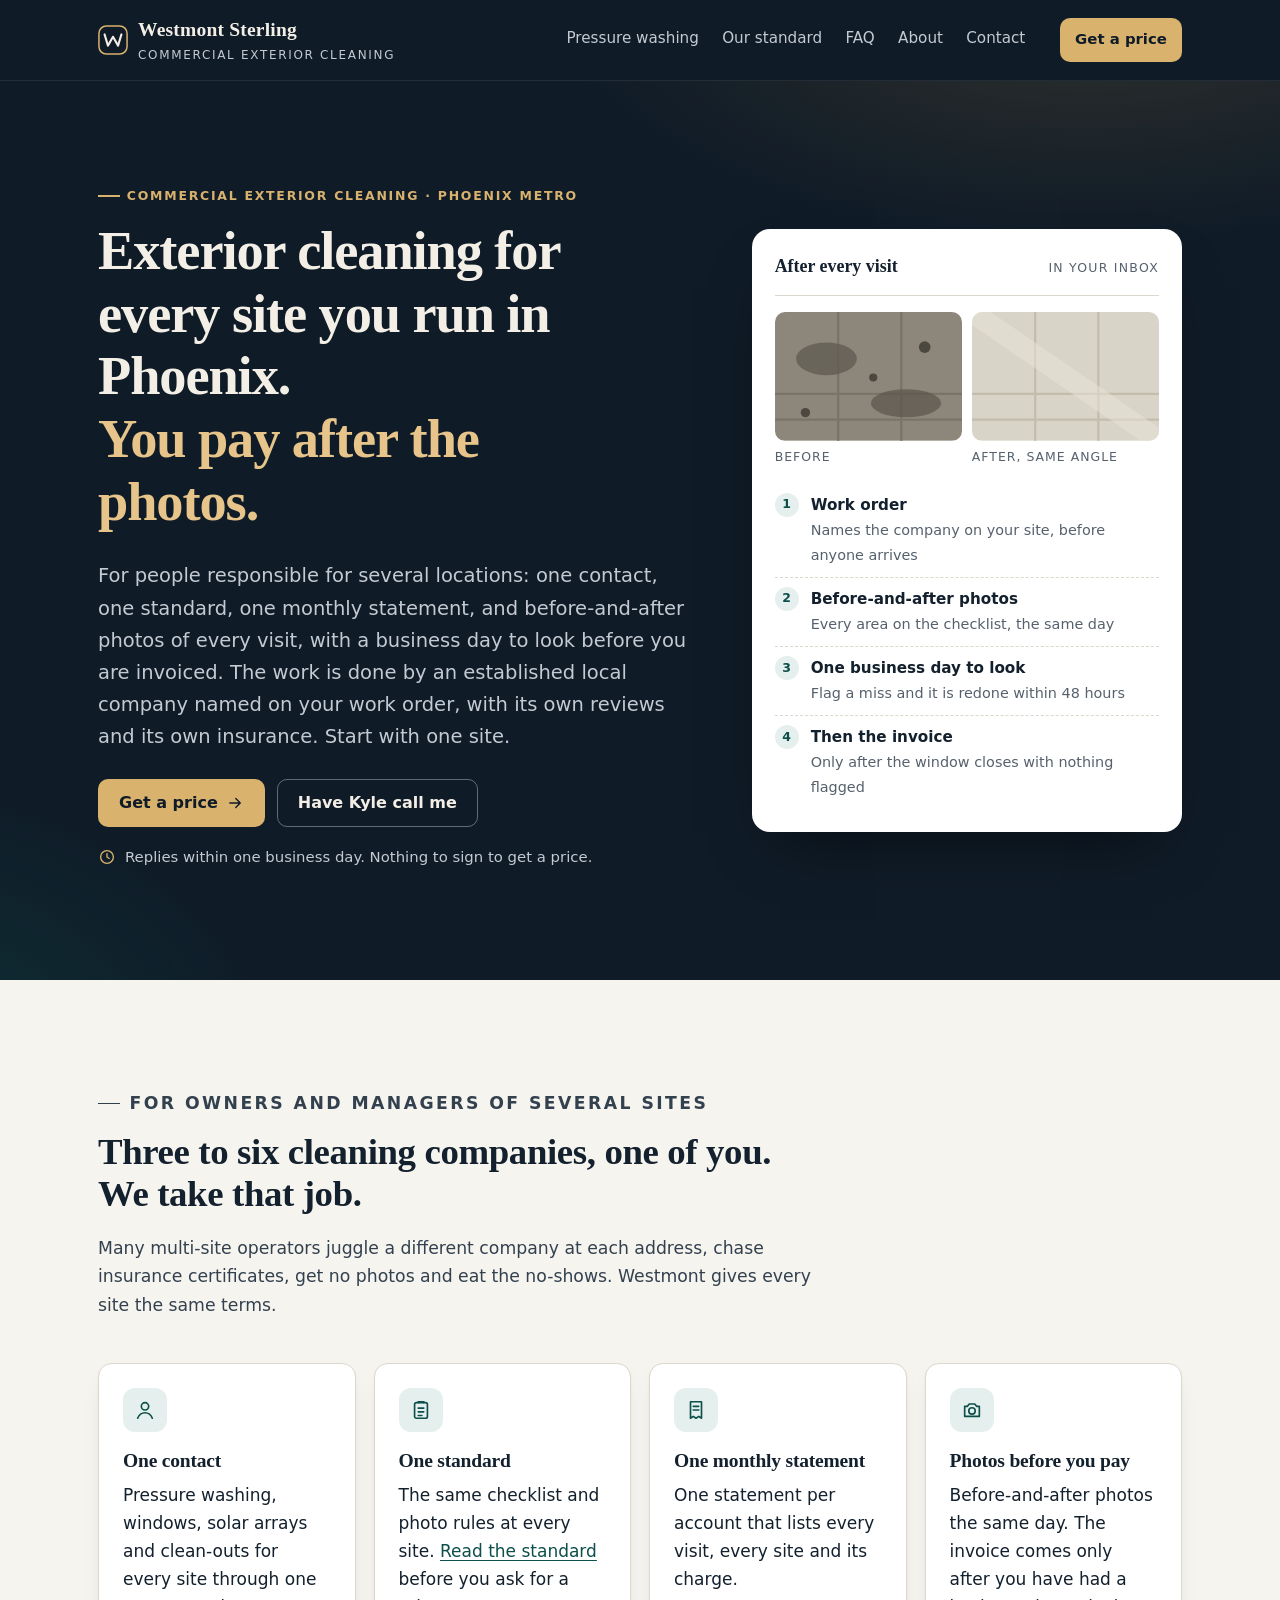
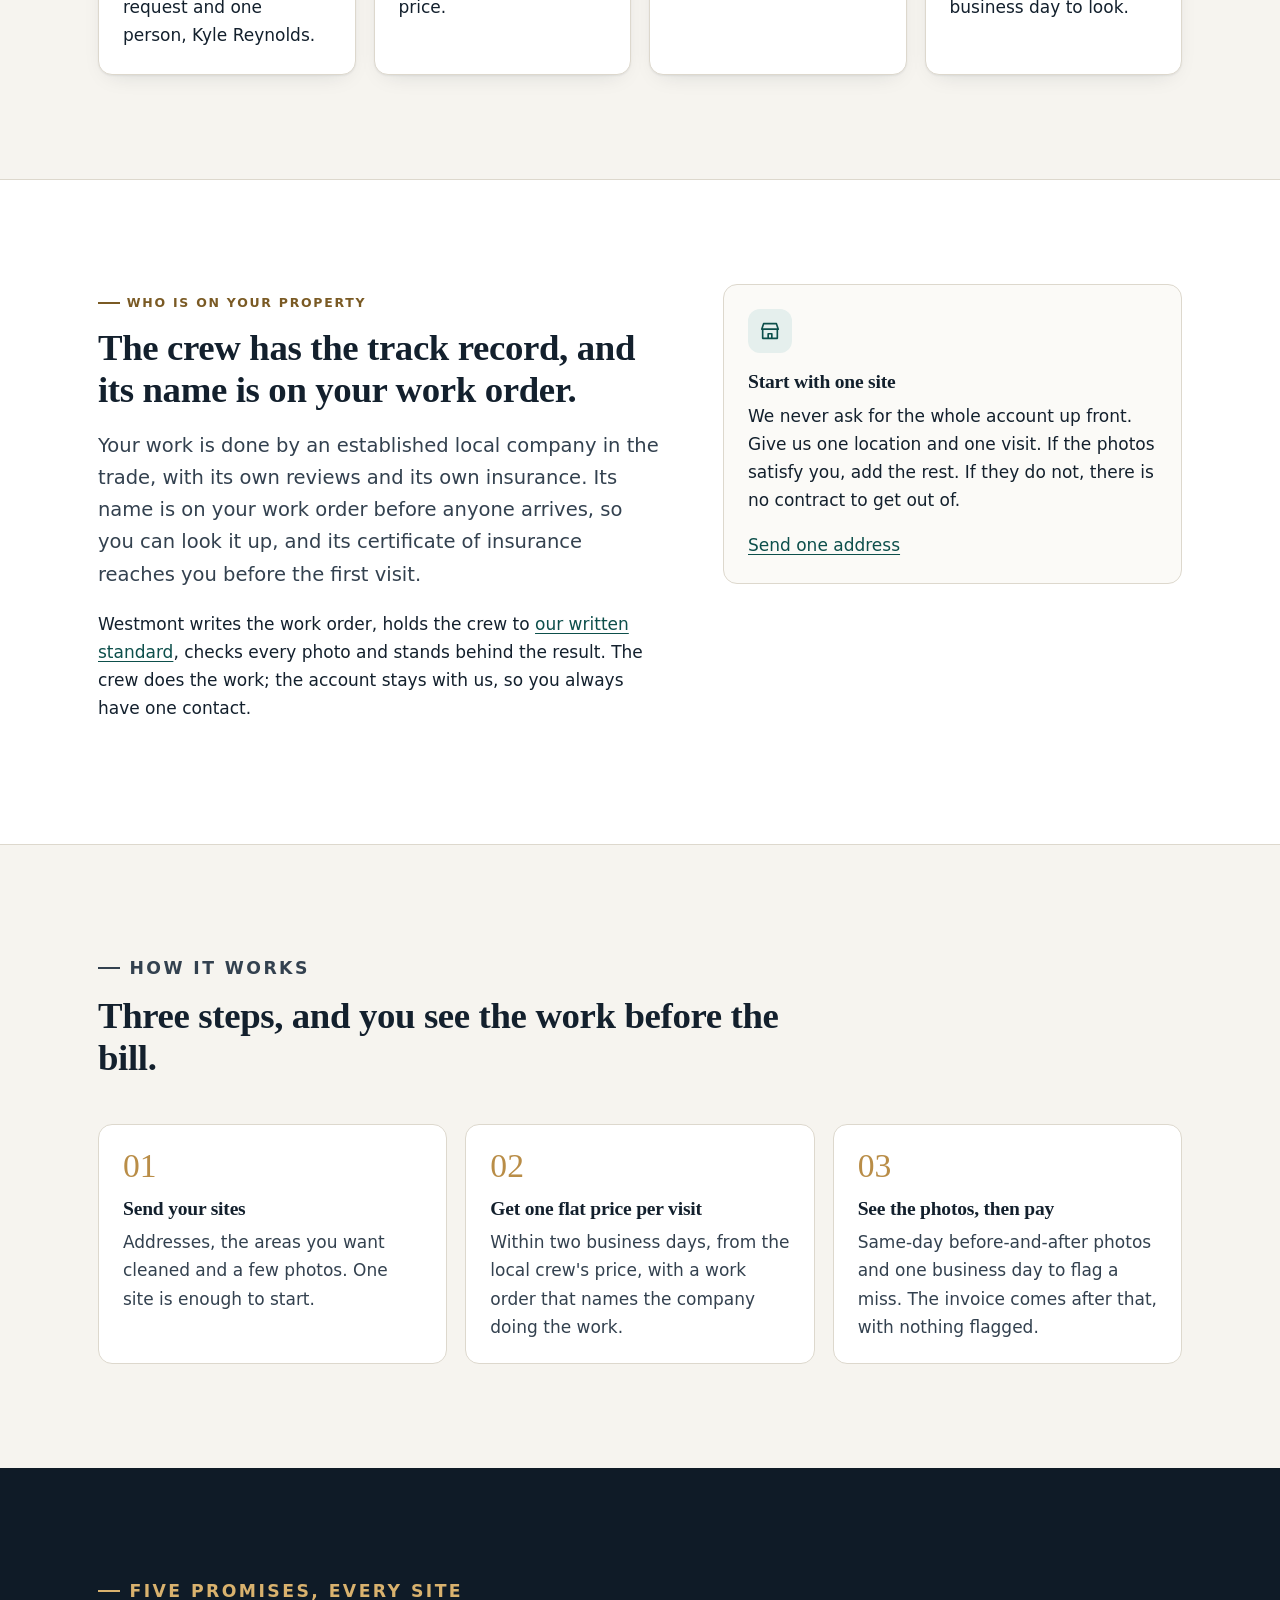
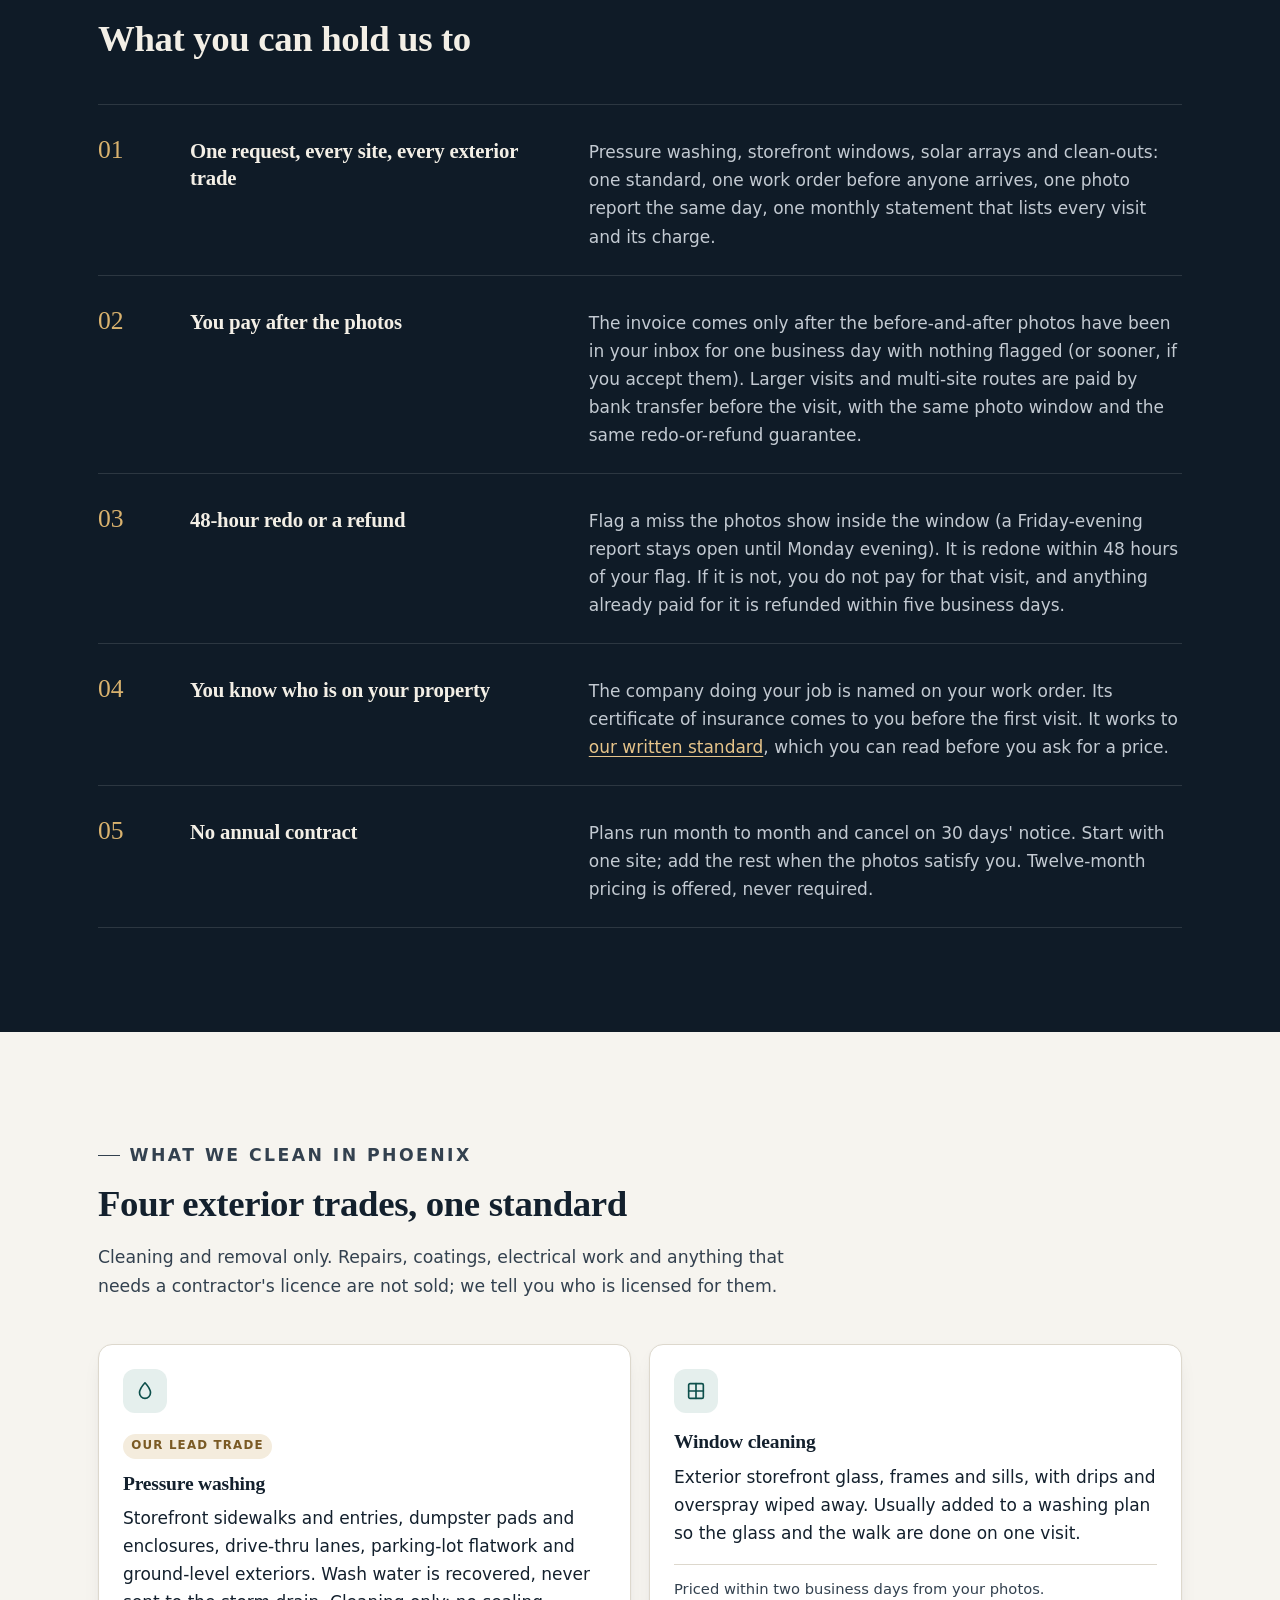
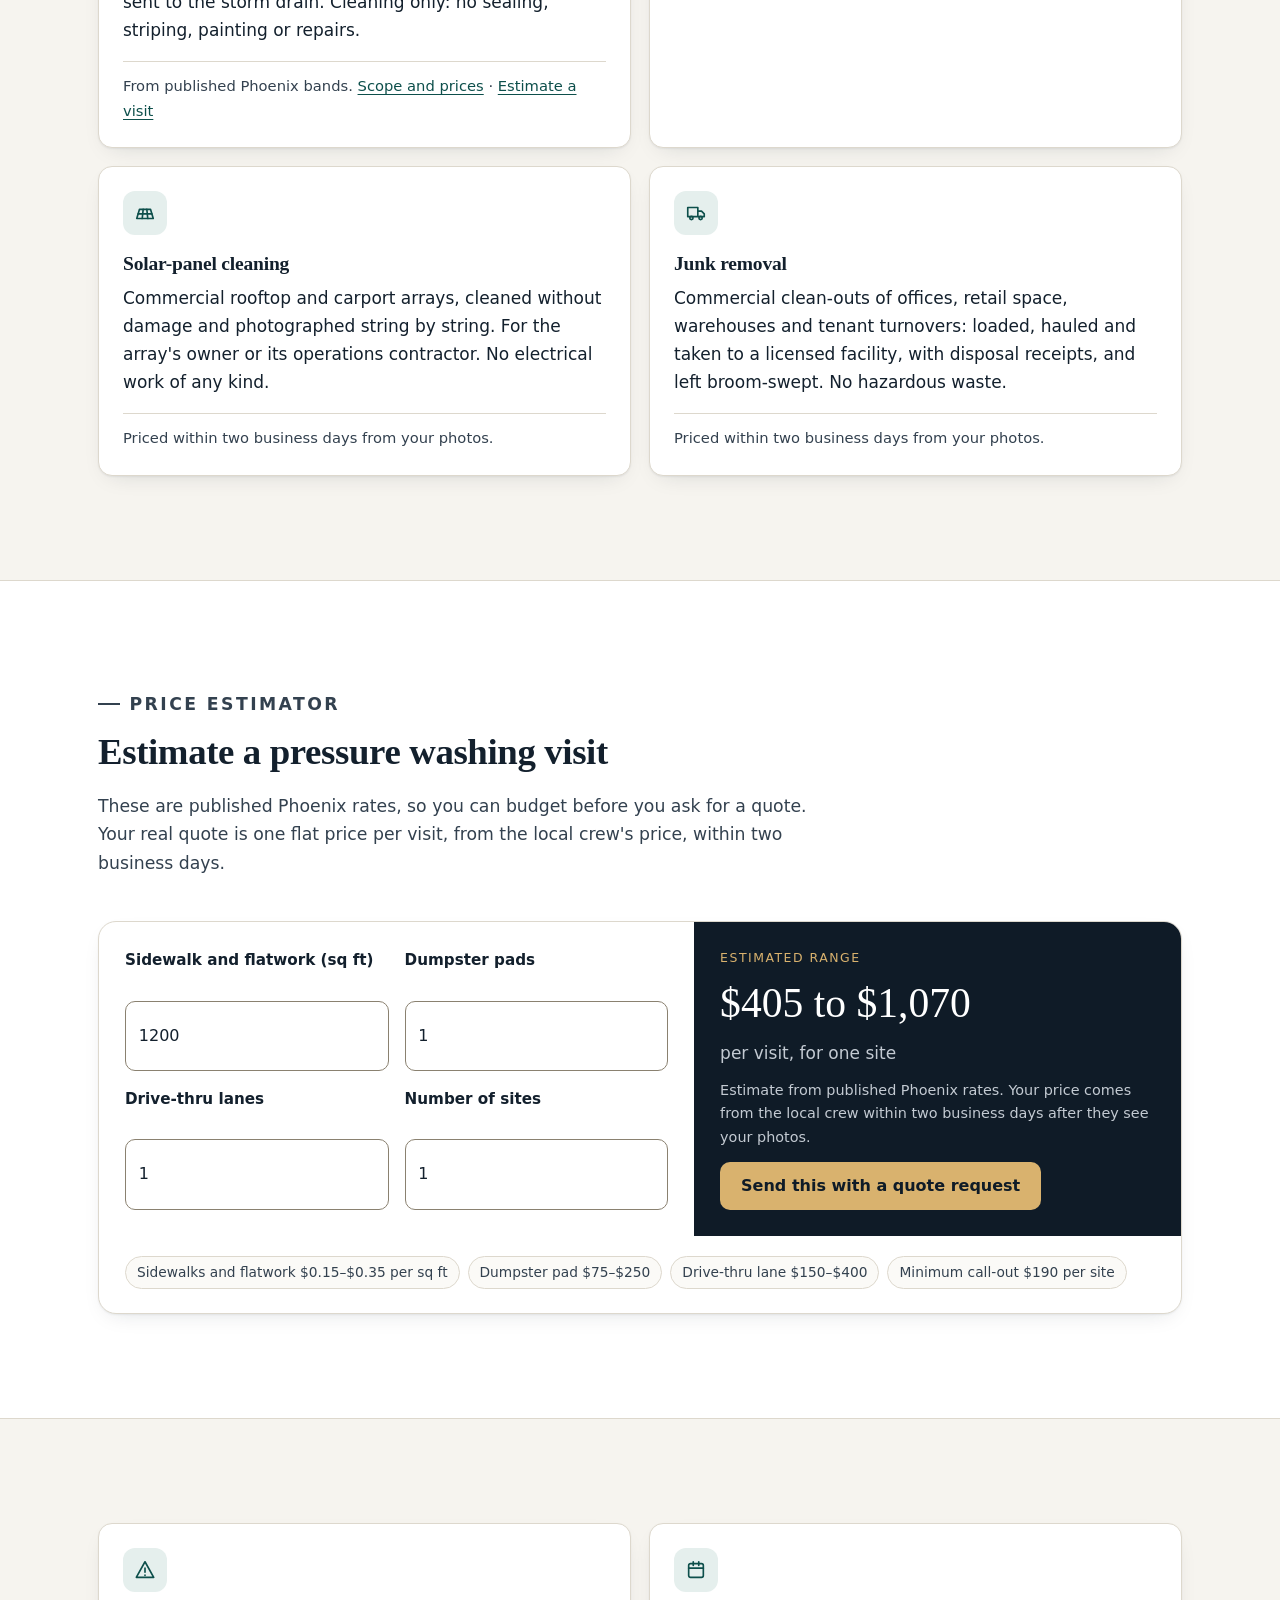
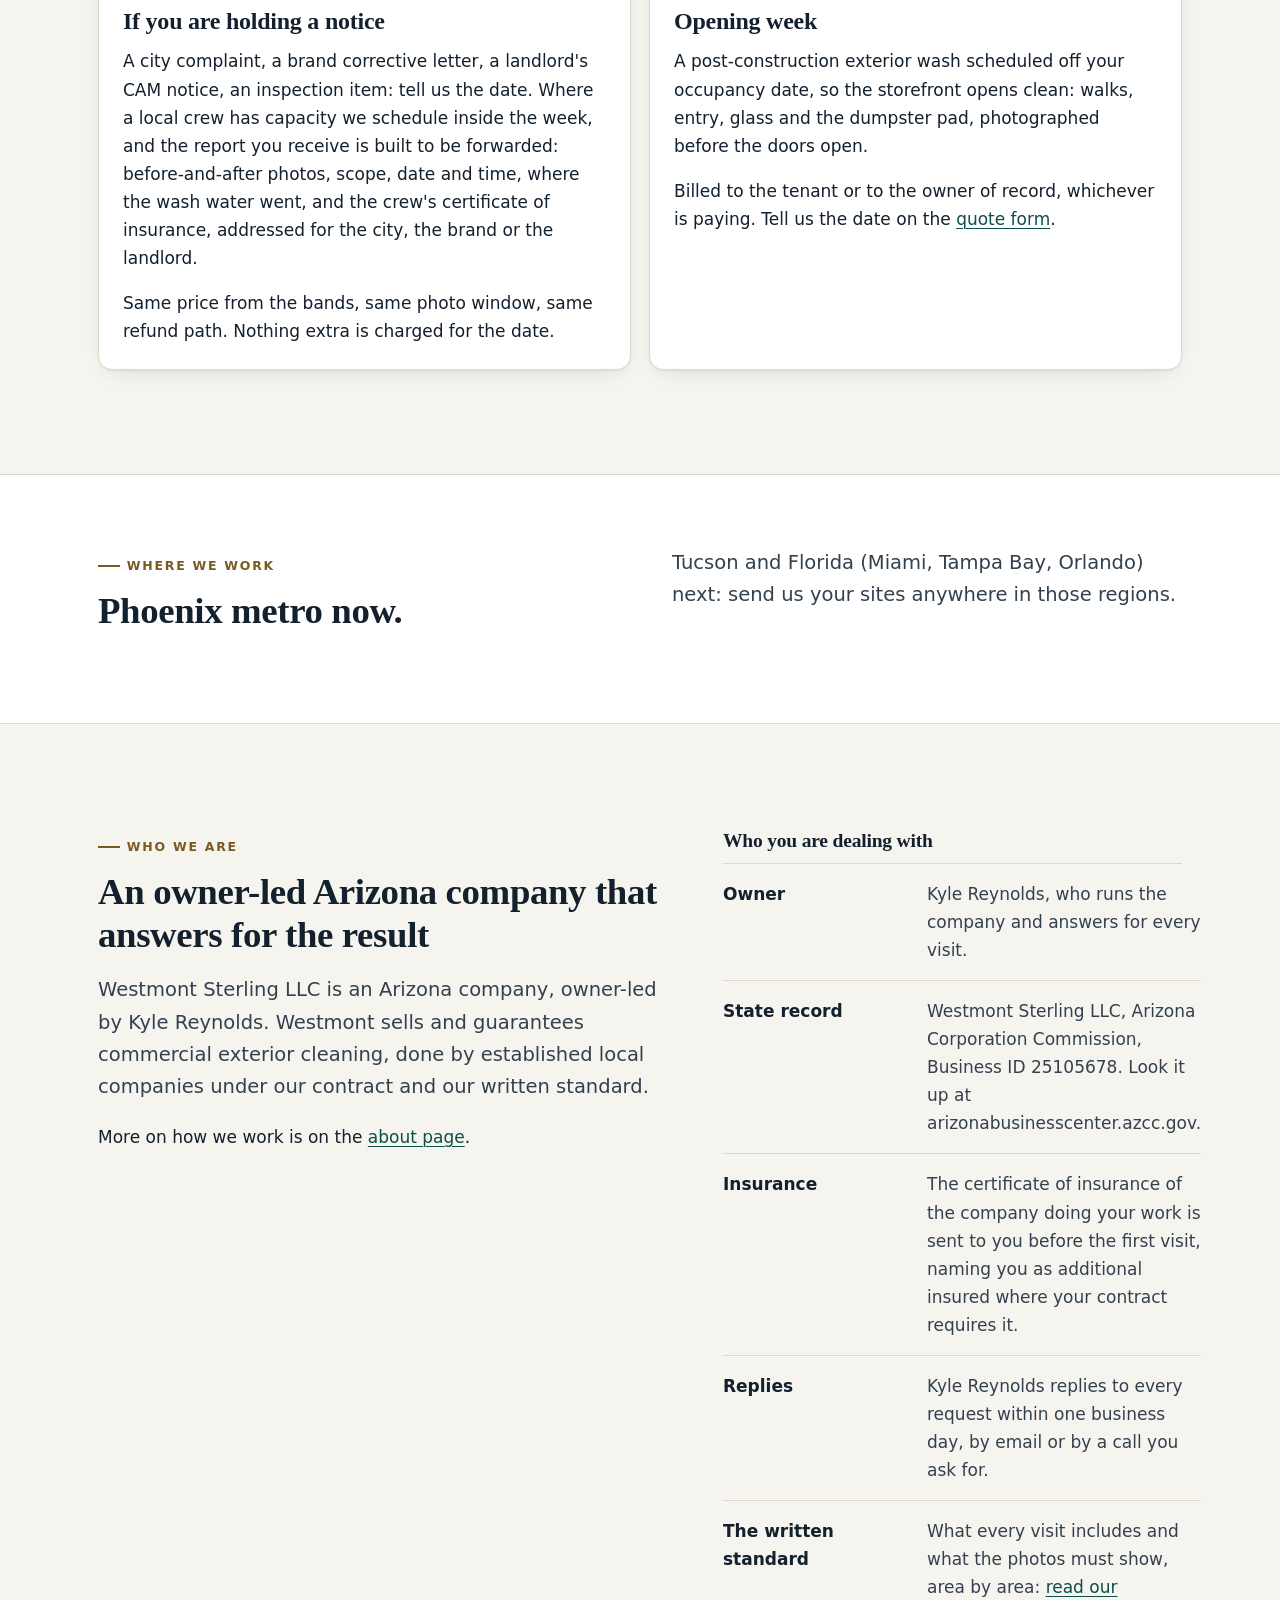
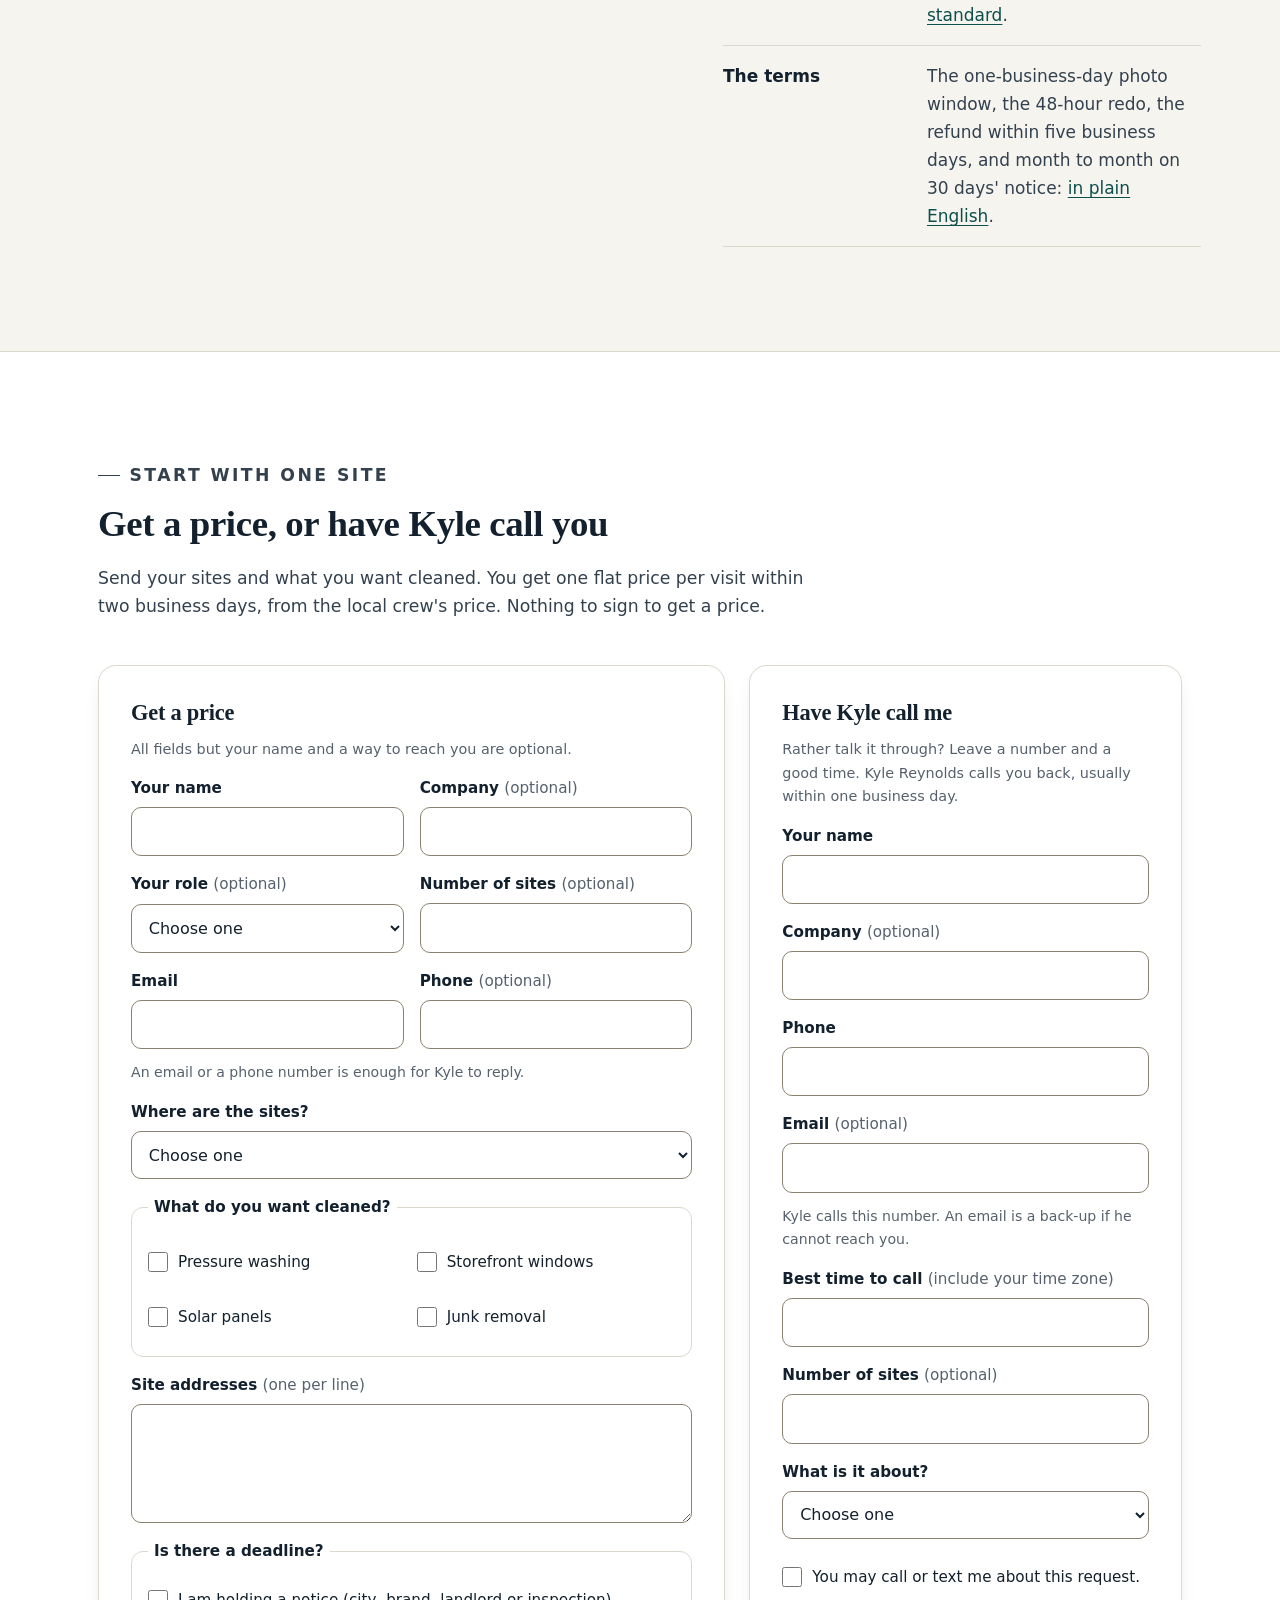
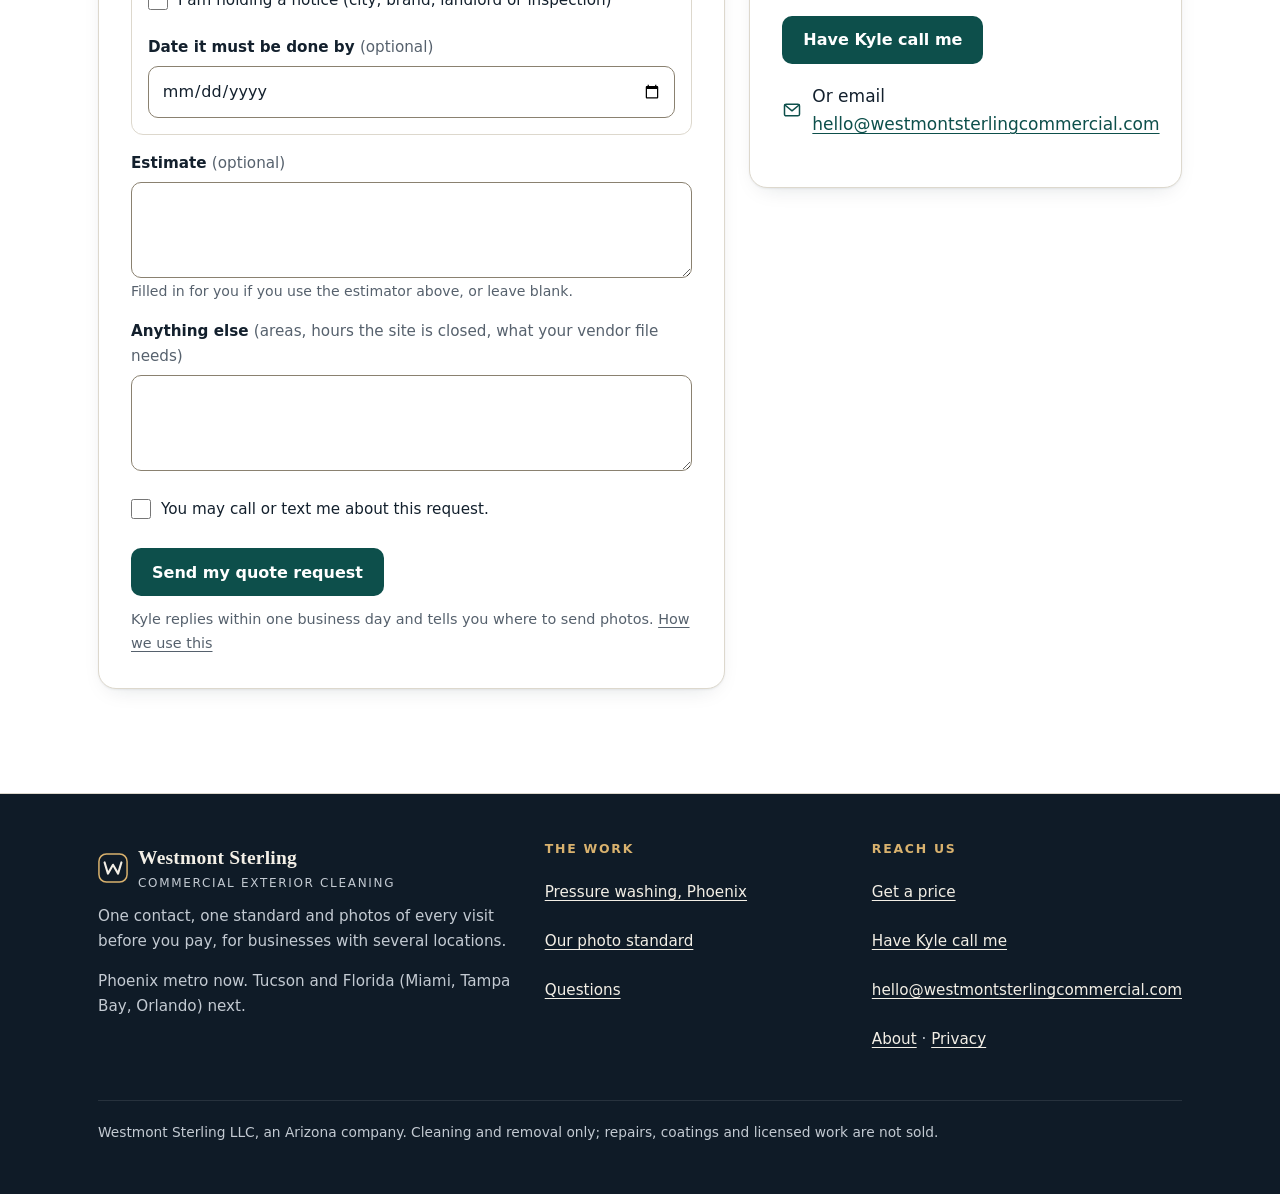
<file: index.html>
<!doctype html>
<html lang="en" class="no-js">
<head>
<meta charset="utf-8">
<meta name="viewport" content="width=device-width, initial-scale=1">
<title>Commercial Exterior Cleaning in Phoenix | Westmont Sterling</title>
<meta name="description" content="Exterior cleaning for multi-site businesses in Phoenix: one contact, one standard, photos of every visit, then the invoice. Start with one site.">
<link rel="canonical" href="https://westmontsterlingcommercial.com/">
<meta name="theme-color" content="#0f1b27">
<link rel="stylesheet" href="styles.css">
<script src="site.js" defer></script>
<script type="application/ld+json">{"@context":"https://schema.org","@type":"Organization","name":"Westmont Sterling","legalName":"Westmont Sterling LLC","url":"https://westmontsterlingcommercial.com/","email":"hello@westmontsterlingcommercial.com"}</script>
</head>
<body>
<a class="skip" href="#main">Skip to content</a>
<header class="site-header">
  <div class="wrap">
    <a class="brand" href="index.html"><svg width="32" height="32" viewBox="0 0 32 32" aria-hidden="true" focusable="false"><rect x="1" y="1" width="30" height="30" rx="8" fill="none" stroke="#d9b26e" stroke-width="1.6"/><path d="M7 10l3.6 12L16 12.5 21.4 22 25 10" fill="none" stroke="#f3efe6" stroke-width="2.2" stroke-linecap="round" stroke-linejoin="round"/></svg><span>Westmont Sterling<small>Commercial exterior cleaning</small></span></a>
    <nav class="site-nav" aria-label="Main"><ul><li><a href="pressure-washing-phoenix.html">Pressure washing</a></li><li><a href="standard.html">Our standard</a></li><li><a href="faq.html">FAQ</a></li><li><a href="about.html">About</a></li><li><a href="contact.html">Contact</a></li></ul></nav>
    <a class="btn btn-brass btn-sm header-cta" href="#quote">Get a price</a>
  </div>
</header>
<main id="main">
<section class="hero on-night">
  <div class="wrap">
    <div>
      <p class="eyebrow">Commercial exterior cleaning · Phoenix metro</p>
      <h1>Exterior cleaning for every site you run in Phoenix. <span>You pay after the photos.</span></h1>
      <p class="lede">For people responsible for several locations: one contact, one standard, one monthly statement, and before-and-after photos of every visit, with a business day to look before you are invoiced. The work is done by an established local company named on your work order, with its own reviews and its own insurance. Start with one site.</p>
      <div class="actions">
        <a class="btn btn-brass" href="#quote">Get a price <svg width="24" height="24" viewBox="0 0 24 24" fill="none" stroke="currentColor" stroke-width="1.8" stroke-linecap="round" stroke-linejoin="round" aria-hidden="true" focusable="false"><path d="M5 12h14M13 6l6 6-6 6"/></svg></a>
        <a class="btn btn-ghost" href="#call">Have Kyle call me</a>
      </div>
      <p class="hero-note"><svg width="24" height="24" viewBox="0 0 24 24" fill="none" stroke="currentColor" stroke-width="1.8" stroke-linecap="round" stroke-linejoin="round" aria-hidden="true" focusable="false"><circle cx="12" cy="12" r="8.5"/><path d="M12 7.5V12l3 2"/></svg>Replies within one business day. Nothing to sign to get a price.</p>
    </div>
    <div class="report" role="group" aria-label="What arrives after every visit">
      <div class="report-head"><strong>After every visit</strong><span>In your inbox</span></div>
      <div class="ba">
        <figure><svg width="160" height="110" viewBox="0 0 160 110" role="img" aria-label="Illustration: a stained concrete pad before cleaning"><rect width="160" height="110" fill="#8d877b"/><path d="M0 70h160M0 92h160M54 0v110M108 0v110" stroke="#7a7468" stroke-width="2"/><ellipse cx="44" cy="40" rx="26" ry="14" fill="#5f5a50" opacity=".75"/><ellipse cx="112" cy="78" rx="30" ry="12" fill="#5a554b" opacity=".7"/><circle cx="128" cy="30" r="5" fill="#4d483f"/><circle cx="84" cy="56" r="3.5" fill="#4d483f"/><circle cx="26" cy="86" r="4" fill="#4d483f"/></svg><figcaption>Before</figcaption></figure>
        <figure><svg width="160" height="110" viewBox="0 0 160 110" role="img" aria-label="Illustration: the same pad, clean, from the same angle"><rect width="160" height="110" fill="#d9d4c8"/><path d="M0 70h160M0 92h160M54 0v110M108 0v110" stroke="#c4bdae" stroke-width="2"/><path d="M0 0l160 110" stroke="#e7e2d7" stroke-width="18" opacity=".55"/></svg><figcaption>After, same angle</figcaption></figure>
      </div>
      <ol>
        <li><div><b>Work order</b><span>Names the company on your site, before anyone arrives</span></div></li>
        <li><div><b>Before-and-after photos</b><span>Every area on the checklist, the same day</span></div></li>
        <li><div><b>One business day to look</b><span>Flag a miss and it is redone within 48 hours</span></div></li>
        <li><div><b>Then the invoice</b><span>Only after the window closes with nothing flagged</span></div></li>
      </ol>
    </div>
  </div>
</section>

<section class="section" aria-labelledby="why">
  <div class="wrap">
    <div class="section-head">
      <p class="eyebrow">For owners and managers of several sites</p>
      <h2 id="why">Three to six cleaning companies, one of you. We take that job.</h2>
      <p>Many multi-site operators juggle a different company at each address, chase insurance certificates, get no photos and eat the no-shows. Westmont gives every site the same terms.</p>
    </div>
    <div class="grid grid-4">
      <div class="card"><div class="icon"><svg width="24" height="24" viewBox="0 0 24 24" fill="none" stroke="currentColor" stroke-width="1.8" stroke-linecap="round" stroke-linejoin="round" aria-hidden="true" focusable="false"><circle cx="12" cy="8" r="4"/><path d="M4 21c1.5-4 4.5-6 8-6s6.5 2 8 6"/></svg></div><h3>One contact</h3><p>Pressure washing, windows, solar arrays and clean-outs for every site through one request and one person, Kyle Reynolds.</p></div>
      <div class="card"><div class="icon"><svg width="24" height="24" viewBox="0 0 24 24" fill="none" stroke="currentColor" stroke-width="1.8" stroke-linecap="round" stroke-linejoin="round" aria-hidden="true" focusable="false"><rect x="5" y="4" width="14" height="17" rx="2"/><path d="M9 4V3h6v1M9 10h6M9 14h6M9 18h4"/></svg></div><h3>One standard</h3><p>The same checklist and photo rules at every site. <a href="standard.html">Read the standard</a> before you ask for a price.</p></div>
      <div class="card"><div class="icon"><svg width="24" height="24" viewBox="0 0 24 24" fill="none" stroke="currentColor" stroke-width="1.8" stroke-linecap="round" stroke-linejoin="round" aria-hidden="true" focusable="false"><path d="M6 3h12v18l-3-2-3 2-3-2-3 2z"/><path d="M9 8h6M9 12h6"/></svg></div><h3>One monthly statement</h3><p>One statement per account that lists every visit, every site and its charge.</p></div>
      <div class="card"><div class="icon"><svg width="24" height="24" viewBox="0 0 24 24" fill="none" stroke="currentColor" stroke-width="1.8" stroke-linecap="round" stroke-linejoin="round" aria-hidden="true" focusable="false"><path d="M4 8h3l2-2.5h6L17 8h3v11H4z"/><circle cx="12" cy="13" r="3.5"/></svg></div><h3>Photos before you pay</h3><p>Before-and-after photos the same day. The invoice comes only after you have had a business day to look.</p></div>
    </div>
  </div>
</section>

<section class="section section-alt" aria-labelledby="crew">
  <div class="wrap split split-wide">
    <div>
      <p class="eyebrow">Who is on your property</p>
      <h2 id="crew">The crew has the track record, and its name is on your work order.</h2>
      <p class="lede">Your work is done by an established local company in the trade, with its own reviews and its own insurance. Its name is on your work order before anyone arrives, so you can look it up, and its certificate of insurance reaches you before the first visit.</p>
      <p>Westmont writes the work order, holds the crew to <a href="standard.html">our written standard</a>, checks every photo and stands behind the result. The crew does the work; the account stays with us, so you always have one contact.</p>
    </div>
    <div class="card card-flat">
      <div class="icon"><svg width="24" height="24" viewBox="0 0 24 24" fill="none" stroke="currentColor" stroke-width="1.8" stroke-linecap="round" stroke-linejoin="round" aria-hidden="true" focusable="false"><path d="M4 10v10h16V10M3 10l2-6h14l2 6zM10 20v-5h4v5"/></svg></div>
      <h3>Start with one site</h3>
      <p>We never ask for the whole account up front. Give us one location and one visit. If the photos satisfy you, add the rest. If they do not, there is no contract to get out of.</p>
      <p><a href="#quote">Send one address</a></p>
    </div>
  </div>
</section>

<section class="section" aria-labelledby="how">
  <div class="wrap">
    <div class="section-head">
      <p class="eyebrow">How it works</p>
      <h2 id="how">Three steps, and you see the work before the bill.</h2>
    </div>
    <ol class="steps">
      <li><h3>Send your sites</h3><p>Addresses, the areas you want cleaned and a few photos. One site is enough to start.</p></li>
      <li><h3>Get one flat price per visit</h3><p>Within two business days, from the local crew's price, with a work order that names the company doing the work.</p></li>
      <li><h3>See the photos, then pay</h3><p>Same-day before-and-after photos and one business day to flag a miss. The invoice comes after that, with nothing flagged.</p></li>
    </ol>
  </div>
</section>

<section class="section on-night" aria-labelledby="promises">
  <div class="wrap">
    <div class="section-head">
      <p class="eyebrow">Five promises, every site</p>
      <h2 id="promises">What you can hold us to</h2>
    </div>
    <ol class="promises">
      <li><span class="num">01</span><h3>One request, every site, every exterior trade</h3><p>Pressure washing, storefront windows, solar arrays and clean-outs: one standard, one work order before anyone arrives, one photo report the same day, one monthly statement that lists every visit and its charge.</p></li>
      <li><span class="num">02</span><h3>You pay after the photos</h3><p>The invoice comes only after the before-and-after photos have been in your inbox for one business day with nothing flagged (or sooner, if you accept them). Larger visits and multi-site routes are paid by bank transfer before the visit, with the same photo window and the same redo-or-refund guarantee.</p></li>
      <li><span class="num">03</span><h3>48-hour redo or a refund</h3><p>Flag a miss the photos show inside the window (a Friday-evening report stays open until Monday evening). It is redone within 48 hours of your flag. If it is not, you do not pay for that visit, and anything already paid for it is refunded within five business days.</p></li>
      <li><span class="num">04</span><h3>You know who is on your property</h3><p>The company doing your job is named on your work order. Its certificate of insurance comes to you before the first visit. It works to <a href="standard.html">our written standard</a>, which you can read before you ask for a price.</p></li>
      <li><span class="num">05</span><h3>No annual contract</h3><p>Plans run month to month and cancel on 30 days' notice. Start with one site; add the rest when the photos satisfy you. Twelve-month pricing is offered, never required.</p></li>
    </ol>
  </div>
</section>

<section class="section" aria-labelledby="trades">
  <div class="wrap">
    <div class="section-head">
      <p class="eyebrow">What we clean in Phoenix</p>
      <h2 id="trades">Four exterior trades, one standard</h2>
      <p>Cleaning and removal only. Repairs, coatings, electrical work and anything that needs a contractor's licence are not sold; we tell you who is licensed for them.</p>
    </div>
    <div class="grid grid-2">
      <div class="card"><div class="icon"><svg width="24" height="24" viewBox="0 0 24 24" fill="none" stroke="currentColor" stroke-width="1.8" stroke-linecap="round" stroke-linejoin="round" aria-hidden="true" focusable="false"><path d="M12 3s6 6.5 6 11a6 6 0 0 1-12 0c0-4.5 6-11 6-11z"/></svg></div><span class="tag">Our lead trade</span><h3>Pressure washing</h3><p>Storefront sidewalks and entries, dumpster pads and enclosures, drive-thru lanes, parking-lot flatwork and ground-level exteriors. Wash water is recovered, never sent to the storm drain. Cleaning only: no sealing, striping, painting or repairs.</p><p class="price-note">From published Phoenix bands. <a href="pressure-washing-phoenix.html">Scope and prices</a> · <a href="#estimate">Estimate a visit</a></p></div>
      <div class="card"><div class="icon"><svg width="24" height="24" viewBox="0 0 24 24" fill="none" stroke="currentColor" stroke-width="1.8" stroke-linecap="round" stroke-linejoin="round" aria-hidden="true" focusable="false"><rect x="4" y="4" width="16" height="16" rx="1.5"/><path d="M12 4v16M4 12h16"/></svg></div><h3>Window cleaning</h3><p>Exterior storefront glass, frames and sills, with drips and overspray wiped away. Usually added to a washing plan so the glass and the walk are done on one visit.</p><p class="price-note">Priced within two business days from your photos.</p></div>
      <div class="card"><div class="icon"><svg width="24" height="24" viewBox="0 0 24 24" fill="none" stroke="currentColor" stroke-width="1.8" stroke-linecap="round" stroke-linejoin="round" aria-hidden="true" focusable="false"><path d="M3 18l3-10h12l3 10z"/><path d="M4.5 13h15M10 8l-1 10M14 8l1 10"/></svg></div><h3>Solar-panel cleaning</h3><p>Commercial rooftop and carport arrays, cleaned without damage and photographed string by string. For the array's owner or its operations contractor. No electrical work of any kind.</p><p class="price-note">Priced within two business days from your photos.</p></div>
      <div class="card"><div class="icon"><svg width="24" height="24" viewBox="0 0 24 24" fill="none" stroke="currentColor" stroke-width="1.8" stroke-linecap="round" stroke-linejoin="round" aria-hidden="true" focusable="false"><path d="M3 6h11v10H3zM14 10h4l3 3v3h-7"/><circle cx="7" cy="17.5" r="1.8"/><circle cx="17" cy="17.5" r="1.8"/></svg></div><h3>Junk removal</h3><p>Commercial clean-outs of offices, retail space, warehouses and tenant turnovers: loaded, hauled and taken to a licensed facility, with disposal receipts, and left broom-swept. No hazardous waste.</p><p class="price-note">Priced within two business days from your photos.</p></div>
    </div>
  </div>
</section>

<section class="section section-alt" id="estimate" aria-labelledby="estimate-h">
  <div class="wrap">
    <div class="section-head">
      <p class="eyebrow">Price estimator</p>
      <h2 id="estimate-h">Estimate a pressure washing visit</h2>
      <p>These are published Phoenix rates, so you can budget before you ask for a quote. Your real quote is one flat price per visit, from the local crew's price, within two business days.</p>
    </div>
    <div class="estimator-card">
      <div class="estimator-grid" id="estimator" hidden>
        <div class="estimator-inputs">
          <div class="field"><label for="est-sqft">Sidewalk and flatwork (sq ft)</label><input id="est-sqft" type="number" min="0" step="50" inputmode="numeric" value="1200"></div>
          <div class="field"><label for="est-pads">Dumpster pads</label><input id="est-pads" type="number" min="0" step="1" inputmode="numeric" value="1"></div>
          <div class="field"><label for="est-lanes">Drive-thru lanes</label><input id="est-lanes" type="number" min="0" step="1" inputmode="numeric" value="1"></div>
          <div class="field"><label for="est-sites">Number of sites</label><input id="est-sites" type="number" min="1" step="1" inputmode="numeric" value="1"></div>
        </div>
        <div class="estimator-result">
          <p class="label">Estimated range</p>
          <output id="est-output" for="est-sqft est-pads est-lanes est-sites" aria-live="polite">$190 minimum</output>
          <p class="per" id="est-per">per visit</p>
          <p class="fine">Estimate from published Phoenix rates. Your price comes from the local crew within two business days after they see your photos.</p>
          <button type="button" class="btn btn-brass" id="est-send">Send this with a quote request</button>
        </div>
      </div>
      <ul class="rates js-only" aria-label="Rates used">
        <li>Sidewalks and flatwork $0.15–$0.35 per sq ft</li>
        <li>Dumpster pad $75–$250</li>
        <li>Drive-thru lane $150–$400</li>
        <li>Minimum call-out $190 per site</li>
      </ul>
      <div class="nojs-only" style="padding:20px"><div class="table-wrap">
      <table>
        <caption>Pressure washing in Phoenix, per visit</caption>
        <thead><tr><th scope="col">Area</th><th scope="col">Published Phoenix band</th></tr></thead>
        <tbody>
          <tr><th scope="row">Sidewalks and flatwork</th><td class="num">$0.15–$0.35 per sq ft</td></tr>
          <tr><th scope="row">Dumpster pad and enclosure</th><td class="num">$75–$250 each, with a lane or a walk</td></tr>
          <tr><th scope="row">Drive-thru lane</th><td class="num">$150–$400 each</td></tr>
          <tr><th scope="row">Minimum call-out</th><td class="num">$190 per site</td></tr>
        </tbody>
      </table>
    </div></div>
    </div>
  </div>
</section>

<section class="section" aria-labelledby="urgent">
  <div class="wrap">
    <div class="grid grid-2">
      <div class="card"><div class="icon"><svg width="24" height="24" viewBox="0 0 24 24" fill="none" stroke="currentColor" stroke-width="1.8" stroke-linecap="round" stroke-linejoin="round" aria-hidden="true" focusable="false"><path d="M12 3l9.5 17h-19z"/><path d="M12 10v4.5M12 17.5v.5"/></svg></div><h2 id="urgent" style="font-size:1.5rem">If you are holding a notice</h2><p>A city complaint, a brand corrective letter, a landlord's CAM notice, an inspection item: tell us the date. Where a local crew has capacity we schedule inside the week, and the report you receive is built to be forwarded: before-and-after photos, scope, date and time, where the wash water went, and the crew's certificate of insurance, addressed for the city, the brand or the landlord.</p><p>Same price from the bands, same photo window, same refund path. Nothing extra is charged for the date.</p></div>
      <div class="card"><div class="icon"><svg width="24" height="24" viewBox="0 0 24 24" fill="none" stroke="currentColor" stroke-width="1.8" stroke-linecap="round" stroke-linejoin="round" aria-hidden="true" focusable="false"><rect x="4" y="5" width="16" height="15" rx="2"/><path d="M4 10h16M9 3v4M15 3v4"/></svg></div><h2 style="font-size:1.5rem">Opening week</h2><p>A post-construction exterior wash scheduled off your occupancy date, so the storefront opens clean: walks, entry, glass and the dumpster pad, photographed before the doors open.</p><p>Billed to the tenant or to the owner of record, whichever is paying. Tell us the date on the <a href="#quote">quote form</a>.</p></div>
    </div>
  </div>
</section>

<section class="section-tight section-alt" aria-labelledby="where">
  <div class="wrap split">
    <div>
      <p class="eyebrow">Where we work</p>
      <h2 id="where">Phoenix metro now.</h2>
    </div>
    <div>
      <p class="lede">Tucson and Florida (Miami, Tampa Bay, Orlando) next: send us your sites anywhere in those regions.</p>
    </div>
  </div>
</section>

<section class="section" aria-labelledby="who-we-are">
  <div class="wrap split split-wide">
    <div>
      <p class="eyebrow">Who we are</p>
      <h2 id="who-we-are">An owner-led Arizona company that answers for the result</h2>
      <p class="lede">Westmont Sterling LLC is an Arizona company, owner-led by Kyle Reynolds. Westmont sells and guarantees commercial exterior cleaning, done by established local companies under our contract and our written standard.</p>
      <p>More on how we work is on the <a href="about.html">about page</a>.</p>
    </div>
    <div>
      <h3>Who you are dealing with</h3>
      <dl class="trust">
      <div><dt>Owner</dt><dd>Kyle Reynolds, who runs the company and answers for every visit.</dd></div>
      <div><dt>State record</dt><dd>Westmont Sterling LLC, Arizona Corporation Commission, Business ID 25105678. Look it up at arizonabusinesscenter.azcc.gov.</dd></div>
      <div><dt>Insurance</dt><dd>The certificate of insurance of the company doing your work is sent to you before the first visit, naming you as additional insured where your contract requires it.</dd></div>
      <div><dt>Replies</dt><dd>Kyle Reynolds replies to every request within one business day, by email or by a call you ask for.</dd></div>
      <div><dt>The written standard</dt><dd>What every visit includes and what the photos must show, area by area: <a href="standard.html">read our standard</a>.</dd></div>
      <div><dt>The terms</dt><dd>The one-business-day photo window, the 48-hour redo, the refund within five business days, and month to month on 30 days' notice: <a href="faq.html#terms">in plain English</a>.</dd></div>
    </dl>
    </div>
  </div>
</section>

<section class="section section-alt" aria-labelledby="get-price">
  <div class="wrap">
    <div class="section-head">
      <p class="eyebrow">Start with one site</p>
      <h2 id="get-price">Get a price, or have Kyle call you</h2>
      <p>Send your sites and what you want cleaned. You get one flat price per visit within two business days, from the local crew's price. Nothing to sign to get a price.</p>
    </div>
    <div class="forms-layout">
      <div class="form-card" id="quote">
        <h3>Get a price</h3>
        <p class="fine">All fields but your name and a way to reach you are optional.</p>
        <form id="quote-form" class="fields" name="quote-request" method="POST" action="https://westmont-commercial-requests.netlify.app/thanks.html" data-request>
      <input type="hidden" name="form-name" value="quote-request">
      <input type="hidden" name="source_page" value="">
      <p class="hp" aria-hidden="true"><label>Leave this field empty <input type="text" name="bot-field" tabindex="-1" autocomplete="off"></label></p>
      <div class="fields fields-2">
        <div class="field"><label for="q-name">Your name</label><input id="q-name" type="text" name="name" autocomplete="name" required></div>
        <div class="field"><label for="q-company">Company <span class="opt">(optional)</span></label><input id="q-company" type="text" name="company" autocomplete="organization"></div>
        <div class="field"><label for="q-role">Your role <span class="opt">(optional)</span></label>
          <select id="q-role" name="role">
            <option value="">Choose one</option>
            <option>Franchise owner or operator</option>
            <option>Property or portfolio manager</option>
            <option>Facilities or operations</option>
            <option>Something else</option>
          </select></div>
        <div class="field"><label for="q-sites">Number of sites <span class="opt">(optional)</span></label><input id="q-sites" type="number" name="sites_count" min="1" step="1" inputmode="numeric"></div>
        <div class="field"><label for="q-email">Email</label><input id="q-email" type="email" name="email" autocomplete="email" required aria-describedby="q-reach"></div>
        <div class="field"><label for="q-phone">Phone <span class="opt">(optional)</span></label><input id="q-phone" type="tel" name="phone" autocomplete="tel" aria-describedby="q-reach"></div>
      </div>
      <p class="hint" id="q-reach">An email or a phone number is enough for Kyle to reply.</p>
      <div class="field"><label for="q-city">Where are the sites?</label>
        <select id="q-city" name="city">
          <option value="">Choose one</option>
          <option>Phoenix metro</option>
          <option>Tucson</option>
          <option>Miami</option>
          <option>Tampa Bay</option>
          <option>Orlando</option>
          <option>Somewhere else</option>
        </select></div>
      <fieldset>
        <legend>What do you want cleaned?</legend>
        <div class="check-grid">
          <label class="check"><input type="checkbox" name="service_pressure_washing" value="yes"> Pressure washing</label>
          <label class="check"><input type="checkbox" name="service_windows" value="yes"> Storefront windows</label>
          <label class="check"><input type="checkbox" name="service_solar" value="yes"> Solar panels</label>
          <label class="check"><input type="checkbox" name="service_junk" value="yes"> Junk removal</label>
        </div>
      </fieldset>
      <div class="field"><label for="q-addresses">Site addresses <span class="opt">(one per line)</span></label><textarea id="q-addresses" name="site_addresses" rows="4"></textarea></div>
      <fieldset>
        <legend>Is there a deadline?</legend>
        <label class="check"><input type="checkbox" name="notice" value="yes"> I am holding a notice (city, brand, landlord or inspection)</label>
        <div class="field" style="margin-top:12px"><label for="q-deadline">Date it must be done by <span class="opt">(optional)</span></label><input id="q-deadline" type="date" name="deadline"></div>
      </fieldset>
      <div class="field"><label for="q-estimate">Estimate <span class="opt">(optional)</span></label><textarea id="q-estimate" name="estimate" rows="3" aria-describedby="q-estimate-hint"></textarea>
        <p class="hint" id="q-estimate-hint"><span class="js-only">Filled in for you if you use the estimator above, or leave blank.</span><span class="nojs-only">Work it out from the rates table above if you like, or leave blank.</span></p></div>
      <div class="field"><label for="q-notes">Anything else <span class="opt">(areas, hours the site is closed, what your vendor file needs)</span></label><textarea id="q-notes" name="notes" rows="3"></textarea></div>
      <label class="check"><input type="checkbox" name="consent_contact" value="yes"> You may call or text me about this request.</label>
      <p class="form-error" role="alert" hidden></p>
      <div class="form-actions">
        <button class="btn btn-primary" type="submit">Send my quote request</button>
        <p class="fine" style="margin:0">Kyle replies within one business day and tells you where to send photos. <a href="privacy.html">How we use this</a></p>
      </div>
    </form>
      </div>
      <div class="form-card" id="call">
        <h3>Have Kyle call me</h3>
        <p class="fine">Rather talk it through? Leave a number and a good time. Kyle Reynolds calls you back, usually within one business day.</p>
        <form id="call-form" class="fields" name="call-request" method="POST" action="https://westmont-commercial-requests.netlify.app/thanks.html" data-request>
      <input type="hidden" name="form-name" value="call-request">
      <input type="hidden" name="source_page" value="">
      <p class="hp" aria-hidden="true"><label>Leave this field empty <input type="text" name="bot-field" tabindex="-1" autocomplete="off"></label></p>
      <div class="field"><label for="c-name">Your name</label><input id="c-name" type="text" name="name" autocomplete="name" required></div>
      <div class="field"><label for="c-company">Company <span class="opt">(optional)</span></label><input id="c-company" type="text" name="company" autocomplete="organization"></div>
      <div class="field"><label for="c-phone">Phone</label><input id="c-phone" type="tel" name="phone" autocomplete="tel" required aria-describedby="c-reach"></div>
      <div class="field"><label for="c-email">Email <span class="opt js-only">(optional)</span></label><input id="c-email" type="email" name="email" autocomplete="email" required aria-describedby="c-reach"></div>
      <p class="hint" id="c-reach">Kyle calls this number. An email is a back-up if he cannot reach you.</p>
      <div class="field"><label for="c-time">Best time to call <span class="opt">(include your time zone)</span></label><input id="c-time" type="text" name="best_time"></div>
      <div class="field"><label for="c-sites">Number of sites <span class="opt">(optional)</span></label><input id="c-sites" type="number" name="sites_count" min="1" step="1" inputmode="numeric"></div>
      <div class="field"><label for="c-topic">What is it about?</label>
        <select id="c-topic" name="topic">
          <option value="">Choose one</option>
          <option>A price for my sites</option>
          <option>A notice with a deadline</option>
          <option>An opening-week wash</option>
          <option>Something else</option>
        </select></div>
      <label class="check"><input type="checkbox" name="consent_contact" value="yes"> You may call or text me about this request.</label>
      <p class="form-error" role="alert" hidden></p>
      <div class="form-actions"><button class="btn btn-primary" type="submit">Have Kyle call me</button></div>
    </form>
        <p class="contact-line"><svg width="24" height="24" viewBox="0 0 24 24" fill="none" stroke="currentColor" stroke-width="1.8" stroke-linecap="round" stroke-linejoin="round" aria-hidden="true" focusable="false"><rect x="3" y="5" width="18" height="14" rx="2"/><path d="M3.5 6l8.5 7 8.5-7"/></svg><span>Or email <a href="mailto:hello@westmontsterlingcommercial.com">hello@westmontsterlingcommercial.com</a></span></p>
      </div>
    </div>
  </div>
</section>
</main>
<footer class="site-footer">
  <div class="wrap">
    <div class="footer-grid">
      <div>
        <a class="brand" href="index.html"><svg width="32" height="32" viewBox="0 0 32 32" aria-hidden="true" focusable="false"><rect x="1" y="1" width="30" height="30" rx="8" fill="none" stroke="#d9b26e" stroke-width="1.6"/><path d="M7 10l3.6 12L16 12.5 21.4 22 25 10" fill="none" stroke="#f3efe6" stroke-width="2.2" stroke-linecap="round" stroke-linejoin="round"/></svg><span>Westmont Sterling<small>Commercial exterior cleaning</small></span></a>
        <p>One contact, one standard and photos of every visit before you pay, for businesses with several locations.</p>
        <p>Phoenix metro now. Tucson and Florida (Miami, Tampa Bay, Orlando) next.</p>
      </div>
      <div>
        <h2>The work</h2>
        <ul>
          <li><a href="pressure-washing-phoenix.html">Pressure washing, Phoenix</a></li>
          <li><a href="standard.html">Our photo standard</a></li>
          <li><a href="faq.html">Questions</a></li>
        </ul>
      </div>
      <div>
        <h2>Reach us</h2>
        <ul>
          <li><a href="contact.html#quote">Get a price</a></li>
          <li><a href="contact.html#call">Have Kyle call me</a></li>
          <li><a href="mailto:hello@westmontsterlingcommercial.com">hello@westmontsterlingcommercial.com</a></li>
          <li><a href="about.html">About</a> · <a href="privacy.html">Privacy</a></li>
        </ul>
      </div>
    </div>
    <p class="footer-legal">Westmont Sterling LLC, an Arizona company. Cleaning and removal only; repairs, coatings and licensed work are not sold.</p>
  </div>
</footer>
</body>
</html>
</file>
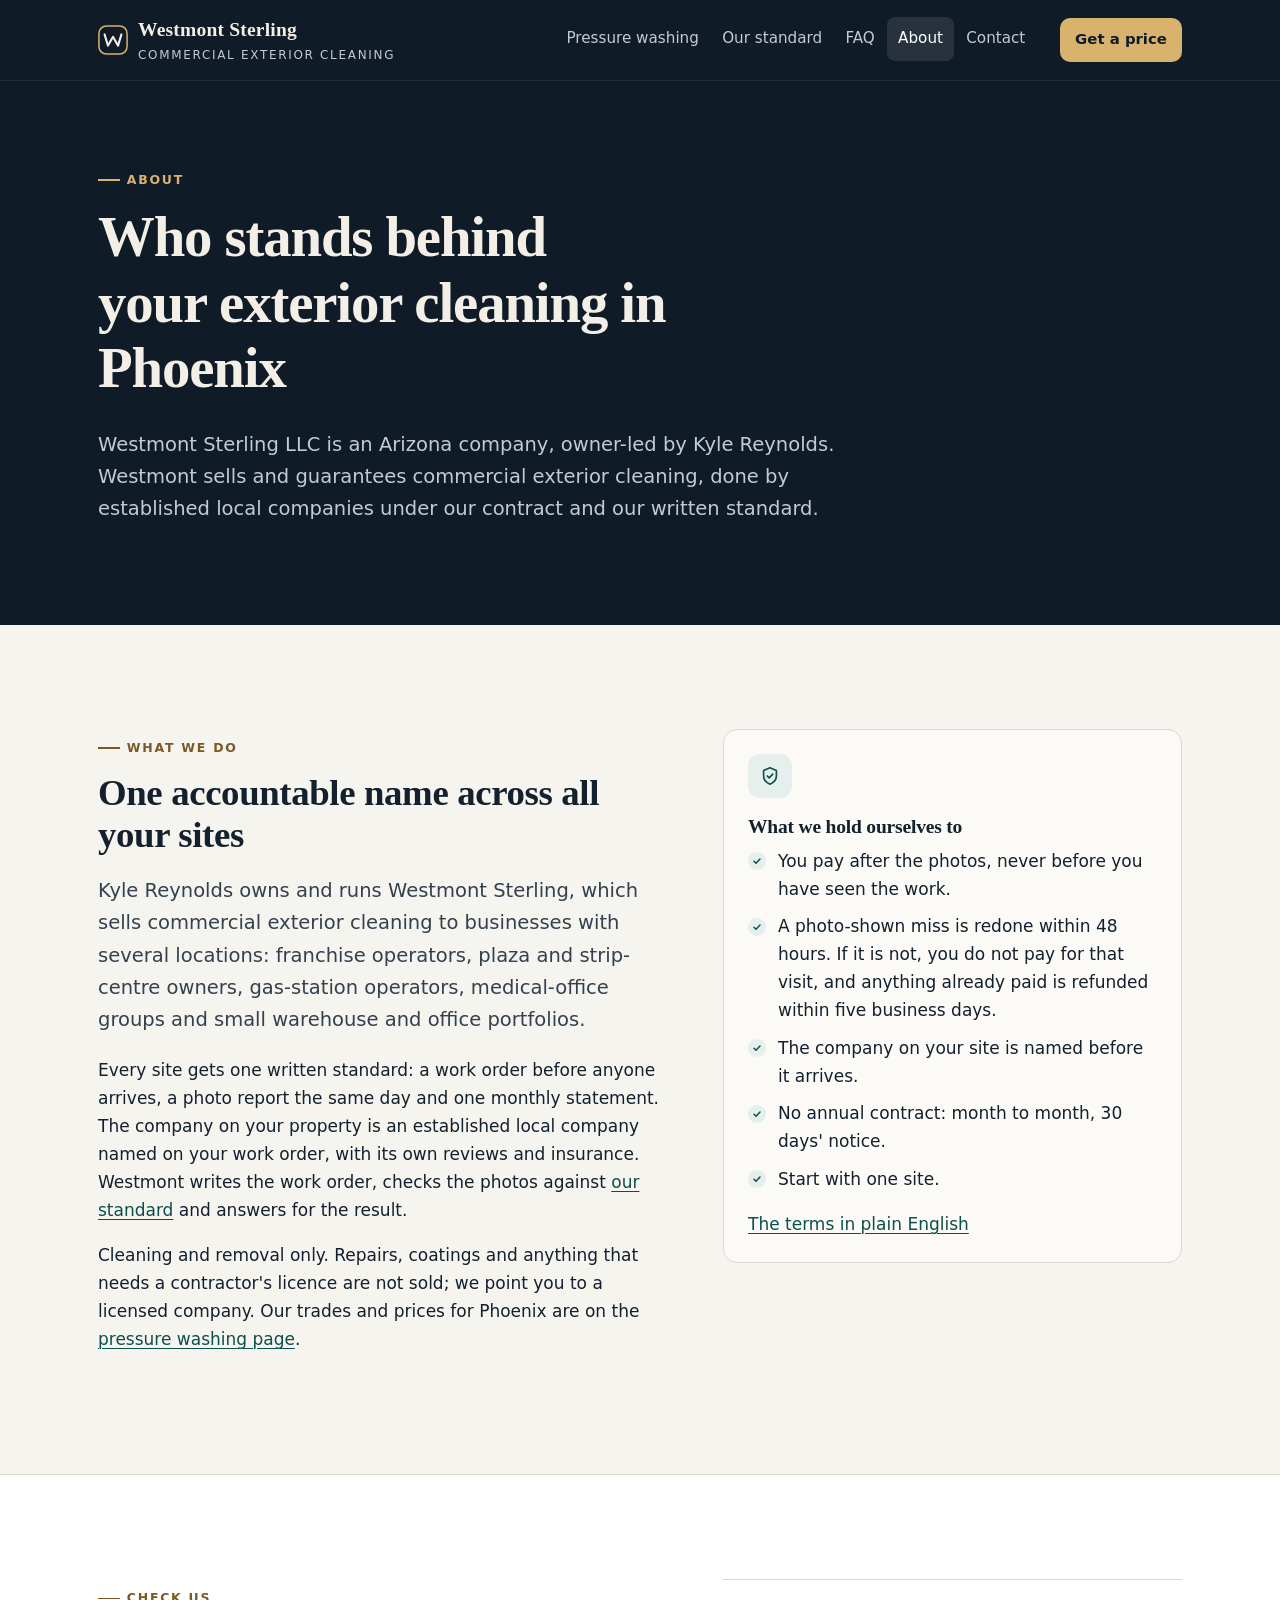
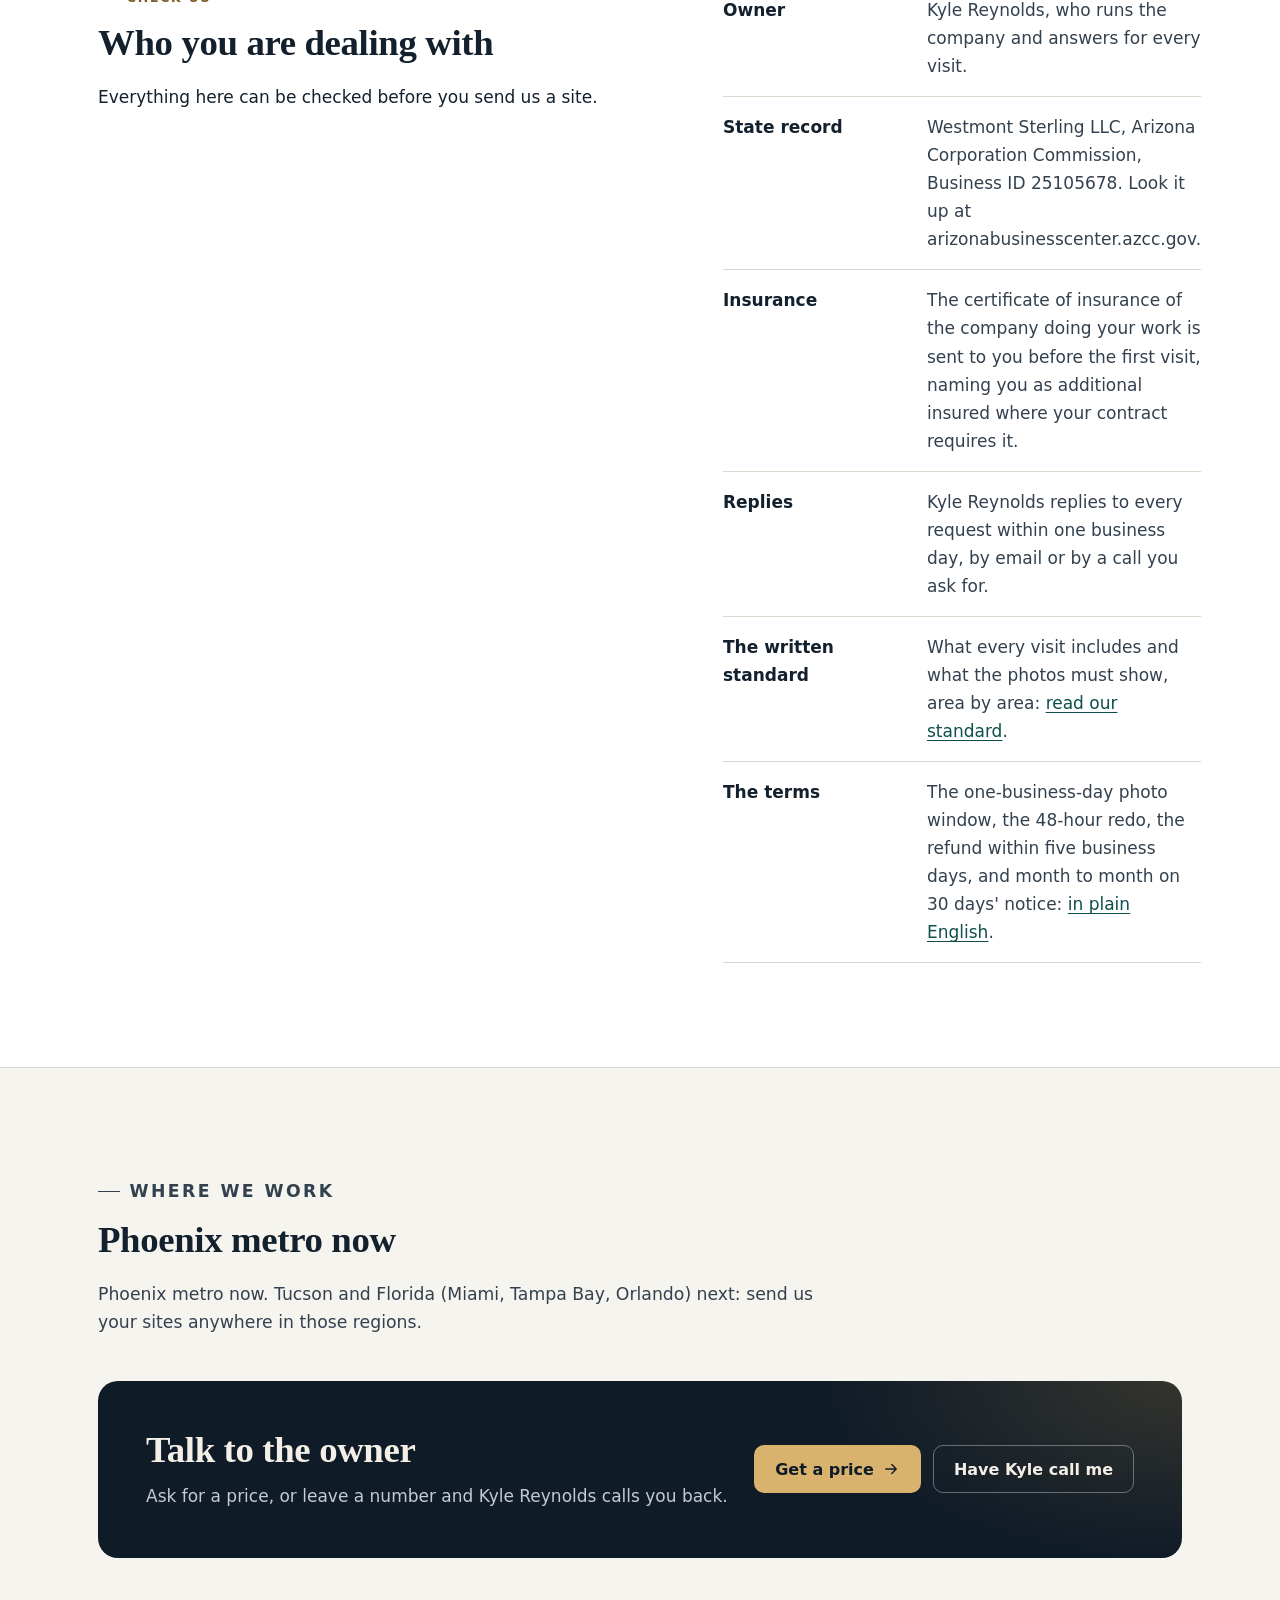
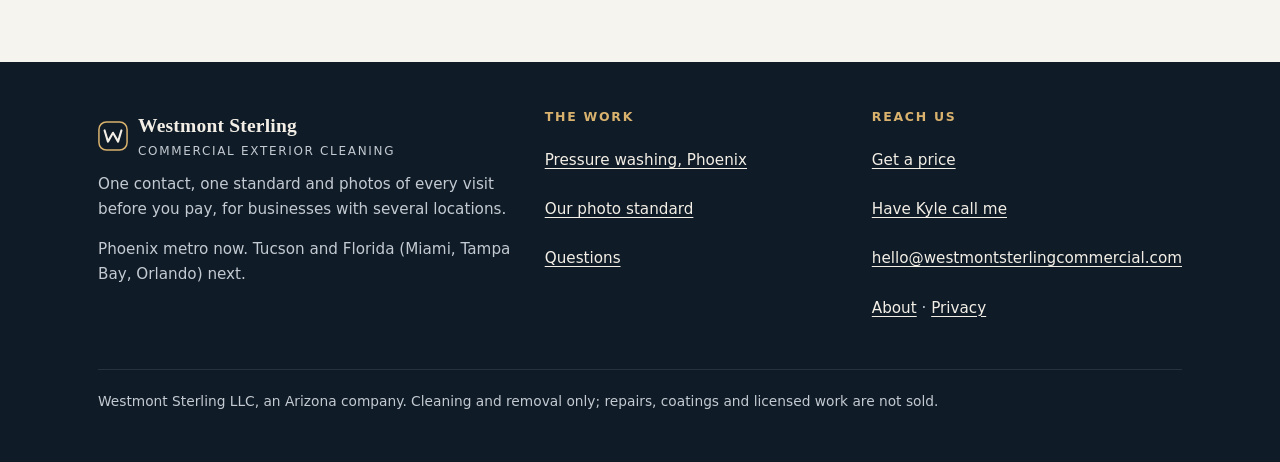
<file: about.html>
<!doctype html>
<html lang="en" class="no-js">
<head>
<meta charset="utf-8">
<meta name="viewport" content="width=device-width, initial-scale=1">
<title>About Us: Phoenix Exterior Cleaning | Westmont Sterling</title>
<meta name="description" content="Westmont Sterling LLC is an owner-led Arizona company selling exterior cleaning in Phoenix, done by named local crews to one written standard.">
<link rel="canonical" href="https://westmontsterlingcommercial.com/about.html">
<meta name="theme-color" content="#0f1b27">
<link rel="stylesheet" href="styles.css">
<script src="site.js" defer></script>
<script type="application/ld+json">{"@context":"https://schema.org","@type":"Organization","name":"Westmont Sterling","legalName":"Westmont Sterling LLC","url":"https://westmontsterlingcommercial.com/","email":"hello@westmontsterlingcommercial.com"}</script>
</head>
<body>
<a class="skip" href="#main">Skip to content</a>
<header class="site-header">
  <div class="wrap">
    <a class="brand" href="index.html"><svg width="32" height="32" viewBox="0 0 32 32" aria-hidden="true" focusable="false"><rect x="1" y="1" width="30" height="30" rx="8" fill="none" stroke="#d9b26e" stroke-width="1.6"/><path d="M7 10l3.6 12L16 12.5 21.4 22 25 10" fill="none" stroke="#f3efe6" stroke-width="2.2" stroke-linecap="round" stroke-linejoin="round"/></svg><span>Westmont Sterling<small>Commercial exterior cleaning</small></span></a>
    <nav class="site-nav" aria-label="Main"><ul><li><a href="pressure-washing-phoenix.html">Pressure washing</a></li><li><a href="standard.html">Our standard</a></li><li><a href="faq.html">FAQ</a></li><li><a href="about.html" aria-current="page">About</a></li><li><a href="contact.html">Contact</a></li></ul></nav>
    <a class="btn btn-brass btn-sm header-cta" href="contact.html#quote">Get a price</a>
  </div>
</header>
<main id="main">
<section class="page-hero">
  <div class="wrap">
    <p class="eyebrow">About</p>
    <h1>Who stands behind your exterior cleaning in Phoenix</h1>
    <p class="lede">Westmont Sterling LLC is an Arizona company, owner-led by Kyle Reynolds. Westmont sells and guarantees commercial exterior cleaning, done by established local companies under our contract and our written standard.</p>
  </div>
</section>

<section class="section" aria-labelledby="what">
  <div class="wrap split split-wide">
    <div>
      <p class="eyebrow">What we do</p>
      <h2 id="what">One accountable name across all your sites</h2>
      <p class="lede">Kyle Reynolds owns and runs Westmont Sterling, which sells commercial exterior cleaning to businesses with several locations: franchise operators, plaza and strip-centre owners, gas-station operators, medical-office groups and small warehouse and office portfolios.</p>
      <p>Every site gets one written standard: a work order before anyone arrives, a photo report the same day and one monthly statement. The company on your property is an established local company named on your work order, with its own reviews and insurance. Westmont writes the work order, checks the photos against <a href="standard.html">our standard</a> and answers for the result.</p>
      <p>Cleaning and removal only. Repairs, coatings and anything that needs a contractor's licence are not sold; we point you to a licensed company. Our trades and prices for Phoenix are on the <a href="pressure-washing-phoenix.html">pressure washing page</a>.</p>
    </div>
    <div class="card card-flat">
      <div class="icon"><svg width="24" height="24" viewBox="0 0 24 24" fill="none" stroke="currentColor" stroke-width="1.8" stroke-linecap="round" stroke-linejoin="round" aria-hidden="true" focusable="false"><path d="M12 3l7 3v5.5c0 4.5-3 8-7 9.5-4-1.5-7-5-7-9.5V6z"/><path d="M9 12l2 2 4-4"/></svg></div>
      <h3>What we hold ourselves to</h3>
      <ul class="checks">
        <li>You pay after the photos, never before you have seen the work.</li>
        <li>A photo-shown miss is redone within 48 hours. If it is not, you do not pay for that visit, and anything already paid is refunded within five business days.</li>
        <li>The company on your site is named before it arrives.</li>
        <li>No annual contract: month to month, 30 days' notice.</li>
        <li>Start with one site.</li>
      </ul>
      <p><a href="faq.html#terms">The terms in plain English</a></p>
    </div>
  </div>
</section>

<section class="section section-alt" aria-labelledby="trust-h">
  <div class="wrap split split-wide">
    <div>
      <p class="eyebrow">Check us</p>
      <h2 id="trust-h">Who you are dealing with</h2>
      <p>Everything here can be checked before you send us a site.</p>
    </div>
    <dl class="trust">
      <div><dt>Owner</dt><dd>Kyle Reynolds, who runs the company and answers for every visit.</dd></div>
      <div><dt>State record</dt><dd>Westmont Sterling LLC, Arizona Corporation Commission, Business ID 25105678. Look it up at arizonabusinesscenter.azcc.gov.</dd></div>
      <div><dt>Insurance</dt><dd>The certificate of insurance of the company doing your work is sent to you before the first visit, naming you as additional insured where your contract requires it.</dd></div>
      <div><dt>Replies</dt><dd>Kyle Reynolds replies to every request within one business day, by email or by a call you ask for.</dd></div>
      <div><dt>The written standard</dt><dd>What every visit includes and what the photos must show, area by area: <a href="standard.html">read our standard</a>.</dd></div>
      <div><dt>The terms</dt><dd>The one-business-day photo window, the 48-hour redo, the refund within five business days, and month to month on 30 days' notice: <a href="faq.html#terms">in plain English</a>.</dd></div>
    </dl>
  </div>
</section>

<section class="section" aria-labelledby="where-h">
  <div class="wrap">
    <div class="section-head">
      <p class="eyebrow">Where we work</p>
      <h2 id="where-h">Phoenix metro now</h2>
      <p>Phoenix metro now. Tucson and Florida (Miami, Tampa Bay, Orlando) next: send us your sites anywhere in those regions.</p>
    </div>
    <div class="cta-band">
      <div><h2>Talk to the owner</h2><p>Ask for a price, or leave a number and Kyle Reynolds calls you back.</p></div>
      <div class="actions"><a class="btn btn-brass" href="contact.html#quote">Get a price <svg width="24" height="24" viewBox="0 0 24 24" fill="none" stroke="currentColor" stroke-width="1.8" stroke-linecap="round" stroke-linejoin="round" aria-hidden="true" focusable="false"><path d="M5 12h14M13 6l6 6-6 6"/></svg></a><a class="btn btn-ghost" href="contact.html#call">Have Kyle call me</a></div>
    </div>
  </div>
</section>
</main>
<footer class="site-footer">
  <div class="wrap">
    <div class="footer-grid">
      <div>
        <a class="brand" href="index.html"><svg width="32" height="32" viewBox="0 0 32 32" aria-hidden="true" focusable="false"><rect x="1" y="1" width="30" height="30" rx="8" fill="none" stroke="#d9b26e" stroke-width="1.6"/><path d="M7 10l3.6 12L16 12.5 21.4 22 25 10" fill="none" stroke="#f3efe6" stroke-width="2.2" stroke-linecap="round" stroke-linejoin="round"/></svg><span>Westmont Sterling<small>Commercial exterior cleaning</small></span></a>
        <p>One contact, one standard and photos of every visit before you pay, for businesses with several locations.</p>
        <p>Phoenix metro now. Tucson and Florida (Miami, Tampa Bay, Orlando) next.</p>
      </div>
      <div>
        <h2>The work</h2>
        <ul>
          <li><a href="pressure-washing-phoenix.html">Pressure washing, Phoenix</a></li>
          <li><a href="standard.html">Our photo standard</a></li>
          <li><a href="faq.html">Questions</a></li>
        </ul>
      </div>
      <div>
        <h2>Reach us</h2>
        <ul>
          <li><a href="contact.html#quote">Get a price</a></li>
          <li><a href="contact.html#call">Have Kyle call me</a></li>
          <li><a href="mailto:hello@westmontsterlingcommercial.com">hello@westmontsterlingcommercial.com</a></li>
          <li><a href="about.html">About</a> · <a href="privacy.html">Privacy</a></li>
        </ul>
      </div>
    </div>
    <p class="footer-legal">Westmont Sterling LLC, an Arizona company. Cleaning and removal only; repairs, coatings and licensed work are not sold.</p>
  </div>
</footer>
</body>
</html>
</file>
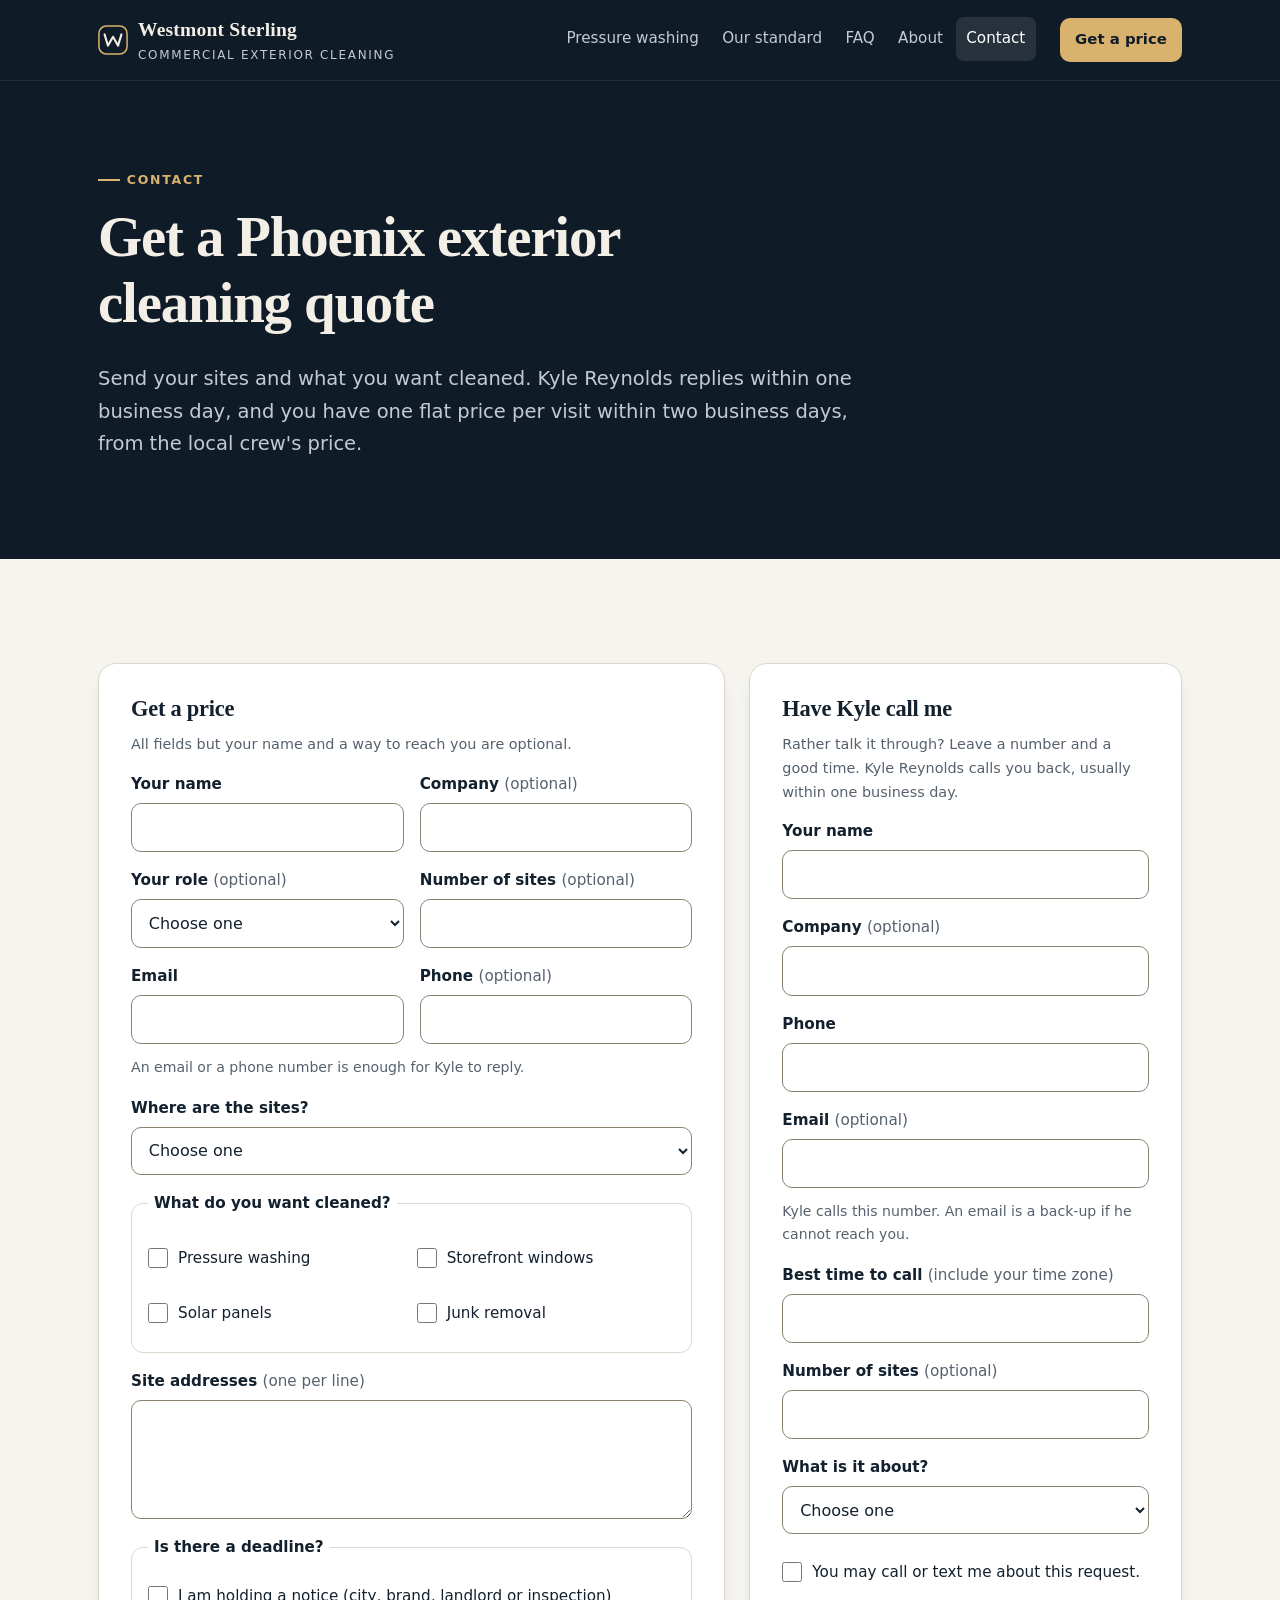
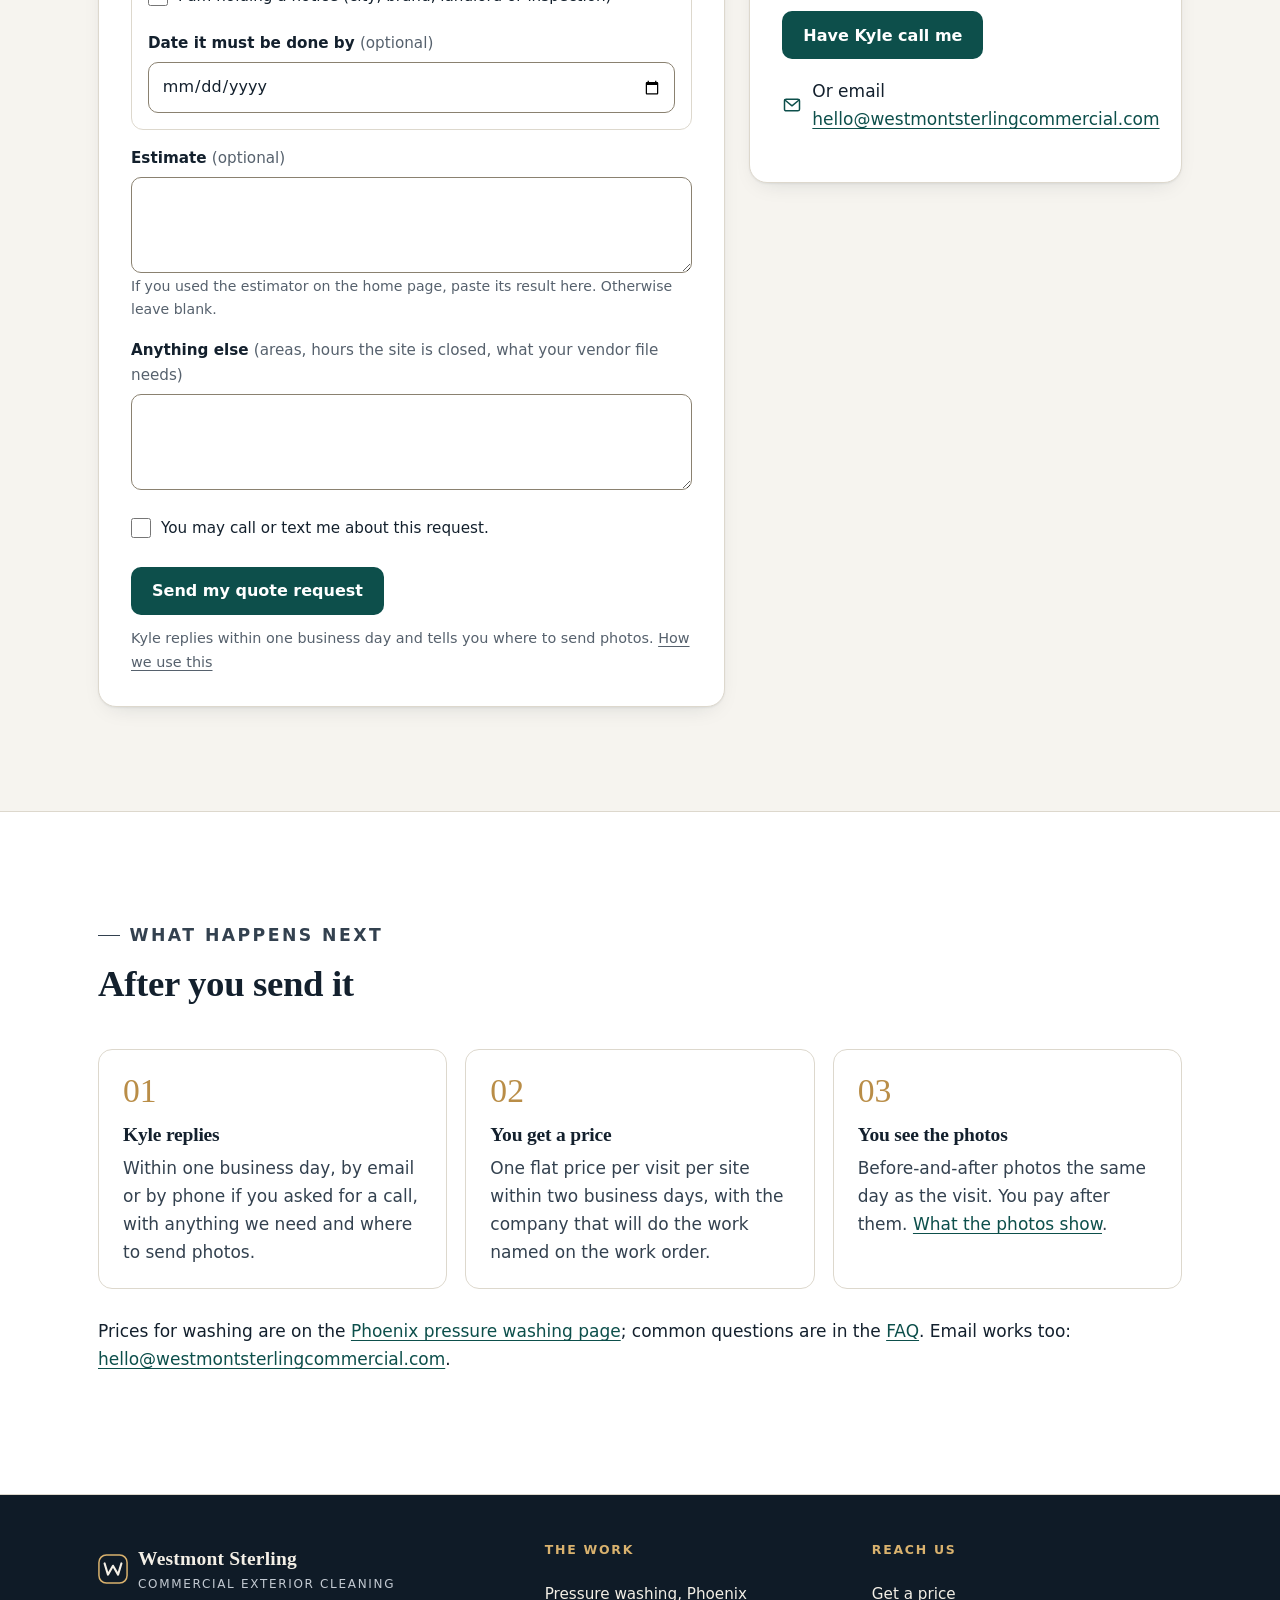
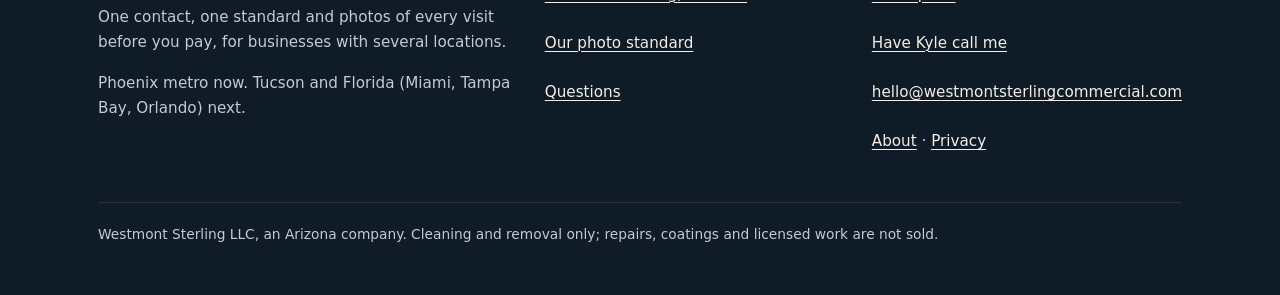
<file: contact.html>
<!doctype html>
<html lang="en" class="no-js">
<head>
<meta charset="utf-8">
<meta name="viewport" content="width=device-width, initial-scale=1">
<title>Get a Phoenix Exterior Cleaning Quote | Westmont Sterling</title>
<meta name="description" content="Request a Phoenix exterior cleaning quote, or ask Kyle Reynolds to call you. Replies within one business day; a flat price within two days.">
<link rel="canonical" href="https://westmontsterlingcommercial.com/contact.html">
<meta name="theme-color" content="#0f1b27">
<link rel="stylesheet" href="styles.css">
<script src="site.js" defer></script>
<script type="application/ld+json">{"@context":"https://schema.org","@type":"Organization","name":"Westmont Sterling","legalName":"Westmont Sterling LLC","url":"https://westmontsterlingcommercial.com/","email":"hello@westmontsterlingcommercial.com"}</script>
</head>
<body>
<a class="skip" href="#main">Skip to content</a>
<header class="site-header">
  <div class="wrap">
    <a class="brand" href="index.html"><svg width="32" height="32" viewBox="0 0 32 32" aria-hidden="true" focusable="false"><rect x="1" y="1" width="30" height="30" rx="8" fill="none" stroke="#d9b26e" stroke-width="1.6"/><path d="M7 10l3.6 12L16 12.5 21.4 22 25 10" fill="none" stroke="#f3efe6" stroke-width="2.2" stroke-linecap="round" stroke-linejoin="round"/></svg><span>Westmont Sterling<small>Commercial exterior cleaning</small></span></a>
    <nav class="site-nav" aria-label="Main"><ul><li><a href="pressure-washing-phoenix.html">Pressure washing</a></li><li><a href="standard.html">Our standard</a></li><li><a href="faq.html">FAQ</a></li><li><a href="about.html">About</a></li><li><a href="contact.html" aria-current="page">Contact</a></li></ul></nav>
    <a class="btn btn-brass btn-sm header-cta" href="#quote">Get a price</a>
  </div>
</header>
<main id="main">
<section class="page-hero">
  <div class="wrap">
    <p class="eyebrow">Contact</p>
    <h1>Get a Phoenix exterior cleaning quote</h1>
    <p class="lede">Send your sites and what you want cleaned. Kyle Reynolds replies within one business day, and you have one flat price per visit within two business days, from the local crew's price.</p>
  </div>
</section>

<section class="section" aria-label="Request forms">
  <div class="wrap">
    
    <div class="forms-layout">
      <div class="form-card" id="quote">
        <h2>Get a price</h2>
        <p class="fine">All fields but your name and a way to reach you are optional.</p>
        <form id="quote-form" class="fields" name="quote-request" method="POST" action="https://westmont-commercial-requests.netlify.app/thanks.html" data-request>
      <input type="hidden" name="form-name" value="quote-request">
      <input type="hidden" name="source_page" value="">
      <p class="hp" aria-hidden="true"><label>Leave this field empty <input type="text" name="bot-field" tabindex="-1" autocomplete="off"></label></p>
      <div class="fields fields-2">
        <div class="field"><label for="q-name">Your name</label><input id="q-name" type="text" name="name" autocomplete="name" required></div>
        <div class="field"><label for="q-company">Company <span class="opt">(optional)</span></label><input id="q-company" type="text" name="company" autocomplete="organization"></div>
        <div class="field"><label for="q-role">Your role <span class="opt">(optional)</span></label>
          <select id="q-role" name="role">
            <option value="">Choose one</option>
            <option>Franchise owner or operator</option>
            <option>Property or portfolio manager</option>
            <option>Facilities or operations</option>
            <option>Something else</option>
          </select></div>
        <div class="field"><label for="q-sites">Number of sites <span class="opt">(optional)</span></label><input id="q-sites" type="number" name="sites_count" min="1" step="1" inputmode="numeric"></div>
        <div class="field"><label for="q-email">Email</label><input id="q-email" type="email" name="email" autocomplete="email" required aria-describedby="q-reach"></div>
        <div class="field"><label for="q-phone">Phone <span class="opt">(optional)</span></label><input id="q-phone" type="tel" name="phone" autocomplete="tel" aria-describedby="q-reach"></div>
      </div>
      <p class="hint" id="q-reach">An email or a phone number is enough for Kyle to reply.</p>
      <div class="field"><label for="q-city">Where are the sites?</label>
        <select id="q-city" name="city">
          <option value="">Choose one</option>
          <option>Phoenix metro</option>
          <option>Tucson</option>
          <option>Miami</option>
          <option>Tampa Bay</option>
          <option>Orlando</option>
          <option>Somewhere else</option>
        </select></div>
      <fieldset>
        <legend>What do you want cleaned?</legend>
        <div class="check-grid">
          <label class="check"><input type="checkbox" name="service_pressure_washing" value="yes"> Pressure washing</label>
          <label class="check"><input type="checkbox" name="service_windows" value="yes"> Storefront windows</label>
          <label class="check"><input type="checkbox" name="service_solar" value="yes"> Solar panels</label>
          <label class="check"><input type="checkbox" name="service_junk" value="yes"> Junk removal</label>
        </div>
      </fieldset>
      <div class="field"><label for="q-addresses">Site addresses <span class="opt">(one per line)</span></label><textarea id="q-addresses" name="site_addresses" rows="4"></textarea></div>
      <fieldset>
        <legend>Is there a deadline?</legend>
        <label class="check"><input type="checkbox" name="notice" value="yes"> I am holding a notice (city, brand, landlord or inspection)</label>
        <div class="field" style="margin-top:12px"><label for="q-deadline">Date it must be done by <span class="opt">(optional)</span></label><input id="q-deadline" type="date" name="deadline"></div>
      </fieldset>
      <div class="field"><label for="q-estimate">Estimate <span class="opt">(optional)</span></label><textarea id="q-estimate" name="estimate" rows="3" aria-describedby="q-estimate-hint"></textarea>
        <p class="hint" id="q-estimate-hint">If you used the estimator on the home page, paste its result here. Otherwise leave blank.</p></div>
      <div class="field"><label for="q-notes">Anything else <span class="opt">(areas, hours the site is closed, what your vendor file needs)</span></label><textarea id="q-notes" name="notes" rows="3"></textarea></div>
      <label class="check"><input type="checkbox" name="consent_contact" value="yes"> You may call or text me about this request.</label>
      <p class="form-error" role="alert" hidden></p>
      <div class="form-actions">
        <button class="btn btn-primary" type="submit">Send my quote request</button>
        <p class="fine" style="margin:0">Kyle replies within one business day and tells you where to send photos. <a href="privacy.html">How we use this</a></p>
      </div>
    </form>
      </div>
      <div class="form-card" id="call">
        <h2>Have Kyle call me</h2>
        <p class="fine">Rather talk it through? Leave a number and a good time. Kyle Reynolds calls you back, usually within one business day.</p>
        <form id="call-form" class="fields" name="call-request" method="POST" action="https://westmont-commercial-requests.netlify.app/thanks.html" data-request>
      <input type="hidden" name="form-name" value="call-request">
      <input type="hidden" name="source_page" value="">
      <p class="hp" aria-hidden="true"><label>Leave this field empty <input type="text" name="bot-field" tabindex="-1" autocomplete="off"></label></p>
      <div class="field"><label for="c-name">Your name</label><input id="c-name" type="text" name="name" autocomplete="name" required></div>
      <div class="field"><label for="c-company">Company <span class="opt">(optional)</span></label><input id="c-company" type="text" name="company" autocomplete="organization"></div>
      <div class="field"><label for="c-phone">Phone</label><input id="c-phone" type="tel" name="phone" autocomplete="tel" required aria-describedby="c-reach"></div>
      <div class="field"><label for="c-email">Email <span class="opt js-only">(optional)</span></label><input id="c-email" type="email" name="email" autocomplete="email" required aria-describedby="c-reach"></div>
      <p class="hint" id="c-reach">Kyle calls this number. An email is a back-up if he cannot reach you.</p>
      <div class="field"><label for="c-time">Best time to call <span class="opt">(include your time zone)</span></label><input id="c-time" type="text" name="best_time"></div>
      <div class="field"><label for="c-sites">Number of sites <span class="opt">(optional)</span></label><input id="c-sites" type="number" name="sites_count" min="1" step="1" inputmode="numeric"></div>
      <div class="field"><label for="c-topic">What is it about?</label>
        <select id="c-topic" name="topic">
          <option value="">Choose one</option>
          <option>A price for my sites</option>
          <option>A notice with a deadline</option>
          <option>An opening-week wash</option>
          <option>Something else</option>
        </select></div>
      <label class="check"><input type="checkbox" name="consent_contact" value="yes"> You may call or text me about this request.</label>
      <p class="form-error" role="alert" hidden></p>
      <div class="form-actions"><button class="btn btn-primary" type="submit">Have Kyle call me</button></div>
    </form>
        <p class="contact-line"><svg width="24" height="24" viewBox="0 0 24 24" fill="none" stroke="currentColor" stroke-width="1.8" stroke-linecap="round" stroke-linejoin="round" aria-hidden="true" focusable="false"><rect x="3" y="5" width="18" height="14" rx="2"/><path d="M3.5 6l8.5 7 8.5-7"/></svg><span>Or email <a href="mailto:hello@westmontsterlingcommercial.com">hello@westmontsterlingcommercial.com</a></span></p>
      </div>
    </div>
  </div>
</section>

<section class="section section-alt" aria-labelledby="next">
  <div class="wrap">
    <div class="section-head"><p class="eyebrow">What happens next</p><h2 id="next">After you send it</h2></div>
    <ol class="steps">
      <li><h3>Kyle replies</h3><p>Within one business day, by email or by phone if you asked for a call, with anything we need and where to send photos.</p></li>
      <li><h3>You get a price</h3><p>One flat price per visit per site within two business days, with the company that will do the work named on the work order.</p></li>
      <li><h3>You see the photos</h3><p>Before-and-after photos the same day as the visit. You pay after them. <a href="standard.html">What the photos show</a>.</p></li>
    </ol>
    <p style="margin-top:28px">Prices for washing are on the <a href="pressure-washing-phoenix.html">Phoenix pressure washing page</a>; common questions are in the <a href="faq.html">FAQ</a>. Email works too: <a href="mailto:hello@westmontsterlingcommercial.com">hello@westmontsterlingcommercial.com</a>.</p>
  </div>
</section>
</main>
<footer class="site-footer">
  <div class="wrap">
    <div class="footer-grid">
      <div>
        <a class="brand" href="index.html"><svg width="32" height="32" viewBox="0 0 32 32" aria-hidden="true" focusable="false"><rect x="1" y="1" width="30" height="30" rx="8" fill="none" stroke="#d9b26e" stroke-width="1.6"/><path d="M7 10l3.6 12L16 12.5 21.4 22 25 10" fill="none" stroke="#f3efe6" stroke-width="2.2" stroke-linecap="round" stroke-linejoin="round"/></svg><span>Westmont Sterling<small>Commercial exterior cleaning</small></span></a>
        <p>One contact, one standard and photos of every visit before you pay, for businesses with several locations.</p>
        <p>Phoenix metro now. Tucson and Florida (Miami, Tampa Bay, Orlando) next.</p>
      </div>
      <div>
        <h2>The work</h2>
        <ul>
          <li><a href="pressure-washing-phoenix.html">Pressure washing, Phoenix</a></li>
          <li><a href="standard.html">Our photo standard</a></li>
          <li><a href="faq.html">Questions</a></li>
        </ul>
      </div>
      <div>
        <h2>Reach us</h2>
        <ul>
          <li><a href="contact.html#quote">Get a price</a></li>
          <li><a href="contact.html#call">Have Kyle call me</a></li>
          <li><a href="mailto:hello@westmontsterlingcommercial.com">hello@westmontsterlingcommercial.com</a></li>
          <li><a href="about.html">About</a> · <a href="privacy.html">Privacy</a></li>
        </ul>
      </div>
    </div>
    <p class="footer-legal">Westmont Sterling LLC, an Arizona company. Cleaning and removal only; repairs, coatings and licensed work are not sold.</p>
  </div>
</footer>
</body>
</html>
</file>
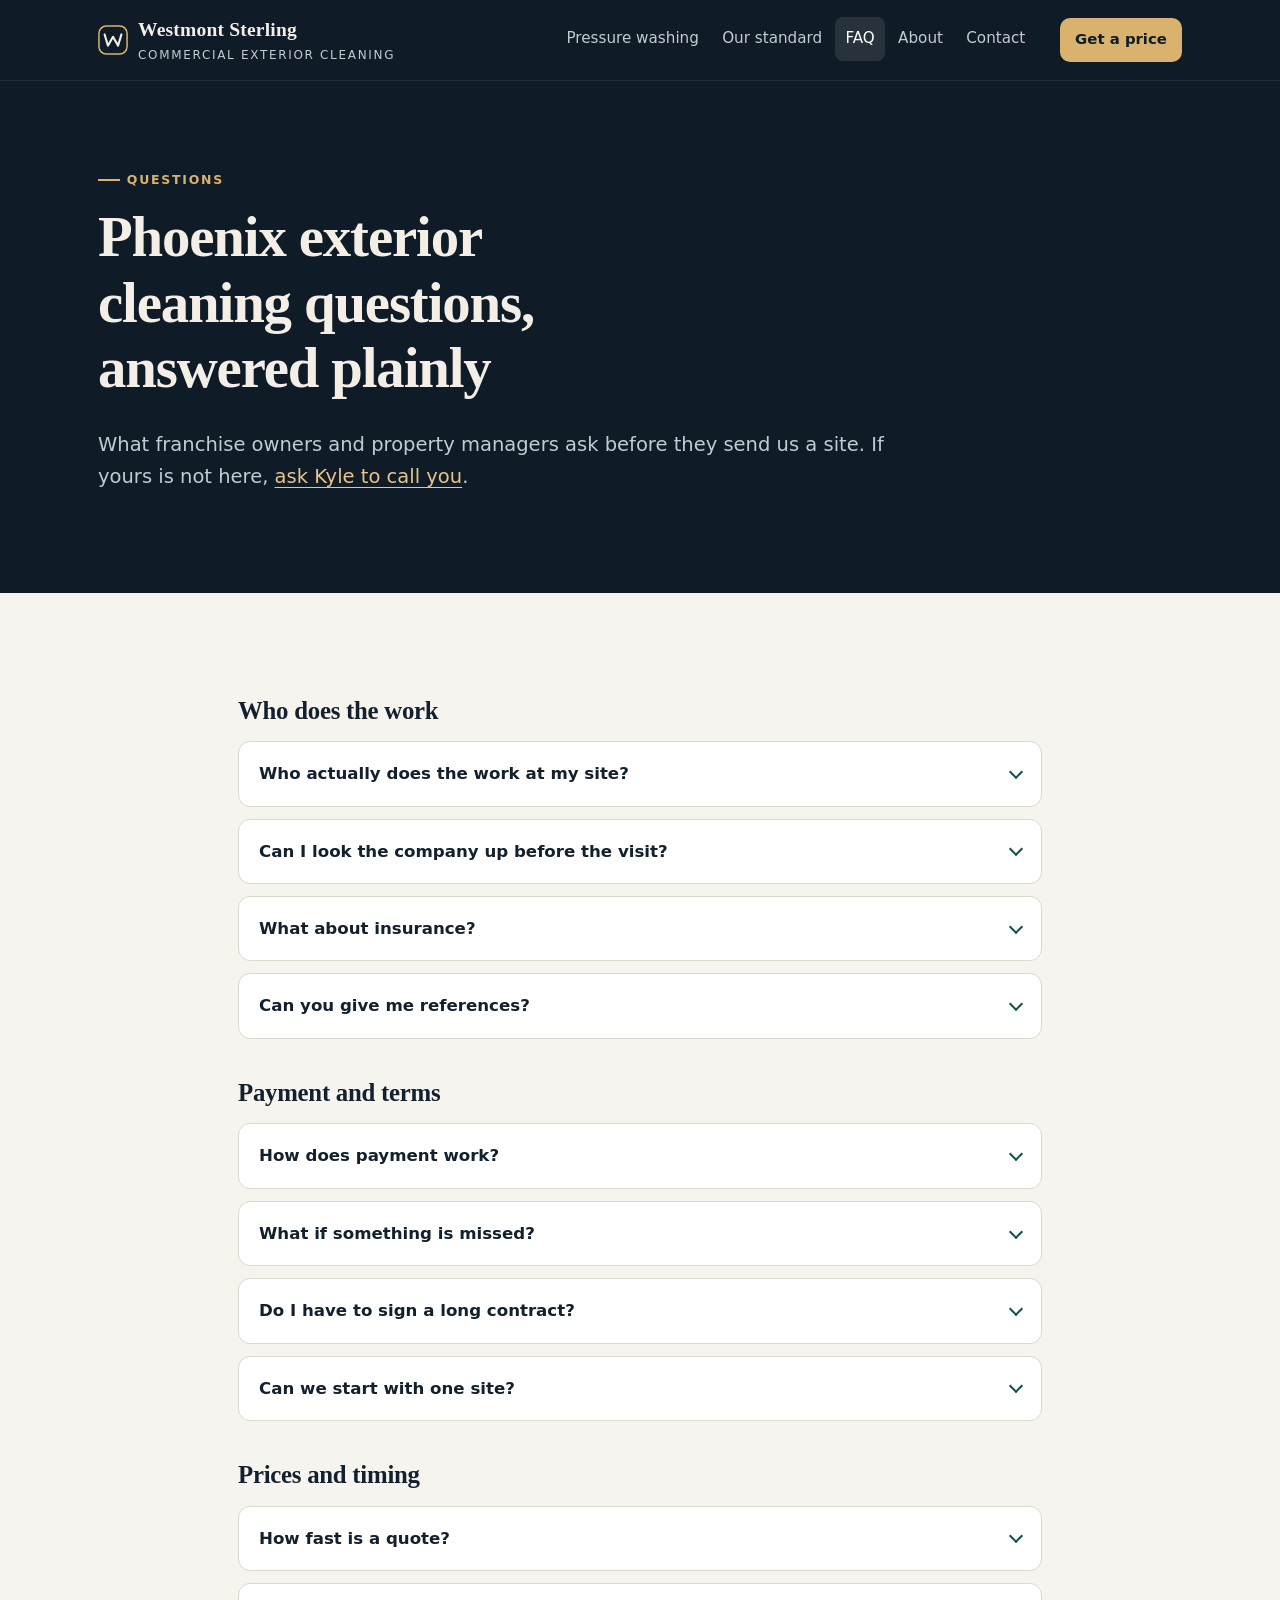
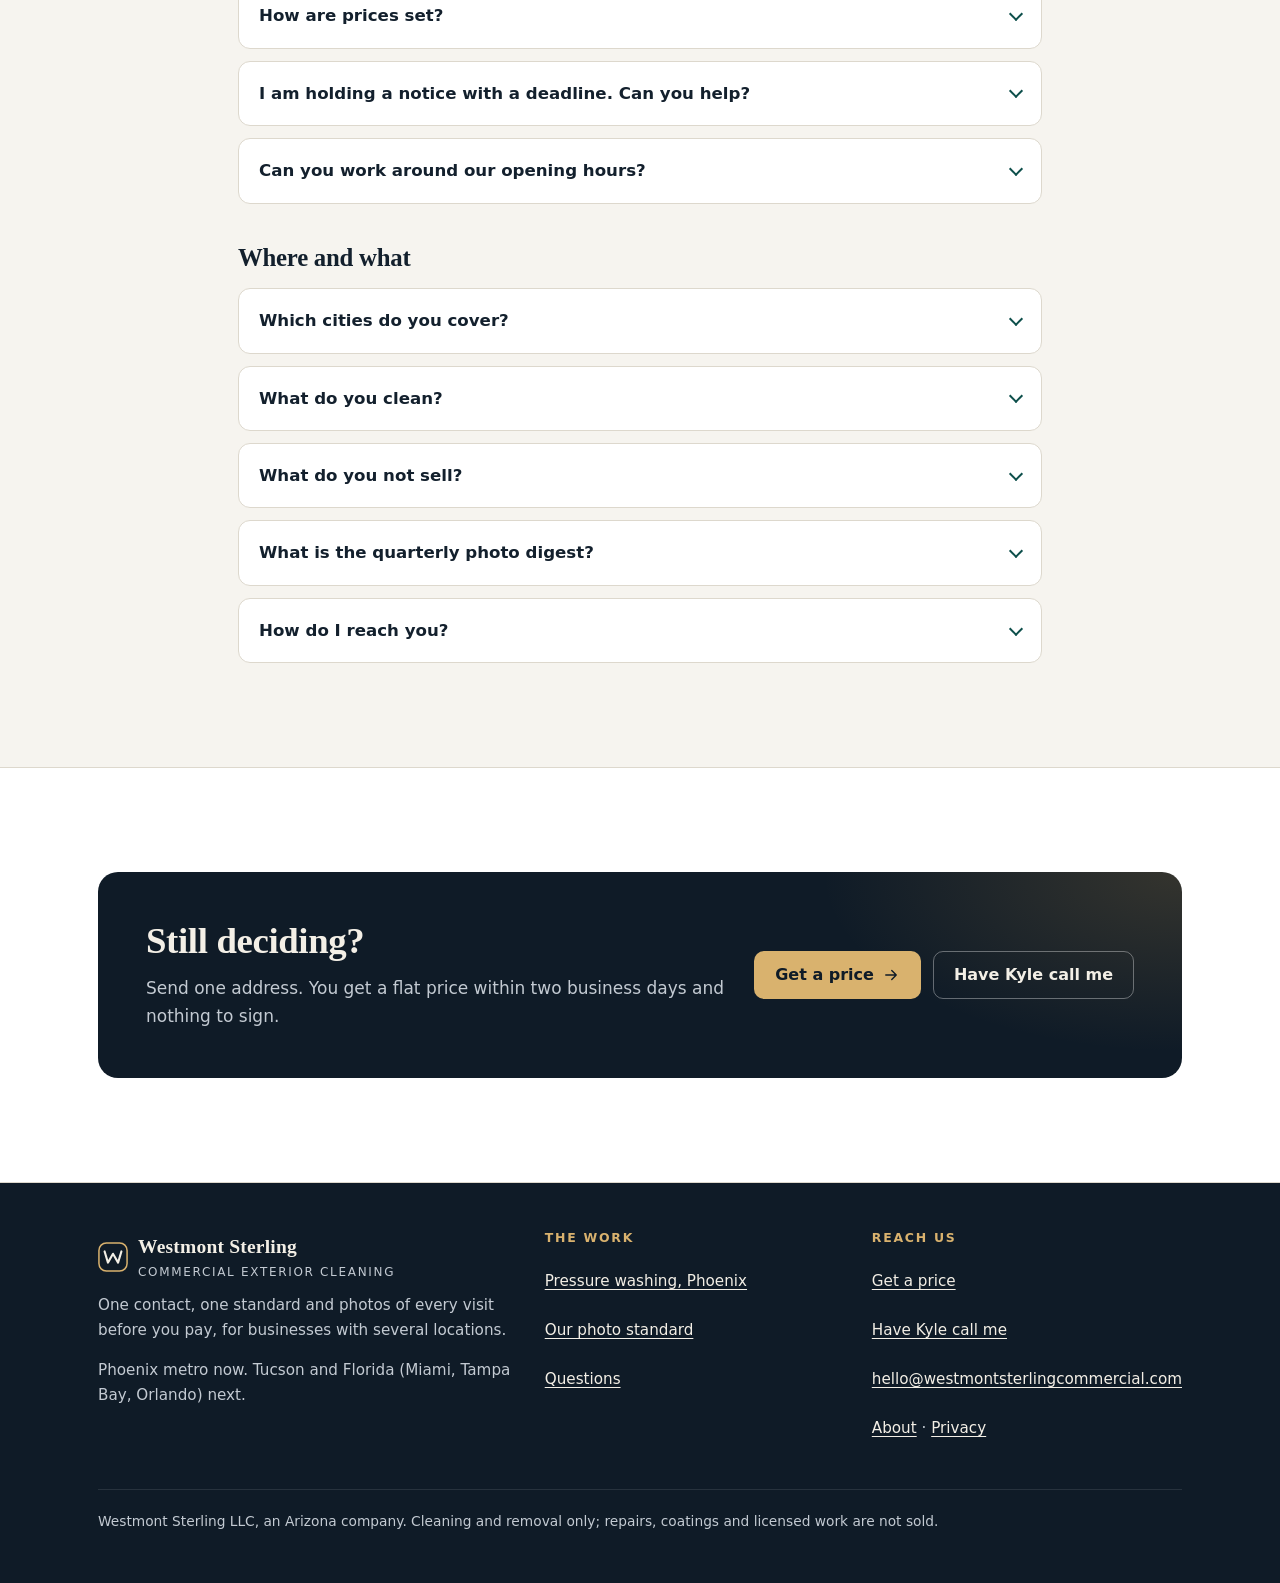
<file: faq.html>
<!doctype html>
<html lang="en" class="no-js">
<head>
<meta charset="utf-8">
<meta name="viewport" content="width=device-width, initial-scale=1">
<title>Phoenix Exterior Cleaning Questions | Westmont Sterling</title>
<meta name="description" content="Answers to Phoenix exterior cleaning questions: who does the work, insurance, paying after the photos, misses, contracts and quote timing.">
<link rel="canonical" href="https://westmontsterlingcommercial.com/faq.html">
<meta name="theme-color" content="#0f1b27">
<link rel="stylesheet" href="styles.css">
<script src="site.js" defer></script>
<script type="application/ld+json">{"@context":"https://schema.org","@type":"Organization","name":"Westmont Sterling","legalName":"Westmont Sterling LLC","url":"https://westmontsterlingcommercial.com/","email":"hello@westmontsterlingcommercial.com"}</script>
</head>
<body>
<a class="skip" href="#main">Skip to content</a>
<header class="site-header">
  <div class="wrap">
    <a class="brand" href="index.html"><svg width="32" height="32" viewBox="0 0 32 32" aria-hidden="true" focusable="false"><rect x="1" y="1" width="30" height="30" rx="8" fill="none" stroke="#d9b26e" stroke-width="1.6"/><path d="M7 10l3.6 12L16 12.5 21.4 22 25 10" fill="none" stroke="#f3efe6" stroke-width="2.2" stroke-linecap="round" stroke-linejoin="round"/></svg><span>Westmont Sterling<small>Commercial exterior cleaning</small></span></a>
    <nav class="site-nav" aria-label="Main"><ul><li><a href="pressure-washing-phoenix.html">Pressure washing</a></li><li><a href="standard.html">Our standard</a></li><li><a href="faq.html" aria-current="page">FAQ</a></li><li><a href="about.html">About</a></li><li><a href="contact.html">Contact</a></li></ul></nav>
    <a class="btn btn-brass btn-sm header-cta" href="contact.html#quote">Get a price</a>
  </div>
</header>
<main id="main">
<section class="page-hero">
  <div class="wrap">
    <p class="eyebrow">Questions</p>
    <h1>Phoenix exterior cleaning questions, answered plainly</h1>
    <p class="lede">What franchise owners and property managers ask before they send us a site. If yours is not here, <a href="contact.html#call">ask Kyle to call you</a>.</p>
  </div>
</section>

<section class="section">
  <div class="wrap prose" style="max-width:860px">
    <div class="faq-group">
      <h2>Who does the work</h2>
      <div class="faq">
        <details><summary>Who actually does the work at my site?</summary><div><p>An established local company in the trade, with its own reviews and its own insurance, named on your work order before anyone arrives. Westmont writes the work order, holds the crew to <a href="standard.html">our written standard</a>, checks every photo and stands behind the result. You deal with one contact: us.</p></div></details>
        <details><summary>Can I look the company up before the visit?</summary><div><p>Yes. Its name is on your work order before anyone arrives, so you can check its reviews and its insurance yourself. The crew introduces itself by its own company name and shows a card with your job number on request.</p></div></details>
        <details><summary>What about insurance?</summary><div><p>The certificate of insurance of the company doing your work is sent to you before the first visit, and names you as additional insured where your contract requires it. If your vendor file needs other documents, list them in the notes on the <a href="contact.html#quote">quote form</a> and Kyle tells you what we can return.</p></div></details>
        <details><summary>Can you give me references?</summary><div><p>The crew on your site is an established local company you can look up, named on your work order. The first site is the proof.</p></div></details>
      </div>
    </div>

    <div class="faq-group" id="terms">
      <h2>Payment and terms</h2>
      <div class="faq">
        <details><summary>How does payment work?</summary><div><p>You pay after the photos: the invoice comes only after the before-and-after photos have been in your inbox for one business day with nothing flagged. Larger visits and multi-site routes are paid by bank transfer before the visit, with the same photo window and the same redo-or-refund guarantee. Each account gets one monthly statement that lists every visit and its charge.</p></div></details>
        <details><summary>What if something is missed?</summary><div><p>Flag it from the photos inside the one-business-day window (a Friday-evening report stays open until Monday evening). A photo-shown miss is redone within 48 hours of your flag. If it is not, you do not pay for that visit, and anything already paid for it is refunded within five business days. After the window, silence counts as acceptance.</p></div></details>
        <details><summary>Do I have to sign a long contract?</summary><div><p>No. Plans run month to month and cancel on 30 days' notice. Twelve-month pricing is offered, never required. There is nothing to sign to get a price.</p></div></details>
        <details><summary>Can we start with one site?</summary><div><p>Yes, and we suggest it. One location, one visit. Add the rest when the photos satisfy you.</p></div></details>
      </div>
    </div>

    <div class="faq-group">
      <h2>Prices and timing</h2>
      <div class="faq">
        <details><summary>How fast is a quote?</summary><div><p>Within two business days of your addresses and photos. Large flatwork may need the crew to see the site first; we tell you if so.</p></div></details>
        <details><summary>How are prices set?</summary><div><p>For pressure washing in Phoenix we start from published Phoenix bands: sidewalks and flatwork $0.15–$0.35 per sq ft, dumpster pads $75–$250, drive-thru lanes $150–$400, with a $190 minimum call-out per site. Your real quote is one flat price per visit per site, from the local crew's price. Three or more sites are priced as a route, and recurring plans price below one-off visits. Window, solar and junk work is priced within two business days from your photos. Sales tax is added where the state taxes the service. <a href="index.html#estimate">Try the estimator</a>.</p></div></details>
        <details><summary>I am holding a notice with a deadline. Can you help?</summary><div><p>Tell us the date. Where a local crew has capacity we schedule inside the week, and the report is built to be forwarded to the city, the brand or the landlord: photos, scope, date and time, where the wash water went, and the crew's certificate of insurance. Same price, same photo window, nothing extra for the date.</p></div></details>
        <details><summary>Can you work around our opening hours?</summary><div><p>Yes. Each visit has an arrival window on the work order, usually before opening or after close; drive-thru lanes are done outside service hours.</p></div></details>
      </div>
    </div>

    <div class="faq-group">
      <h2>Where and what</h2>
      <div class="faq">
        <details><summary>Which cities do you cover?</summary><div><p>Phoenix metro now. Tucson and Florida (Miami, Tampa Bay, Orlando) next: send us your sites anywhere in those regions.</p></div></details>
        <details><summary>What do you clean?</summary><div><p>Pressure washing (storefront walks and entries, dumpster pads, drive-thru lanes, parking-lot flatwork, ground-level exteriors), storefront window cleaning, commercial solar-panel cleaning and commercial junk removal. Details are on the <a href="pressure-washing-phoenix.html">pressure washing page</a> and in <a href="standard.html">our standard</a>.</p></div></details>
        <details><summary>What do you not sell?</summary><div><p>Interior cleaning, sealing, striping, painting, repairs, coatings, electrical or inverter work, solar installation and hazardous-waste removal. When you need one of these, we tell you who is licensed for it.</p></div></details>
        <details><summary>What is the quarterly photo digest?</summary><div><p>At no charge, every quarter, a digest across all your sites of what the photos show at each one and which trade handles it. It summarises the photos; it is not a condition or safety assessment.</p></div></details>
        <details><summary>How do I reach you?</summary><div><p>Use the <a href="contact.html#quote">quote form</a>, ask Kyle to <a href="contact.html#call">call you</a>, or email <a href="mailto:hello@westmontsterlingcommercial.com">hello@westmontsterlingcommercial.com</a>. Kyle Reynolds replies within one business day.</p></div></details>
      </div>
    </div>
  </div>
</section>

<section class="section section-alt">
  <div class="wrap">
    <div class="cta-band">
      <div><h2>Still deciding?</h2><p>Send one address. You get a flat price within two business days and nothing to sign.</p></div>
      <div class="actions"><a class="btn btn-brass" href="contact.html#quote">Get a price <svg width="24" height="24" viewBox="0 0 24 24" fill="none" stroke="currentColor" stroke-width="1.8" stroke-linecap="round" stroke-linejoin="round" aria-hidden="true" focusable="false"><path d="M5 12h14M13 6l6 6-6 6"/></svg></a><a class="btn btn-ghost" href="contact.html#call">Have Kyle call me</a></div>
    </div>
  </div>
</section>
</main>
<footer class="site-footer">
  <div class="wrap">
    <div class="footer-grid">
      <div>
        <a class="brand" href="index.html"><svg width="32" height="32" viewBox="0 0 32 32" aria-hidden="true" focusable="false"><rect x="1" y="1" width="30" height="30" rx="8" fill="none" stroke="#d9b26e" stroke-width="1.6"/><path d="M7 10l3.6 12L16 12.5 21.4 22 25 10" fill="none" stroke="#f3efe6" stroke-width="2.2" stroke-linecap="round" stroke-linejoin="round"/></svg><span>Westmont Sterling<small>Commercial exterior cleaning</small></span></a>
        <p>One contact, one standard and photos of every visit before you pay, for businesses with several locations.</p>
        <p>Phoenix metro now. Tucson and Florida (Miami, Tampa Bay, Orlando) next.</p>
      </div>
      <div>
        <h2>The work</h2>
        <ul>
          <li><a href="pressure-washing-phoenix.html">Pressure washing, Phoenix</a></li>
          <li><a href="standard.html">Our photo standard</a></li>
          <li><a href="faq.html">Questions</a></li>
        </ul>
      </div>
      <div>
        <h2>Reach us</h2>
        <ul>
          <li><a href="contact.html#quote">Get a price</a></li>
          <li><a href="contact.html#call">Have Kyle call me</a></li>
          <li><a href="mailto:hello@westmontsterlingcommercial.com">hello@westmontsterlingcommercial.com</a></li>
          <li><a href="about.html">About</a> · <a href="privacy.html">Privacy</a></li>
        </ul>
      </div>
    </div>
    <p class="footer-legal">Westmont Sterling LLC, an Arizona company. Cleaning and removal only; repairs, coatings and licensed work are not sold.</p>
  </div>
</footer>
</body>
</html>
</file>
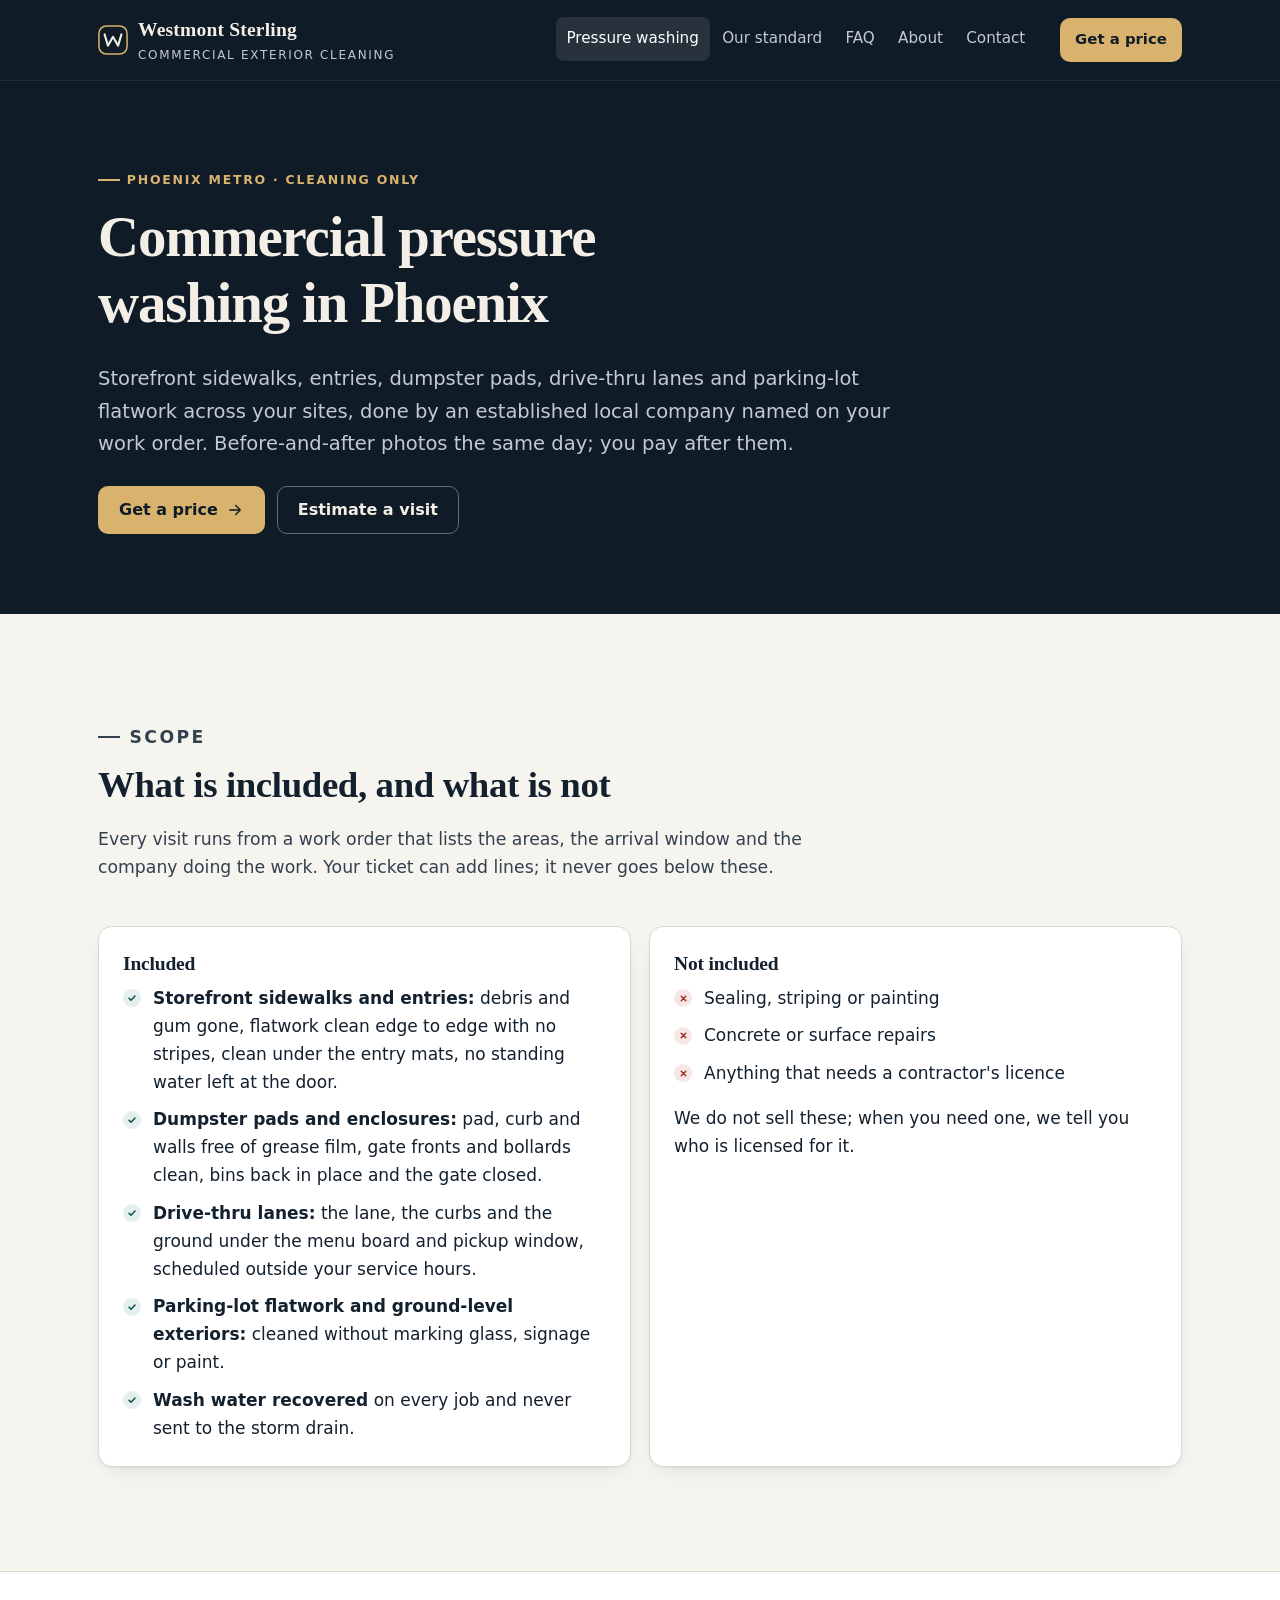
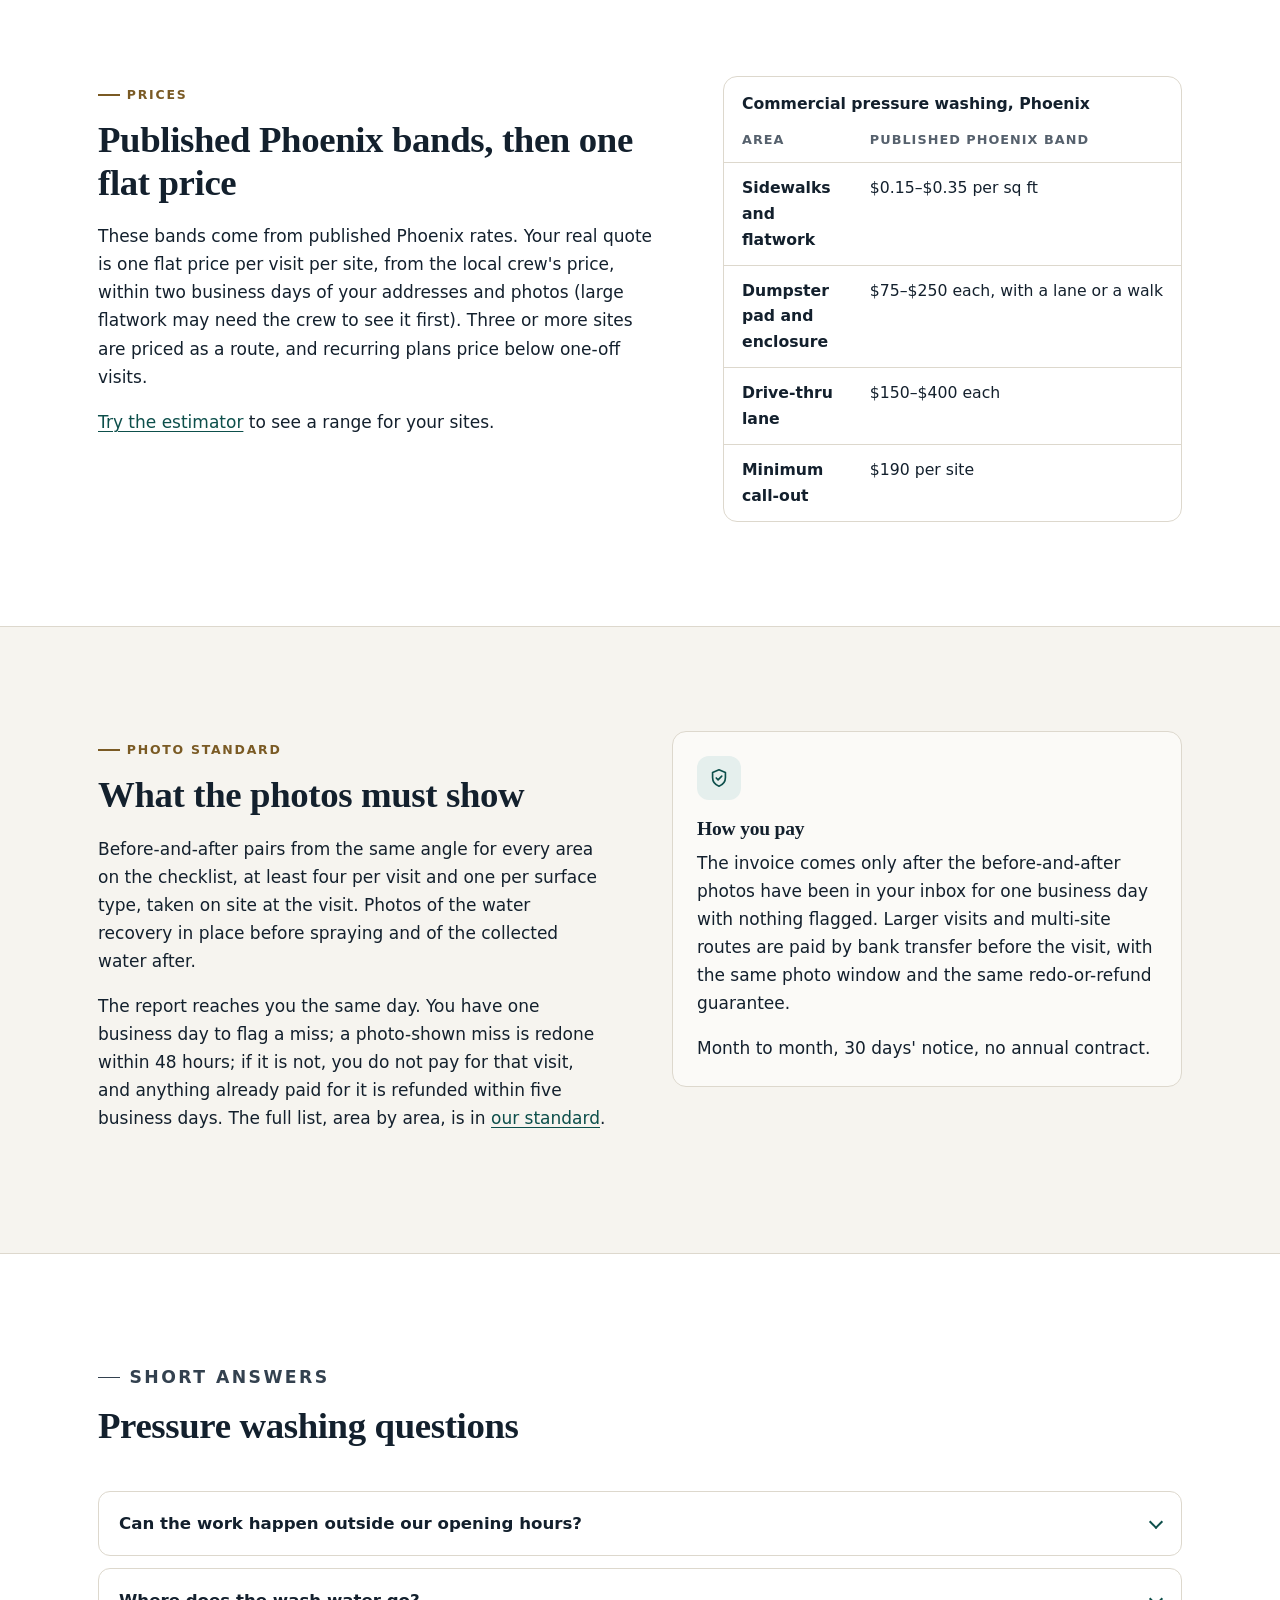
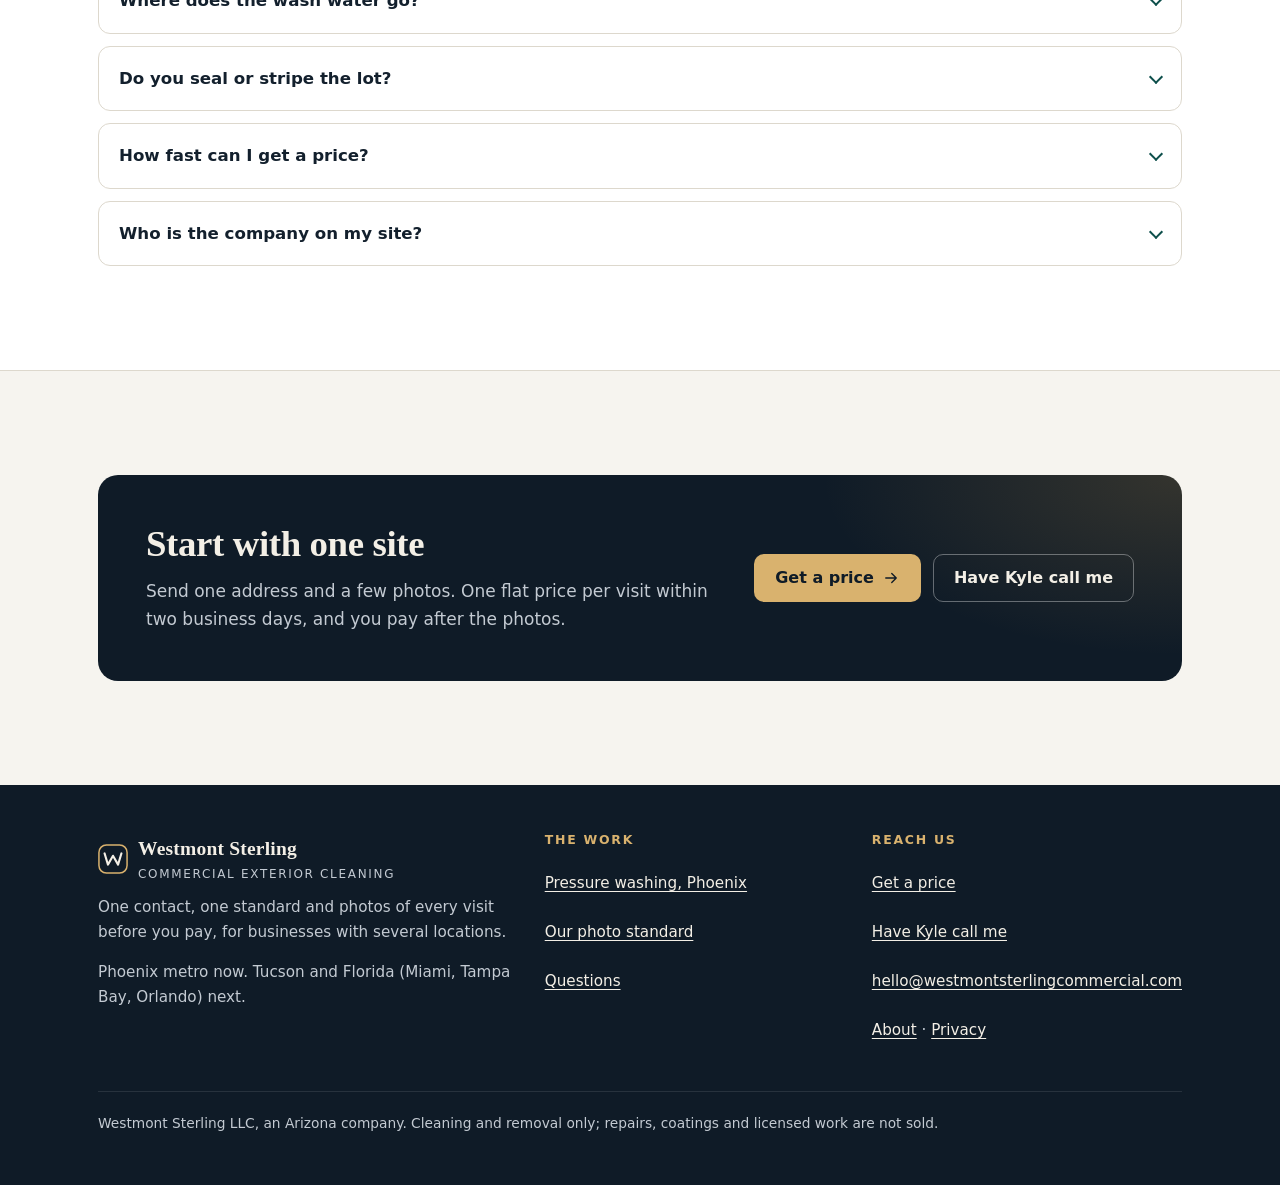
<file: pressure-washing-phoenix.html>
<!doctype html>
<html lang="en" class="no-js">
<head>
<meta charset="utf-8">
<meta name="viewport" content="width=device-width, initial-scale=1">
<title>Commercial Pressure Washing in Phoenix | Westmont Sterling</title>
<meta name="description" content="Commercial pressure washing in Phoenix for sidewalks, dumpster pads and drive-thru lanes. Published bands, photos before you pay, 48-hour redo.">
<link rel="canonical" href="https://westmontsterlingcommercial.com/pressure-washing-phoenix.html">
<meta name="theme-color" content="#0f1b27">
<link rel="stylesheet" href="styles.css">
<script src="site.js" defer></script>
<script type="application/ld+json">{"@context":"https://schema.org","@type":"Organization","name":"Westmont Sterling","legalName":"Westmont Sterling LLC","url":"https://westmontsterlingcommercial.com/","email":"hello@westmontsterlingcommercial.com"}</script>
</head>
<body>
<a class="skip" href="#main">Skip to content</a>
<header class="site-header">
  <div class="wrap">
    <a class="brand" href="index.html"><svg width="32" height="32" viewBox="0 0 32 32" aria-hidden="true" focusable="false"><rect x="1" y="1" width="30" height="30" rx="8" fill="none" stroke="#d9b26e" stroke-width="1.6"/><path d="M7 10l3.6 12L16 12.5 21.4 22 25 10" fill="none" stroke="#f3efe6" stroke-width="2.2" stroke-linecap="round" stroke-linejoin="round"/></svg><span>Westmont Sterling<small>Commercial exterior cleaning</small></span></a>
    <nav class="site-nav" aria-label="Main"><ul><li><a href="pressure-washing-phoenix.html" aria-current="page">Pressure washing</a></li><li><a href="standard.html">Our standard</a></li><li><a href="faq.html">FAQ</a></li><li><a href="about.html">About</a></li><li><a href="contact.html">Contact</a></li></ul></nav>
    <a class="btn btn-brass btn-sm header-cta" href="contact.html#quote">Get a price</a>
  </div>
</header>
<main id="main">
<section class="page-hero">
  <div class="wrap">
    <p class="eyebrow">Phoenix metro · cleaning only</p>
    <h1>Commercial pressure washing in Phoenix</h1>
    <p class="lede">Storefront sidewalks, entries, dumpster pads, drive-thru lanes and parking-lot flatwork across your sites, done by an established local company named on your work order. Before-and-after photos the same day; you pay after them.</p>
    <div class="actions"><a class="btn btn-brass" href="contact.html#quote">Get a price <svg width="24" height="24" viewBox="0 0 24 24" fill="none" stroke="currentColor" stroke-width="1.8" stroke-linecap="round" stroke-linejoin="round" aria-hidden="true" focusable="false"><path d="M5 12h14M13 6l6 6-6 6"/></svg></a><a class="btn btn-ghost" href="index.html#estimate">Estimate a visit</a></div>
  </div>
</section>

<section class="section" aria-labelledby="scope">
  <div class="wrap">
    <div class="section-head">
      <p class="eyebrow">Scope</p>
      <h2 id="scope">What is included, and what is not</h2>
      <p>Every visit runs from a work order that lists the areas, the arrival window and the company doing the work. Your ticket can add lines; it never goes below these.</p>
    </div>
    <div class="grid grid-2">
      <div class="card">
        <h3>Included</h3>
        <ul class="checks">
          <li><strong>Storefront sidewalks and entries:</strong> debris and gum gone, flatwork clean edge to edge with no stripes, clean under the entry mats, no standing water left at the door.</li>
          <li><strong>Dumpster pads and enclosures:</strong> pad, curb and walls free of grease film, gate fronts and bollards clean, bins back in place and the gate closed.</li>
          <li><strong>Drive-thru lanes:</strong> the lane, the curbs and the ground under the menu board and pickup window, scheduled outside your service hours.</li>
          <li><strong>Parking-lot flatwork and ground-level exteriors:</strong> cleaned without marking glass, signage or paint.</li>
          <li><strong>Wash water recovered</strong> on every job and never sent to the storm drain.</li>
        </ul>
      </div>
      <div class="card">
        <h3>Not included</h3>
        <ul class="checks crosses">
          <li>Sealing, striping or painting</li>
          <li>Concrete or surface repairs</li>
          <li>Anything that needs a contractor's licence</li>
        </ul>
        <p>We do not sell these; when you need one, we tell you who is licensed for it.</p>
      </div>
    </div>
  </div>
</section>

<section class="section section-alt" aria-labelledby="prices">
  <div class="wrap split split-wide">
    <div>
      <p class="eyebrow">Prices</p>
      <h2 id="prices">Published Phoenix bands, then one flat price</h2>
      <p>These bands come from published Phoenix rates. Your real quote is one flat price per visit per site, from the local crew's price, within two business days of your addresses and photos (large flatwork may need the crew to see it first). Three or more sites are priced as a route, and recurring plans price below one-off visits.</p>
      <p><a href="index.html#estimate">Try the estimator</a> to see a range for your sites.</p>
    </div>
    <div class="table-wrap">
      <table>
        <caption>Commercial pressure washing, Phoenix</caption>
        <thead><tr><th scope="col">Area</th><th scope="col">Published Phoenix band</th></tr></thead>
        <tbody>
          <tr><th scope="row">Sidewalks and flatwork</th><td class="num">$0.15–$0.35 per sq ft</td></tr>
          <tr><th scope="row">Dumpster pad and enclosure</th><td class="num">$75–$250 each, with a lane or a walk</td></tr>
          <tr><th scope="row">Drive-thru lane</th><td class="num">$150–$400 each</td></tr>
          <tr><th scope="row">Minimum call-out</th><td class="num">$190 per site</td></tr>
        </tbody>
      </table>
    </div>
  </div>
</section>

<section class="section" aria-labelledby="photos">
  <div class="wrap split">
    <div>
      <p class="eyebrow">Photo standard</p>
      <h2 id="photos">What the photos must show</h2>
      <p>Before-and-after pairs from the same angle for every area on the checklist, at least four per visit and one per surface type, taken on site at the visit. Photos of the water recovery in place before spraying and of the collected water after.</p>
      <p>The report reaches you the same day. You have one business day to flag a miss; a photo-shown miss is redone within 48 hours; if it is not, you do not pay for that visit, and anything already paid for it is refunded within five business days. The full list, area by area, is in <a href="standard.html">our standard</a>.</p>
    </div>
    <div class="card card-flat">
      <div class="icon"><svg width="24" height="24" viewBox="0 0 24 24" fill="none" stroke="currentColor" stroke-width="1.8" stroke-linecap="round" stroke-linejoin="round" aria-hidden="true" focusable="false"><path d="M12 3l7 3v5.5c0 4.5-3 8-7 9.5-4-1.5-7-5-7-9.5V6z"/><path d="M9 12l2 2 4-4"/></svg></div>
      <h3>How you pay</h3>
      <p>The invoice comes only after the before-and-after photos have been in your inbox for one business day with nothing flagged. Larger visits and multi-site routes are paid by bank transfer before the visit, with the same photo window and the same redo-or-refund guarantee.</p>
      <p>Month to month, 30 days' notice, no annual contract.</p>
    </div>
  </div>
</section>

<section class="section section-alt" aria-labelledby="pw-faq">
  <div class="wrap">
    <div class="section-head"><p class="eyebrow">Short answers</p><h2 id="pw-faq">Pressure washing questions</h2></div>
    <div class="faq">
      <details><summary>Can the work happen outside our opening hours?</summary><div><p>Yes. Storefronts are usually washed before opening or after close, inside a one-hour arrival window on the work order. Drive-thru lanes are scheduled outside service hours or with a lane closure you agree to.</p></div></details>
      <details><summary>Where does the wash water go?</summary><div><p>It is recovered on every job and never sent to the storm drain. The photos show the recovery set-up in place and the collected water afterwards.</p></div></details>
      <details><summary>Do you seal or stripe the lot?</summary><div><p>No. We sell cleaning only. For sealing, striping, painting or repairs we point you to a licensed company.</p></div></details>
      <details><summary>How fast can I get a price?</summary><div><p>Within two business days of your addresses and photos. If you are holding a notice with a date, say so on the <a href="contact.html#quote">quote form</a>.</p></div></details>
      <details><summary>Who is the company on my site?</summary><div><p>An established local pressure washing company with its own reviews and insurance, named on your work order before anyone arrives. More in the <a href="faq.html">full FAQ</a>.</p></div></details>
    </div>
  </div>
</section>

<section class="section">
  <div class="wrap">
    <div class="cta-band">
      <div><h2>Start with one site</h2><p>Send one address and a few photos. One flat price per visit within two business days, and you pay after the photos.</p></div>
      <div class="actions"><a class="btn btn-brass" href="contact.html#quote">Get a price <svg width="24" height="24" viewBox="0 0 24 24" fill="none" stroke="currentColor" stroke-width="1.8" stroke-linecap="round" stroke-linejoin="round" aria-hidden="true" focusable="false"><path d="M5 12h14M13 6l6 6-6 6"/></svg></a><a class="btn btn-ghost" href="contact.html#call">Have Kyle call me</a></div>
    </div>
  </div>
</section>
</main>
<footer class="site-footer">
  <div class="wrap">
    <div class="footer-grid">
      <div>
        <a class="brand" href="index.html"><svg width="32" height="32" viewBox="0 0 32 32" aria-hidden="true" focusable="false"><rect x="1" y="1" width="30" height="30" rx="8" fill="none" stroke="#d9b26e" stroke-width="1.6"/><path d="M7 10l3.6 12L16 12.5 21.4 22 25 10" fill="none" stroke="#f3efe6" stroke-width="2.2" stroke-linecap="round" stroke-linejoin="round"/></svg><span>Westmont Sterling<small>Commercial exterior cleaning</small></span></a>
        <p>One contact, one standard and photos of every visit before you pay, for businesses with several locations.</p>
        <p>Phoenix metro now. Tucson and Florida (Miami, Tampa Bay, Orlando) next.</p>
      </div>
      <div>
        <h2>The work</h2>
        <ul>
          <li><a href="pressure-washing-phoenix.html">Pressure washing, Phoenix</a></li>
          <li><a href="standard.html">Our photo standard</a></li>
          <li><a href="faq.html">Questions</a></li>
        </ul>
      </div>
      <div>
        <h2>Reach us</h2>
        <ul>
          <li><a href="contact.html#quote">Get a price</a></li>
          <li><a href="contact.html#call">Have Kyle call me</a></li>
          <li><a href="mailto:hello@westmontsterlingcommercial.com">hello@westmontsterlingcommercial.com</a></li>
          <li><a href="about.html">About</a> · <a href="privacy.html">Privacy</a></li>
        </ul>
      </div>
    </div>
    <p class="footer-legal">Westmont Sterling LLC, an Arizona company. Cleaning and removal only; repairs, coatings and licensed work are not sold.</p>
  </div>
</footer>
</body>
</html>
</file>
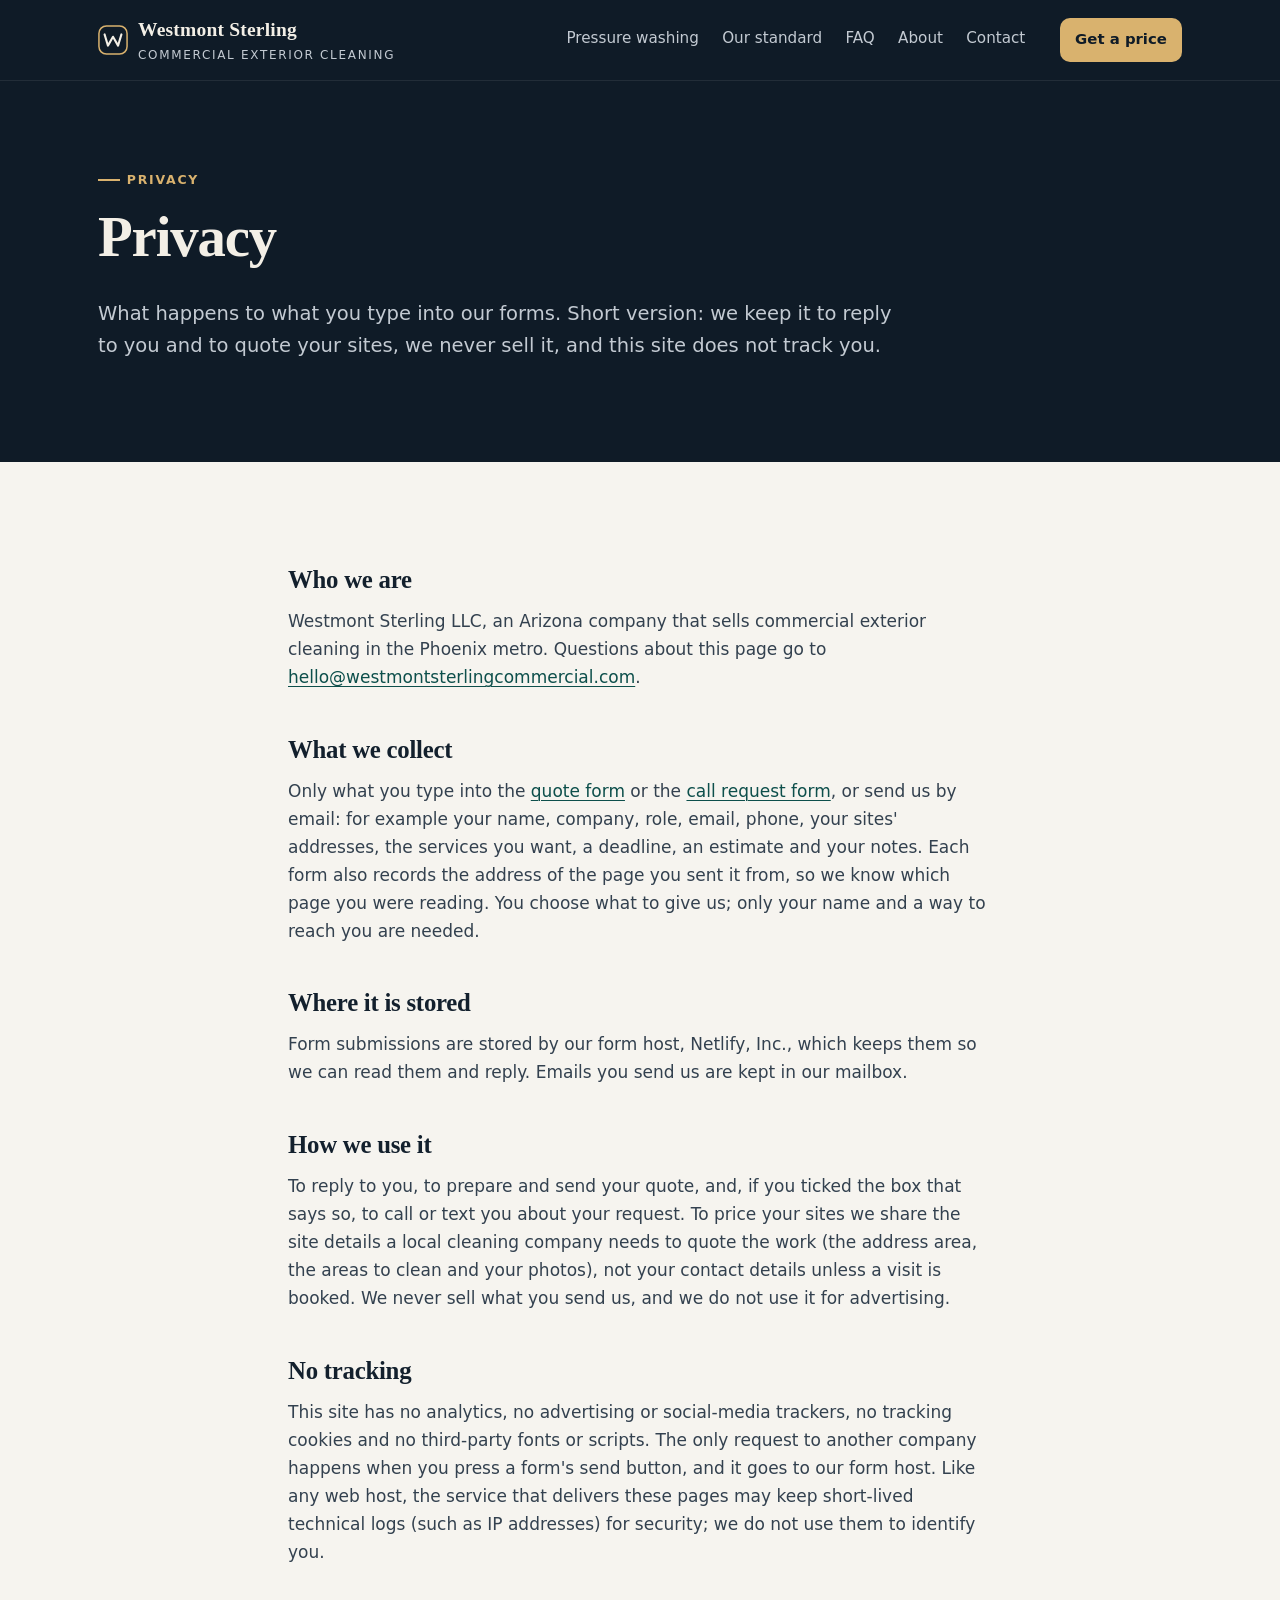
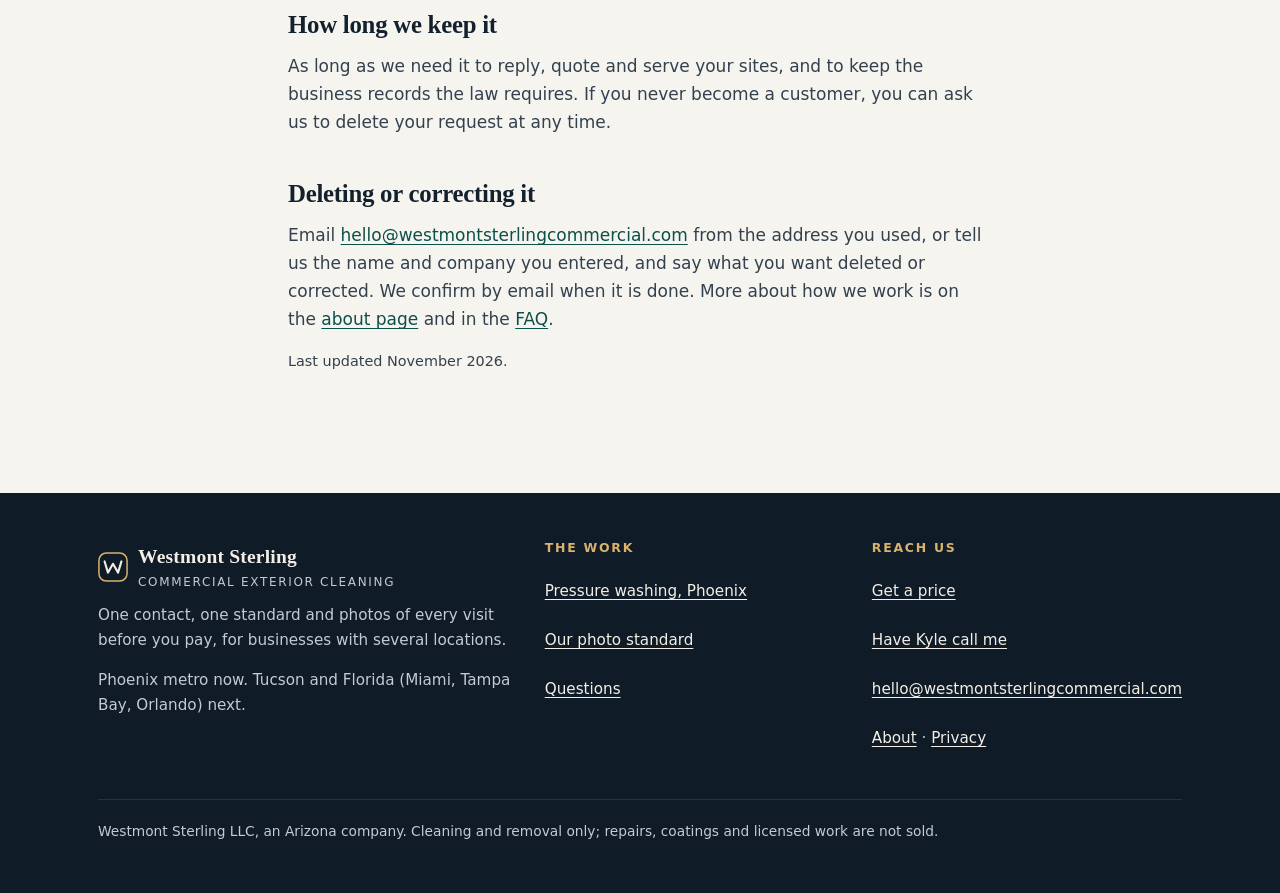
<file: privacy.html>
<!doctype html>
<html lang="en" class="no-js">
<head>
<meta charset="utf-8">
<meta name="viewport" content="width=device-width, initial-scale=1">
<title>Privacy | Phoenix Exterior Cleaning | Westmont Sterling</title>
<meta name="description" content="How Westmont Sterling handles what you type into its Phoenix exterior cleaning request forms: stored by our form host, never sold, no tracking.">
<link rel="canonical" href="https://westmontsterlingcommercial.com/privacy.html">
<meta name="theme-color" content="#0f1b27">
<link rel="stylesheet" href="styles.css">
<script src="site.js" defer></script>
<script type="application/ld+json">{"@context":"https://schema.org","@type":"Organization","name":"Westmont Sterling","legalName":"Westmont Sterling LLC","url":"https://westmontsterlingcommercial.com/","email":"hello@westmontsterlingcommercial.com"}</script>
</head>
<body>
<a class="skip" href="#main">Skip to content</a>
<header class="site-header">
  <div class="wrap">
    <a class="brand" href="index.html"><svg width="32" height="32" viewBox="0 0 32 32" aria-hidden="true" focusable="false"><rect x="1" y="1" width="30" height="30" rx="8" fill="none" stroke="#d9b26e" stroke-width="1.6"/><path d="M7 10l3.6 12L16 12.5 21.4 22 25 10" fill="none" stroke="#f3efe6" stroke-width="2.2" stroke-linecap="round" stroke-linejoin="round"/></svg><span>Westmont Sterling<small>Commercial exterior cleaning</small></span></a>
    <nav class="site-nav" aria-label="Main"><ul><li><a href="pressure-washing-phoenix.html">Pressure washing</a></li><li><a href="standard.html">Our standard</a></li><li><a href="faq.html">FAQ</a></li><li><a href="about.html">About</a></li><li><a href="contact.html">Contact</a></li></ul></nav>
    <a class="btn btn-brass btn-sm header-cta" href="contact.html#quote">Get a price</a>
  </div>
</header>
<main id="main">
<section class="page-hero">
  <div class="wrap">
    <p class="eyebrow">Privacy</p>
    <h1>Privacy</h1>
    <p class="lede">What happens to what you type into our forms. Short version: we keep it to reply to you and to quote your sites, we never sell it, and this site does not track you.</p>
  </div>
</section>

<section class="section">
  <div class="wrap prose">
    <h2>Who we are</h2>
    <p>Westmont Sterling LLC, an Arizona company that sells commercial exterior cleaning in the Phoenix metro. Questions about this page go to <a href="mailto:hello@westmontsterlingcommercial.com">hello@westmontsterlingcommercial.com</a>.</p>

    <h2>What we collect</h2>
    <p>Only what you type into the <a href="contact.html#quote">quote form</a> or the <a href="contact.html#call">call request form</a>, or send us by email: for example your name, company, role, email, phone, your sites' addresses, the services you want, a deadline, an estimate and your notes. Each form also records the address of the page you sent it from, so we know which page you were reading. You choose what to give us; only your name and a way to reach you are needed.</p>

    <h2>Where it is stored</h2>
    <p>Form submissions are stored by our form host, Netlify, Inc., which keeps them so we can read them and reply. Emails you send us are kept in our mailbox.</p>

    <h2>How we use it</h2>
    <p>To reply to you, to prepare and send your quote, and, if you ticked the box that says so, to call or text you about your request. To price your sites we share the site details a local cleaning company needs to quote the work (the address area, the areas to clean and your photos), not your contact details unless a visit is booked. We never sell what you send us, and we do not use it for advertising.</p>

    <h2>No tracking</h2>
    <p>This site has no analytics, no advertising or social-media trackers, no tracking cookies and no third-party fonts or scripts. The only request to another company happens when you press a form's send button, and it goes to our form host. Like any web host, the service that delivers these pages may keep short-lived technical logs (such as IP addresses) for security; we do not use them to identify you.</p>

    <h2>How long we keep it</h2>
    <p>As long as we need it to reply, quote and serve your sites, and to keep the business records the law requires. If you never become a customer, you can ask us to delete your request at any time.</p>

    <h2>Deleting or correcting it</h2>
    <p>Email <a href="mailto:hello@westmontsterlingcommercial.com">hello@westmontsterlingcommercial.com</a> from the address you used, or tell us the name and company you entered, and say what you want deleted or corrected. We confirm by email when it is done. More about how we work is on the <a href="about.html">about page</a> and in the <a href="faq.html">FAQ</a>.</p>

    <p class="fine">Last updated November 2026.</p>
  </div>
</section>
</main>
<footer class="site-footer">
  <div class="wrap">
    <div class="footer-grid">
      <div>
        <a class="brand" href="index.html"><svg width="32" height="32" viewBox="0 0 32 32" aria-hidden="true" focusable="false"><rect x="1" y="1" width="30" height="30" rx="8" fill="none" stroke="#d9b26e" stroke-width="1.6"/><path d="M7 10l3.6 12L16 12.5 21.4 22 25 10" fill="none" stroke="#f3efe6" stroke-width="2.2" stroke-linecap="round" stroke-linejoin="round"/></svg><span>Westmont Sterling<small>Commercial exterior cleaning</small></span></a>
        <p>One contact, one standard and photos of every visit before you pay, for businesses with several locations.</p>
        <p>Phoenix metro now. Tucson and Florida (Miami, Tampa Bay, Orlando) next.</p>
      </div>
      <div>
        <h2>The work</h2>
        <ul>
          <li><a href="pressure-washing-phoenix.html">Pressure washing, Phoenix</a></li>
          <li><a href="standard.html">Our photo standard</a></li>
          <li><a href="faq.html">Questions</a></li>
        </ul>
      </div>
      <div>
        <h2>Reach us</h2>
        <ul>
          <li><a href="contact.html#quote">Get a price</a></li>
          <li><a href="contact.html#call">Have Kyle call me</a></li>
          <li><a href="mailto:hello@westmontsterlingcommercial.com">hello@westmontsterlingcommercial.com</a></li>
          <li><a href="about.html">About</a> · <a href="privacy.html">Privacy</a></li>
        </ul>
      </div>
    </div>
    <p class="footer-legal">Westmont Sterling LLC, an Arizona company. Cleaning and removal only; repairs, coatings and licensed work are not sold.</p>
  </div>
</footer>
</body>
</html>
</file>
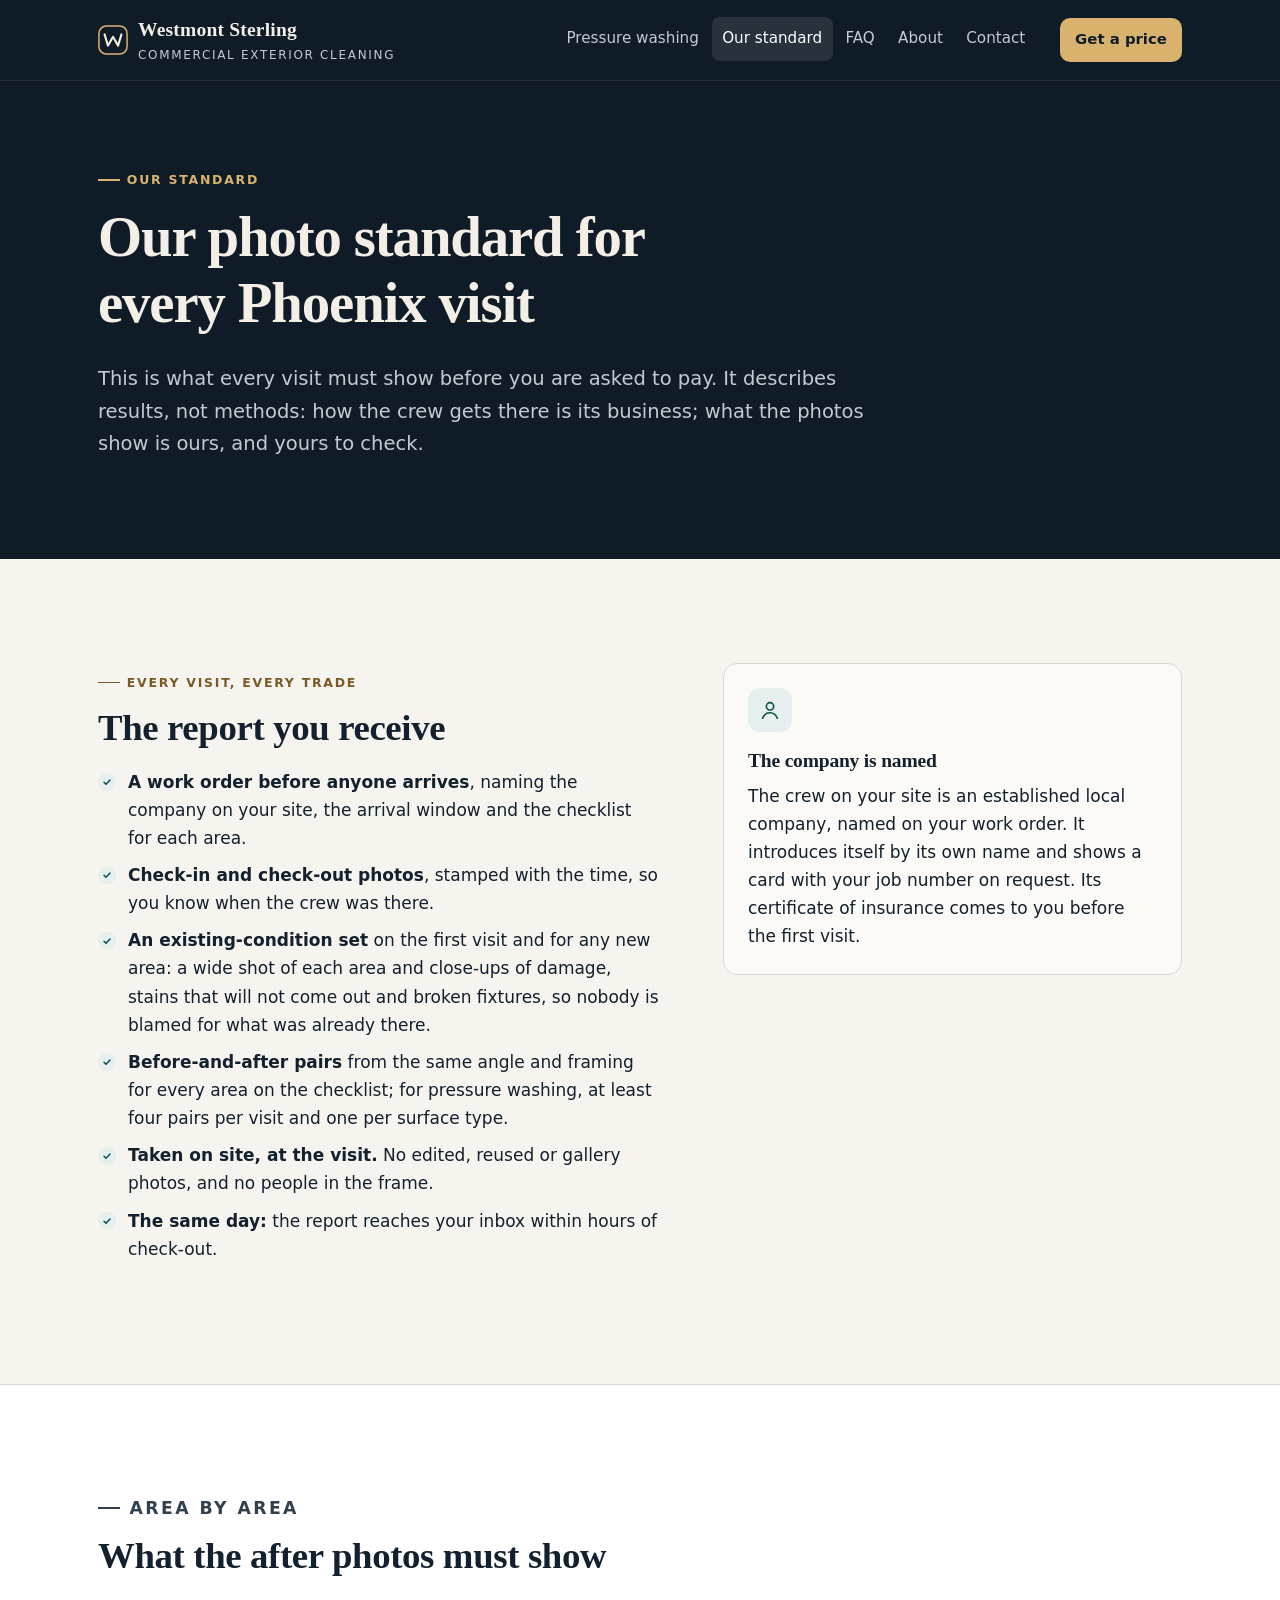
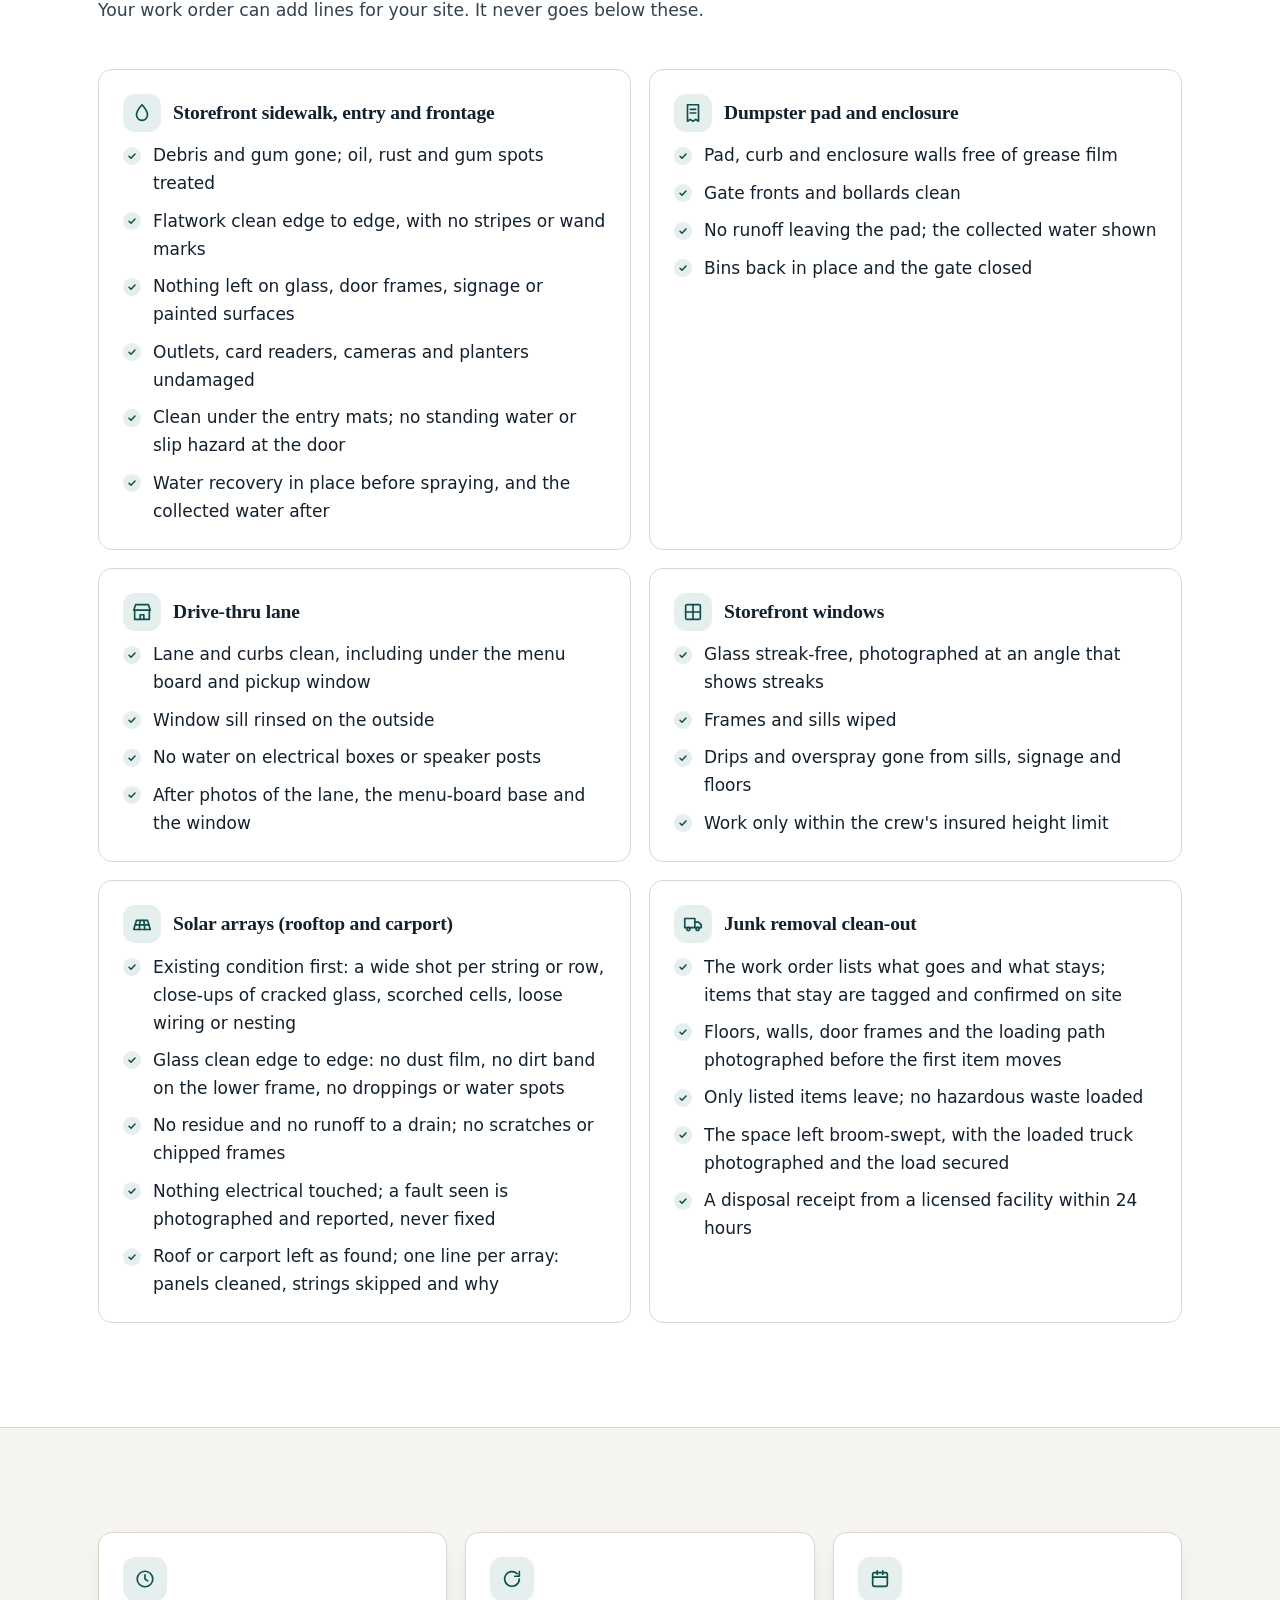
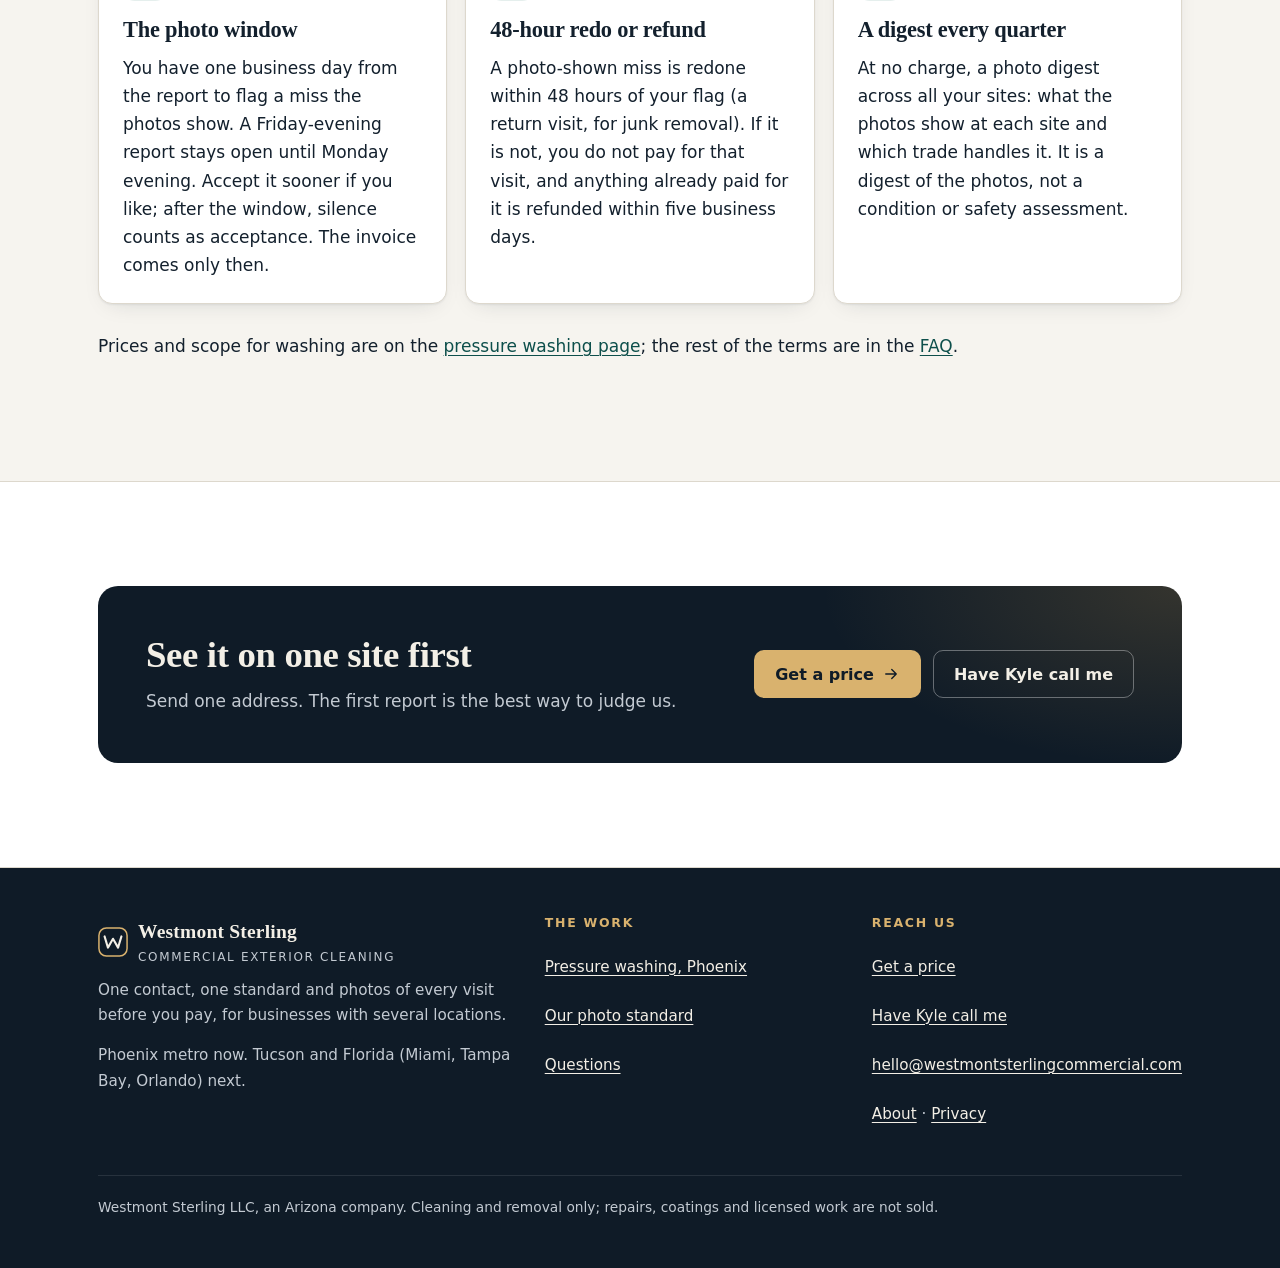
<file: standard.html>
<!doctype html>
<html lang="en" class="no-js">
<head>
<meta charset="utf-8">
<meta name="viewport" content="width=device-width, initial-scale=1">
<title>Photo Standard for Phoenix Cleaning | Westmont Sterling</title>
<meta name="description" content="Our photo standard for Phoenix exterior cleaning: what before-and-after photos must show for each area, the photo window, and the 48-hour redo.">
<link rel="canonical" href="https://westmontsterlingcommercial.com/standard.html">
<meta name="theme-color" content="#0f1b27">
<link rel="stylesheet" href="styles.css">
<script src="site.js" defer></script>
<script type="application/ld+json">{"@context":"https://schema.org","@type":"Organization","name":"Westmont Sterling","legalName":"Westmont Sterling LLC","url":"https://westmontsterlingcommercial.com/","email":"hello@westmontsterlingcommercial.com"}</script>
</head>
<body>
<a class="skip" href="#main">Skip to content</a>
<header class="site-header">
  <div class="wrap">
    <a class="brand" href="index.html"><svg width="32" height="32" viewBox="0 0 32 32" aria-hidden="true" focusable="false"><rect x="1" y="1" width="30" height="30" rx="8" fill="none" stroke="#d9b26e" stroke-width="1.6"/><path d="M7 10l3.6 12L16 12.5 21.4 22 25 10" fill="none" stroke="#f3efe6" stroke-width="2.2" stroke-linecap="round" stroke-linejoin="round"/></svg><span>Westmont Sterling<small>Commercial exterior cleaning</small></span></a>
    <nav class="site-nav" aria-label="Main"><ul><li><a href="pressure-washing-phoenix.html">Pressure washing</a></li><li><a href="standard.html" aria-current="page">Our standard</a></li><li><a href="faq.html">FAQ</a></li><li><a href="about.html">About</a></li><li><a href="contact.html">Contact</a></li></ul></nav>
    <a class="btn btn-brass btn-sm header-cta" href="contact.html#quote">Get a price</a>
  </div>
</header>
<main id="main">
<section class="page-hero">
  <div class="wrap">
    <p class="eyebrow">Our standard</p>
    <h1>Our photo standard for every Phoenix visit</h1>
    <p class="lede">This is what every visit must show before you are asked to pay. It describes results, not methods: how the crew gets there is its business; what the photos show is ours, and yours to check.</p>
  </div>
</section>

<section class="section" aria-labelledby="every">
  <div class="wrap split split-wide">
    <div>
      <p class="eyebrow">Every visit, every trade</p>
      <h2 id="every">The report you receive</h2>
      <ul class="checks">
        <li><strong>A work order before anyone arrives</strong>, naming the company on your site, the arrival window and the checklist for each area.</li>
        <li><strong>Check-in and check-out photos</strong>, stamped with the time, so you know when the crew was there.</li>
        <li><strong>An existing-condition set</strong> on the first visit and for any new area: a wide shot of each area and close-ups of damage, stains that will not come out and broken fixtures, so nobody is blamed for what was already there.</li>
        <li><strong>Before-and-after pairs</strong> from the same angle and framing for every area on the checklist; for pressure washing, at least four pairs per visit and one per surface type.</li>
        <li><strong>Taken on site, at the visit.</strong> No edited, reused or gallery photos, and no people in the frame.</li>
        <li><strong>The same day:</strong> the report reaches your inbox within hours of check-out.</li>
      </ul>
    </div>
    <div class="card card-flat">
      <div class="icon"><svg width="24" height="24" viewBox="0 0 24 24" fill="none" stroke="currentColor" stroke-width="1.8" stroke-linecap="round" stroke-linejoin="round" aria-hidden="true" focusable="false"><circle cx="12" cy="8" r="4"/><path d="M4 21c1.5-4 4.5-6 8-6s6.5 2 8 6"/></svg></div>
      <h3>The company is named</h3>
      <p>The crew on your site is an established local company, named on your work order. It introduces itself by its own name and shows a card with your job number on request. Its certificate of insurance comes to you before the first visit.</p>
    </div>
  </div>
</section>

<section class="section section-alt" aria-labelledby="areas">
  <div class="wrap">
    <div class="section-head">
      <p class="eyebrow">Area by area</p>
      <h2 id="areas">What the after photos must show</h2>
      <p>Your work order can add lines for your site. It never goes below these.</p>
    </div>
    <div class="grid grid-2">
      <div class="area"><h3><span class="icon"><svg width="24" height="24" viewBox="0 0 24 24" fill="none" stroke="currentColor" stroke-width="1.8" stroke-linecap="round" stroke-linejoin="round" aria-hidden="true" focusable="false"><path d="M12 3s6 6.5 6 11a6 6 0 0 1-12 0c0-4.5 6-11 6-11z"/></svg></span>Storefront sidewalk, entry and frontage</h3><ul class="checks"><li>Debris and gum gone; oil, rust and gum spots treated</li><li>Flatwork clean edge to edge, with no stripes or wand marks</li><li>Nothing left on glass, door frames, signage or painted surfaces</li><li>Outlets, card readers, cameras and planters undamaged</li><li>Clean under the entry mats; no standing water or slip hazard at the door</li><li>Water recovery in place before spraying, and the collected water after</li></ul></div>
      <div class="area"><h3><span class="icon"><svg width="24" height="24" viewBox="0 0 24 24" fill="none" stroke="currentColor" stroke-width="1.8" stroke-linecap="round" stroke-linejoin="round" aria-hidden="true" focusable="false"><path d="M6 3h12v18l-3-2-3 2-3-2-3 2z"/><path d="M9 8h6M9 12h6"/></svg></span>Dumpster pad and enclosure</h3><ul class="checks"><li>Pad, curb and enclosure walls free of grease film</li><li>Gate fronts and bollards clean</li><li>No runoff leaving the pad; the collected water shown</li><li>Bins back in place and the gate closed</li></ul></div>
      <div class="area"><h3><span class="icon"><svg width="24" height="24" viewBox="0 0 24 24" fill="none" stroke="currentColor" stroke-width="1.8" stroke-linecap="round" stroke-linejoin="round" aria-hidden="true" focusable="false"><path d="M4 10v10h16V10M3 10l2-6h14l2 6zM10 20v-5h4v5"/></svg></span>Drive-thru lane</h3><ul class="checks"><li>Lane and curbs clean, including under the menu board and pickup window</li><li>Window sill rinsed on the outside</li><li>No water on electrical boxes or speaker posts</li><li>After photos of the lane, the menu-board base and the window</li></ul></div>
      <div class="area"><h3><span class="icon"><svg width="24" height="24" viewBox="0 0 24 24" fill="none" stroke="currentColor" stroke-width="1.8" stroke-linecap="round" stroke-linejoin="round" aria-hidden="true" focusable="false"><rect x="4" y="4" width="16" height="16" rx="1.5"/><path d="M12 4v16M4 12h16"/></svg></span>Storefront windows</h3><ul class="checks"><li>Glass streak-free, photographed at an angle that shows streaks</li><li>Frames and sills wiped</li><li>Drips and overspray gone from sills, signage and floors</li><li>Work only within the crew's insured height limit</li></ul></div>
      <div class="area"><h3><span class="icon"><svg width="24" height="24" viewBox="0 0 24 24" fill="none" stroke="currentColor" stroke-width="1.8" stroke-linecap="round" stroke-linejoin="round" aria-hidden="true" focusable="false"><path d="M3 18l3-10h12l3 10z"/><path d="M4.5 13h15M10 8l-1 10M14 8l1 10"/></svg></span>Solar arrays (rooftop and carport)</h3><ul class="checks"><li>Existing condition first: a wide shot per string or row, close-ups of cracked glass, scorched cells, loose wiring or nesting</li><li>Glass clean edge to edge: no dust film, no dirt band on the lower frame, no droppings or water spots</li><li>No residue and no runoff to a drain; no scratches or chipped frames</li><li>Nothing electrical touched; a fault seen is photographed and reported, never fixed</li><li>Roof or carport left as found; one line per array: panels cleaned, strings skipped and why</li></ul></div>
      <div class="area"><h3><span class="icon"><svg width="24" height="24" viewBox="0 0 24 24" fill="none" stroke="currentColor" stroke-width="1.8" stroke-linecap="round" stroke-linejoin="round" aria-hidden="true" focusable="false"><path d="M3 6h11v10H3zM14 10h4l3 3v3h-7"/><circle cx="7" cy="17.5" r="1.8"/><circle cx="17" cy="17.5" r="1.8"/></svg></span>Junk removal clean-out</h3><ul class="checks"><li>The work order lists what goes and what stays; items that stay are tagged and confirmed on site</li><li>Floors, walls, door frames and the loading path photographed before the first item moves</li><li>Only listed items leave; no hazardous waste loaded</li><li>The space left broom-swept, with the loaded truck photographed and the load secured</li><li>A disposal receipt from a licensed facility within 24 hours</li></ul></div>
    </div>
  </div>
</section>

<section class="section" aria-labelledby="window">
  <div class="wrap">
    <div class="grid grid-3">
      <div class="card"><div class="icon"><svg width="24" height="24" viewBox="0 0 24 24" fill="none" stroke="currentColor" stroke-width="1.8" stroke-linecap="round" stroke-linejoin="round" aria-hidden="true" focusable="false"><circle cx="12" cy="12" r="8.5"/><path d="M12 7.5V12l3 2"/></svg></div><h2 id="window" style="font-size:1.4rem">The photo window</h2><p>You have one business day from the report to flag a miss the photos show. A Friday-evening report stays open until Monday evening. Accept it sooner if you like; after the window, silence counts as acceptance. The invoice comes only then.</p></div>
      <div class="card"><div class="icon"><svg width="24" height="24" viewBox="0 0 24 24" fill="none" stroke="currentColor" stroke-width="1.8" stroke-linecap="round" stroke-linejoin="round" aria-hidden="true" focusable="false"><path d="M20 12a8 8 0 1 1-2.3-5.7M20 4v5h-5"/></svg></div><h2 style="font-size:1.4rem">48-hour redo or refund</h2><p>A photo-shown miss is redone within 48 hours of your flag (a return visit, for junk removal). If it is not, you do not pay for that visit, and anything already paid for it is refunded within five business days.</p></div>
      <div class="card"><div class="icon"><svg width="24" height="24" viewBox="0 0 24 24" fill="none" stroke="currentColor" stroke-width="1.8" stroke-linecap="round" stroke-linejoin="round" aria-hidden="true" focusable="false"><rect x="4" y="5" width="16" height="15" rx="2"/><path d="M4 10h16M9 3v4M15 3v4"/></svg></div><h2 style="font-size:1.4rem">A digest every quarter</h2><p>At no charge, a photo digest across all your sites: what the photos show at each site and which trade handles it. It is a digest of the photos, not a condition or safety assessment.</p></div>
    </div>
    <p style="margin-top:28px">Prices and scope for washing are on the <a href="pressure-washing-phoenix.html">pressure washing page</a>; the rest of the terms are in the <a href="faq.html#terms">FAQ</a>.</p>
  </div>
</section>

<section class="section section-alt">
  <div class="wrap">
    <div class="cta-band">
      <div><h2>See it on one site first</h2><p>Send one address. The first report is the best way to judge us.</p></div>
      <div class="actions"><a class="btn btn-brass" href="contact.html#quote">Get a price <svg width="24" height="24" viewBox="0 0 24 24" fill="none" stroke="currentColor" stroke-width="1.8" stroke-linecap="round" stroke-linejoin="round" aria-hidden="true" focusable="false"><path d="M5 12h14M13 6l6 6-6 6"/></svg></a><a class="btn btn-ghost" href="contact.html#call">Have Kyle call me</a></div>
    </div>
  </div>
</section>
</main>
<footer class="site-footer">
  <div class="wrap">
    <div class="footer-grid">
      <div>
        <a class="brand" href="index.html"><svg width="32" height="32" viewBox="0 0 32 32" aria-hidden="true" focusable="false"><rect x="1" y="1" width="30" height="30" rx="8" fill="none" stroke="#d9b26e" stroke-width="1.6"/><path d="M7 10l3.6 12L16 12.5 21.4 22 25 10" fill="none" stroke="#f3efe6" stroke-width="2.2" stroke-linecap="round" stroke-linejoin="round"/></svg><span>Westmont Sterling<small>Commercial exterior cleaning</small></span></a>
        <p>One contact, one standard and photos of every visit before you pay, for businesses with several locations.</p>
        <p>Phoenix metro now. Tucson and Florida (Miami, Tampa Bay, Orlando) next.</p>
      </div>
      <div>
        <h2>The work</h2>
        <ul>
          <li><a href="pressure-washing-phoenix.html">Pressure washing, Phoenix</a></li>
          <li><a href="standard.html">Our photo standard</a></li>
          <li><a href="faq.html">Questions</a></li>
        </ul>
      </div>
      <div>
        <h2>Reach us</h2>
        <ul>
          <li><a href="contact.html#quote">Get a price</a></li>
          <li><a href="contact.html#call">Have Kyle call me</a></li>
          <li><a href="mailto:hello@westmontsterlingcommercial.com">hello@westmontsterlingcommercial.com</a></li>
          <li><a href="about.html">About</a> · <a href="privacy.html">Privacy</a></li>
        </ul>
      </div>
    </div>
    <p class="footer-legal">Westmont Sterling LLC, an Arizona company. Cleaning and removal only; repairs, coatings and licensed work are not sold.</p>
  </div>
</footer>
</body>
</html>
</file>
<file: styles.css>
/* Westmont Sterling: commercial exterior cleaning. One stylesheet, no external fonts or assets. */

:root {
  --bg: #f6f4ef;
  --surface: #ffffff;
  --surface-2: #fbfaf7;
  --ink: #13202d;
  --ink-2: #33414f;
  --muted: #56616d;
  --line: #ddd8cd;
  --line-strong: #c9c2b4;
  --brand: #0d4f4b;
  --brand-hover: #093b38;
  --brand-tint: #e5efed;
  --brass: #b98d47;
  --brass-ink: #7a5a24;
  --night: #0f1b27;
  --night-2: #172636;
  --on-night: #f3efe6;
  --on-night-2: #c3cad2;
  --focus: #b5651d;
  --danger: #a3261b;
  --radius: 14px;
  --radius-sm: 9px;
  --shadow: 0 1px 2px rgba(19, 32, 45, .06), 0 8px 24px -12px rgba(19, 32, 45, .18);
  --serif: "Iowan Old Style", "Palatino Linotype", Palatino, "Book Antiqua", Georgia, serif;
  --sans: system-ui, -apple-system, "Segoe UI", Roboto, "Helvetica Neue", Arial, sans-serif;
  color-scheme: light;
}

*, *::before, *::after { box-sizing: border-box; }
html { -webkit-text-size-adjust: 100%; text-size-adjust: 100%; scroll-behavior: smooth; }
@media (prefers-reduced-motion: reduce) { html { scroll-behavior: auto; } * { transition: none !important; } }
body {
  margin: 0;
  background: var(--bg);
  color: var(--ink);
  font: 400 1.0625rem/1.65 var(--sans);
  overflow-x: hidden;
}
img, svg { max-width: 100%; }
a { color: var(--brand); text-underline-offset: .18em; text-decoration-thickness: 1px; }
a:hover { color: var(--brand-hover); text-decoration-thickness: 2px; }
:focus-visible { outline: 3px solid var(--focus); outline-offset: 3px; border-radius: 4px; }
[hidden] { display: none !important; }

h1, h2, h3 { font-family: var(--serif); font-weight: 600; line-height: 1.15; letter-spacing: -.01em; margin: 0 0 .5em; color: var(--ink); }
h1 { font-size: clamp(2.1rem, 6vw, 3.55rem); letter-spacing: -.02em; }
h2 { font-size: clamp(1.6rem, 3.6vw, 2.3rem); }
h3 { font-size: 1.22rem; line-height: 1.3; }
p { margin: 0 0 1em; }
ul, ol { margin: 0 0 1em; padding-left: 1.25em; }
li + li { margin-top: .35em; }
strong { font-weight: 650; }

.wrap { width: 100%; max-width: 1140px; margin-inline: auto; padding-inline: 16px; }
@media (min-width: 720px) { .wrap { padding-inline: 28px; } }

.skip { position: absolute; left: 12px; top: -60px; z-index: 50; background: var(--ink); color: #fff; padding: .6em 1em; border-radius: var(--radius-sm); text-decoration: none; }
.skip:focus { top: 12px; color: #fff; }

.visually-hidden { position: absolute !important; width: 1px; height: 1px; padding: 0; margin: -1px; overflow: hidden; clip: rect(0 0 0 0); white-space: nowrap; border: 0; }

/* Header */
.site-header { background: var(--night); color: var(--on-night); border-bottom: 1px solid rgba(255, 255, 255, .08); }
.site-header .wrap { display: flex; flex-wrap: wrap; align-items: center; gap: 10px 24px; padding-block: 14px; }
.brand { display: inline-flex; align-items: center; gap: 10px; color: var(--on-night); text-decoration: none; font-family: var(--serif); font-size: 1.22rem; font-weight: 600; letter-spacing: .01em; margin-right: auto; }
.brand:hover { color: #fff; }
.brand svg { width: 30px; height: 30px; flex: none; }
.brand small { display: block; font-family: var(--sans); font-size: .75rem; font-weight: 500; letter-spacing: .14em; text-transform: uppercase; color: var(--on-night-2); }
.site-nav { order: 3; width: 100%; overflow-x: auto; scrollbar-width: none; margin-inline: -4px; }
.site-nav::-webkit-scrollbar { display: none; }
.site-nav ul { display: flex; gap: 2px; list-style: none; margin: 0; padding: 0 0 2px; white-space: nowrap; }
.site-nav li + li { margin-top: 0; }
.site-nav a { display: flex; align-items: center; min-height: 44px; padding: .45em .7em; border-radius: 8px; color: var(--on-night-2); text-decoration: none; font-size: .95rem; }
.site-nav a:focus-visible { outline-offset: -3px; }
.site-nav a:hover { color: #fff; background: rgba(255, 255, 255, .07); }
.site-nav a[aria-current="page"] { color: #fff; background: rgba(255, 255, 255, .1); }
.header-cta { order: 2; }
@media (min-width: 900px) {
  .site-nav { order: 2; width: auto; margin: 0; overflow: visible; }
  .header-cta { order: 3; }
}

/* Buttons */
.btn { display: inline-flex; align-items: center; justify-content: center; gap: .5em; min-height: 48px; padding: .7em 1.25em; border-radius: 10px; border: 1.5px solid transparent; font: 600 1rem/1.2 var(--sans); text-decoration: none; cursor: pointer; transition: background .15s, border-color .15s, color .15s, transform .15s; }
.btn svg { width: 18px; height: 18px; }
.btn-primary { background: var(--brand); color: #fff; }
.btn-primary:hover { background: var(--brand-hover); color: #fff; }
.btn-brass { background: #d9b26e; color: var(--night); }
.btn-brass:hover { background: #e6c48a; color: var(--night); }
.btn-ghost { background: transparent; color: var(--ink); border-color: var(--line-strong); }
.btn-ghost:hover { border-color: var(--ink); color: var(--ink); }
.on-night .btn-ghost { color: var(--on-night); border-color: rgba(255, 255, 255, .35); }
.on-night .btn-ghost:hover { border-color: #fff; color: #fff; }
.btn-sm { min-height: 44px; padding: .5em .95em; font-size: .93rem; }
.btn[disabled] { opacity: .6; cursor: not-allowed; }
.actions { display: flex; flex-wrap: wrap; gap: 12px; margin-top: 1.6rem; }
.link-btn { background: none; border: 0; padding: 0; color: var(--brand); font: inherit; text-decoration: underline; text-underline-offset: .18em; cursor: pointer; }

/* Sections */
.section { padding-block: clamp(56px, 9vw, 104px); }
.section-tight { padding-block: clamp(40px, 6vw, 72px); }
.section-alt { background: var(--surface); border-block: 1px solid var(--line); }
.on-night { background: var(--night); color: var(--on-night); }
.on-night h1, .on-night h2, .on-night h3 { color: var(--on-night); }
.on-night a { color: #e6c48a; }
.on-night a.btn-brass { color: var(--night); }
.eyebrow { display: inline-flex; align-items: center; gap: .55em; margin: 0 0 1rem; font: 600 .78rem/1.3 var(--sans); letter-spacing: .14em; text-transform: uppercase; color: var(--brass-ink); }
.eyebrow::before { content: ""; width: 22px; height: 1.5px; background: currentColor; }
.on-night .eyebrow { color: #d9b26e; }
.section-head { max-width: 720px; margin-bottom: clamp(28px, 4vw, 44px); }
.section-head p { color: var(--ink-2); font-size: 1.08rem; }
.lede { font-size: clamp(1.08rem, 2.2vw, 1.22rem); color: var(--ink-2); max-width: 64ch; }
.on-night .lede { color: var(--on-night-2); }
.fine { font-size: .9rem; color: var(--muted); }
.on-night .fine { color: var(--on-night-2); }

/* Hero */
.hero { position: relative; overflow: hidden; background:
  radial-gradient(900px 420px at 85% -10%, rgba(185, 141, 71, .20), transparent 60%),
  radial-gradient(700px 500px at -10% 110%, rgba(13, 79, 75, .45), transparent 60%),
  var(--night); }
.hero .wrap { display: grid; gap: 40px; padding-block: clamp(48px, 8vw, 96px); }
.hero h1 { max-width: 18ch; font-size: clamp(2.1rem, 5.2vw, 3.4rem); }
.hero h1 span { display: block; color: #e6c48a; }
.hero-note { display: flex; align-items: center; gap: .6em; margin-top: 1.1rem; font-size: .93rem; color: var(--on-night-2); }
.hero-note svg { width: 18px; height: 18px; color: #d9b26e; flex: none; }
@media (min-width: 960px) {
  .hero .wrap { grid-template-columns: 1.25fr .9fr; align-items: center; gap: 56px; }
}
.page-hero { background: var(--night); color: var(--on-night); }
.page-hero .wrap { padding-block: clamp(44px, 7vw, 80px); }
.page-hero h1 { max-width: 20ch; color: var(--on-night); }
.page-hero .lede { color: var(--on-night-2); }

/* Report card (hero illustration of what arrives after a visit) */
.report { background: var(--surface); color: var(--ink); border-radius: 18px; padding: 22px; box-shadow: 0 30px 60px -30px rgba(0, 0, 0, .6); border: 1px solid rgba(255, 255, 255, .6); }
.report-head { display: flex; justify-content: space-between; align-items: baseline; gap: 12px; padding-bottom: 14px; border-bottom: 1px solid var(--line); }
.report-head strong { font-family: var(--serif); font-size: 1.12rem; }
.report-head span { font-size: .78rem; letter-spacing: .1em; text-transform: uppercase; color: var(--muted); }
.ba { display: grid; grid-template-columns: 1fr 1fr; gap: 10px; margin: 16px 0; }
.ba figure { margin: 0; }
.ba svg { display: block; width: 100%; height: auto; border-radius: 10px; }
.ba figcaption { font-size: .78rem; letter-spacing: .08em; text-transform: uppercase; color: var(--muted); margin-top: 6px; }
.report ol { list-style: none; padding: 0; margin: 0; counter-reset: r; }
.report li { display: grid; grid-template-columns: 26px 1fr; gap: 10px; align-items: start; padding: 9px 0; border-top: 1px dashed var(--line); margin: 0; font-size: .95rem; }
.report li:first-child { border-top: 0; }
.report li::before { counter-increment: r; content: counter(r); display: grid; place-items: center; width: 24px; height: 24px; border-radius: 50%; background: var(--brand-tint); color: var(--brand); font-size: .78rem; font-weight: 700; }
.report li b { display: block; font-weight: 650; }
.report li span { color: var(--muted); font-size: .9rem; }

/* Grids and cards */
.grid { display: grid; gap: 18px; }
@media (min-width: 640px) { .grid-2, .grid-4 { grid-template-columns: repeat(2, 1fr); } .grid-3 { grid-template-columns: repeat(2, 1fr); } }
@media (min-width: 980px) { .grid-3 { grid-template-columns: repeat(3, 1fr); } .grid-4 { grid-template-columns: repeat(4, 1fr); } }
.card { background: var(--surface); border: 1px solid var(--line); border-radius: var(--radius); padding: 24px; box-shadow: var(--shadow); }
.card h3 { margin-bottom: .4em; }
.card p:last-child, .card ul:last-child { margin-bottom: 0; }
.card-flat { box-shadow: none; background: var(--surface-2); }
.icon { display: grid; place-items: center; width: 44px; height: 44px; border-radius: 12px; background: var(--brand-tint); color: var(--brand); margin-bottom: 16px; }
.icon svg { width: 22px; height: 22px; }
.on-night .icon { background: rgba(217, 178, 110, .14); color: #e6c48a; }
.on-night .card { background: var(--night-2); border-color: rgba(255, 255, 255, .09); box-shadow: none; }
.on-night .card p { color: var(--on-night-2); }
.tag { display: inline-block; font-size: .74rem; font-weight: 650; letter-spacing: .1em; text-transform: uppercase; color: var(--brass-ink); background: #f4ecdd; border-radius: 999px; padding: .25em .7em; margin-bottom: 12px; }
.price-note { margin-top: 14px; padding-top: 12px; border-top: 1px solid var(--line); font-size: .92rem; color: var(--ink-2); }

/* Split feature */
.split { display: grid; gap: 32px; align-items: start; }
@media (min-width: 900px) { .split { grid-template-columns: 1fr 1fr; gap: 64px; } .split-wide { grid-template-columns: 1.1fr .9fr; } }
.callout { border-left: 3px solid var(--brass); padding: 4px 0 4px 18px; margin: 1.4em 0; font-size: 1.05rem; }
.callout p:last-child { margin: 0; }

/* Steps */
.steps { list-style: none; padding: 0; margin: 0; display: grid; gap: 18px; counter-reset: s; }
@media (min-width: 860px) { .steps { grid-template-columns: repeat(3, 1fr); } }
.steps li { margin: 0; position: relative; background: var(--surface); border: 1px solid var(--line); border-radius: var(--radius); padding: 24px 24px 22px; }
.steps li::before { counter-increment: s; content: "0" counter(s); display: block; font-family: var(--serif); font-size: 2.1rem; line-height: 1; color: var(--brass); margin-bottom: 14px; }
.steps h3 { margin-bottom: .35em; }
.steps p { margin: 0; color: var(--ink-2); }

/* Promises */
.promises { list-style: none; padding: 0; margin: 0; display: grid; gap: 0; border-top: 1px solid rgba(255, 255, 255, .12); }
.promises li { display: grid; gap: 6px 28px; padding: 24px 0; border-bottom: 1px solid rgba(255, 255, 255, .12); margin: 0; }
@media (min-width: 860px) { .promises li { grid-template-columns: 64px 1fr 1.6fr; align-items: baseline; } }
.promises .num { font-family: var(--serif); font-size: 1.6rem; color: #d9b26e; }
.promises h3 { margin: 0; font-size: 1.3rem; }
.promises p { margin: 0; color: var(--on-night-2); }

/* Lists */
.checks { list-style: none; padding: 0; margin: 0 0 1em; }
.checks li { position: relative; padding-left: 30px; }
.checks li + li { margin-top: .55em; }
.checks li::before { content: ""; position: absolute; left: 0; top: .32em; width: 18px; height: 18px; border-radius: 50%; background: var(--brand-tint) url("data:image/svg+xml,%3Csvg xmlns='http://www.w3.org/2000/svg' viewBox='0 0 24 24' fill='none' stroke='%230d4f4b' stroke-width='3' stroke-linecap='round' stroke-linejoin='round'%3E%3Cpath d='M6 12.5l4 4L18 8'/%3E%3C/svg%3E") center / 12px no-repeat; }
.crosses li::before { background: #f6e7e4 url("data:image/svg+xml,%3Csvg xmlns='http://www.w3.org/2000/svg' viewBox='0 0 24 24' fill='none' stroke='%23a3261b' stroke-width='3' stroke-linecap='round'%3E%3Cpath d='M7 7l10 10M17 7L7 17'/%3E%3C/svg%3E") center / 11px no-repeat; }

/* Tables */
.table-wrap { overflow-x: auto; border: 1px solid var(--line); border-radius: var(--radius); background: var(--surface); }
table { width: 100%; border-collapse: collapse; font-size: .98rem; }
caption { text-align: left; padding: 14px 18px 0; font-weight: 650; }
th, td { text-align: left; padding: 12px 18px; border-bottom: 1px solid var(--line); vertical-align: top; }
th { font-weight: 650; }
thead th { font-size: .8rem; letter-spacing: .08em; text-transform: uppercase; color: var(--muted); }
tbody tr:last-child th, tbody tr:last-child td { border-bottom: 0; }
td.num { white-space: nowrap; font-variant-numeric: tabular-nums; }

/* Estimator */
.estimator-card { background: var(--surface); border: 1px solid var(--line); border-radius: 18px; box-shadow: var(--shadow); overflow: hidden; }
.estimator-grid { display: grid; }
@media (min-width: 900px) { .estimator-grid { grid-template-columns: 1.1fr .9fr; } }
.estimator-inputs { padding: 26px; display: grid; gap: 16px; }
@media (min-width: 560px) { .estimator-inputs { grid-template-columns: 1fr 1fr; } }
.estimator-result { padding: 26px; background: var(--night); color: var(--on-night); display: flex; flex-direction: column; gap: 12px; }
.estimator-result .label { font-size: .78rem; letter-spacing: .12em; text-transform: uppercase; color: #d9b26e; margin: 0; }
.estimator-result output { display: block; font-family: var(--serif); font-size: clamp(1.9rem, 5vw, 2.6rem); line-height: 1.1; color: #fff; }
.estimator-result .per { color: var(--on-night-2); margin: 0; }
.estimator-result .fine { margin: 0; }
.estimator-result .btn { align-self: flex-start; margin-top: auto; }
.rates { display: flex; flex-wrap: wrap; gap: 8px; padding: 20px 26px 24px; margin: 0; list-style: none; }
.rates li { margin: 0; font-size: .86rem; background: var(--surface-2); border: 1px solid var(--line); border-radius: 999px; padding: .3em .8em; color: var(--ink-2); }

/* Forms */
.form-card { background: var(--surface); border: 1px solid var(--line); border-radius: 18px; padding: clamp(20px, 4vw, 32px); box-shadow: var(--shadow); }
.form-card h2, .form-card h3 { font-size: 1.4rem; }
.fields { display: grid; gap: 16px; }
@media (min-width: 620px) { .fields-2 { grid-template-columns: 1fr 1fr; } }
.field { display: grid; gap: 6px; min-width: 0; }
label, legend { font-weight: 600; font-size: .95rem; color: var(--ink); }
.opt { font-weight: 400; color: var(--muted); }
input[type="text"], input[type="email"], input[type="tel"], input[type="number"], input[type="date"], select, textarea {
  width: 100%; min-height: 48px; padding: .65em .8em; border: 1.5px solid #8a8170; border-radius: 10px; background: #fff; color: var(--ink); font: inherit; font-size: 1rem;
}
textarea { min-height: 96px; resize: vertical; line-height: 1.5; }
input:hover, select:hover, textarea:hover { border-color: #6f6758; }
input:focus-visible, select:focus-visible, textarea:focus-visible { outline: 3px solid var(--focus); outline-offset: 1px; border-color: var(--ink); }
fieldset { border: 1px solid var(--line); border-radius: 12px; padding: 14px 16px 16px; margin: 0; min-width: 0; }
legend { padding: 0 6px; }
.check-grid { display: grid; gap: 10px; margin-top: 6px; }
@media (min-width: 520px) { .check-grid { grid-template-columns: 1fr 1fr; } }
.check { display: flex; gap: 10px; align-items: flex-start; padding-block: 10px; font-weight: 500; cursor: pointer; }
.check input { width: 20px; height: 20px; margin: .15em 0 0; flex: none; accent-color: var(--brand); }
.hint { font-size: .88rem; color: var(--muted); margin: -4px 0 0; }
.form-error { color: var(--danger); font-weight: 600; background: #fbeeec; border-radius: 10px; padding: .6em .9em; margin: 0; }
.form-actions { display: flex; flex-wrap: wrap; align-items: center; gap: 12px 18px; }
.hp { position: absolute !important; left: -10000px; width: 1px; height: 1px; overflow: hidden; }
.form-done { background: var(--brand-tint); border: 1px solid #bfd6d2; border-radius: 14px; padding: 22px; }
.form-done p { margin: 0 0 .6em; font-size: 1.08rem; }
.form-done p:last-child { margin: 0; font-size: 1rem; }
.forms-layout { display: grid; gap: 24px; align-items: start; }
@media (min-width: 980px) { .forms-layout { grid-template-columns: 1.45fr 1fr; } }
.contact-line { display: flex; align-items: center; gap: 10px; margin-top: 18px; }
.contact-line svg { width: 20px; height: 20px; color: var(--brand); flex: none; }

/* Trust block */
.trust { display: grid; gap: 0; margin: 0; border-top: 1px solid var(--line); }
.trust div { display: grid; gap: 4px 24px; padding: 16px 0; border-bottom: 1px solid var(--line); }
@media (min-width: 720px) { .trust div { grid-template-columns: 180px 1fr; } }
.trust dt { font-weight: 650; }
.trust dd { margin: 0; color: var(--ink-2); }

/* FAQ */
.faq { display: grid; gap: 12px; }
.faq details { background: var(--surface); border: 1px solid var(--line); border-radius: 12px; }
.faq summary { cursor: pointer; list-style: none; padding: 18px 52px 18px 20px; position: relative; font-weight: 650; font-size: 1.04rem; }
.faq summary::-webkit-details-marker { display: none; }
.faq summary::after { content: ""; position: absolute; right: 20px; top: 50%; width: 10px; height: 10px; border-right: 2px solid var(--brand); border-bottom: 2px solid var(--brand); transform: translateY(-70%) rotate(45deg); transition: transform .2s; }
.faq details[open] summary::after { transform: translateY(-30%) rotate(-135deg); }
.faq details > div { padding: 0 20px 18px; color: var(--ink-2); }
.faq details > div p:last-child { margin: 0; }
.faq-group + .faq-group { margin-top: 40px; }
.faq-group h2 { font-size: 1.45rem; margin-bottom: 16px; }

/* Prose pages */
.prose { max-width: 760px; }
.prose h2 { font-size: 1.55rem; margin-top: 1.8em; }
.prose h2:first-child { margin-top: 0; }
.prose p, .prose li { color: var(--ink-2); }

/* Standard areas */
.area { background: var(--surface); border: 1px solid var(--line); border-radius: var(--radius); padding: 24px; }
.area h3 { display: flex; align-items: center; gap: 12px; }
.area h3 .icon { margin: 0; width: 38px; height: 38px; }
.area ul { margin-bottom: 0; }

/* CTA band */
.cta-band { background: var(--night); color: var(--on-night); border-radius: 20px; padding: clamp(28px, 5vw, 48px); display: grid; gap: 20px; align-items: center; background-image: radial-gradient(600px 300px at 100% 0, rgba(185, 141, 71, .22), transparent 60%); }
.cta-band h2 { color: var(--on-night); margin-bottom: .3em; }
.cta-band p { color: var(--on-night-2); margin: 0; }
.cta-band .actions { margin-top: 0; }
.cta-band .btn-ghost { color: var(--on-night); border-color: rgba(255, 255, 255, .35); }
.cta-band .btn-ghost:hover { border-color: #fff; color: #fff; }
.cta-band a:not(.btn) { color: #e6c48a; }
@media (min-width: 900px) { .cta-band { grid-template-columns: 1.4fr auto; } }

/* Footer */
.site-footer { background: var(--night); color: var(--on-night-2); padding-block: 48px 36px; font-size: .95rem; }
.site-footer a { color: var(--on-night); }
.site-footer a:hover { color: #fff; }
.footer-grid { display: grid; gap: 28px; }
@media (min-width: 760px) { .footer-grid { grid-template-columns: 1.4fr 1fr 1fr; } }
.site-footer h2 { font-family: var(--sans); font-size: .78rem; letter-spacing: .14em; text-transform: uppercase; color: #d9b26e; margin-bottom: 12px; }
.site-footer ul { list-style: none; padding: 0; margin: 0; }
.site-footer li + li { margin-top: 0; }
.site-footer li a { display: inline-block; padding-block: 12px; }
.site-footer .brand { margin-bottom: 10px; }
.footer-legal { margin-top: 36px; padding-top: 20px; border-top: 1px solid rgba(255, 255, 255, .1); font-size: .86rem; }

/* No-JS: estimator needs the script; the bands table shows instead */
.no-js .js-only { display: none !important; }
.js .nojs-only { display: none !important; }

/* Small-screen refinements */
.forms-layout > *, .form-card, .fields > *, .split > *, .grid > * { min-width: 0; }
@media (max-width: 479px) {
  .site-header .brand small { display: none; }
  .site-header .wrap { gap: 8px 12px; padding-block: 12px 8px; }
}
@media (max-width: 899px) {
  .site-nav { -webkit-mask-image: linear-gradient(to right, #000 82%, transparent); mask-image: linear-gradient(to right, #000 82%, transparent); padding-right: 24px; }
}
.estimator-result .fine { color: var(--on-night-2); }
.form-card .fine a, .fine a { color: inherit; }
.page-hero .eyebrow { color: #d9b26e; }
.page-hero a:not(.btn) { color: #e6c48a; }
.page-hero .btn-ghost { color: var(--on-night); border-color: rgba(255, 255, 255, .35); }
.page-hero .btn-ghost:hover { border-color: #fff; color: #fff; }
</file>
